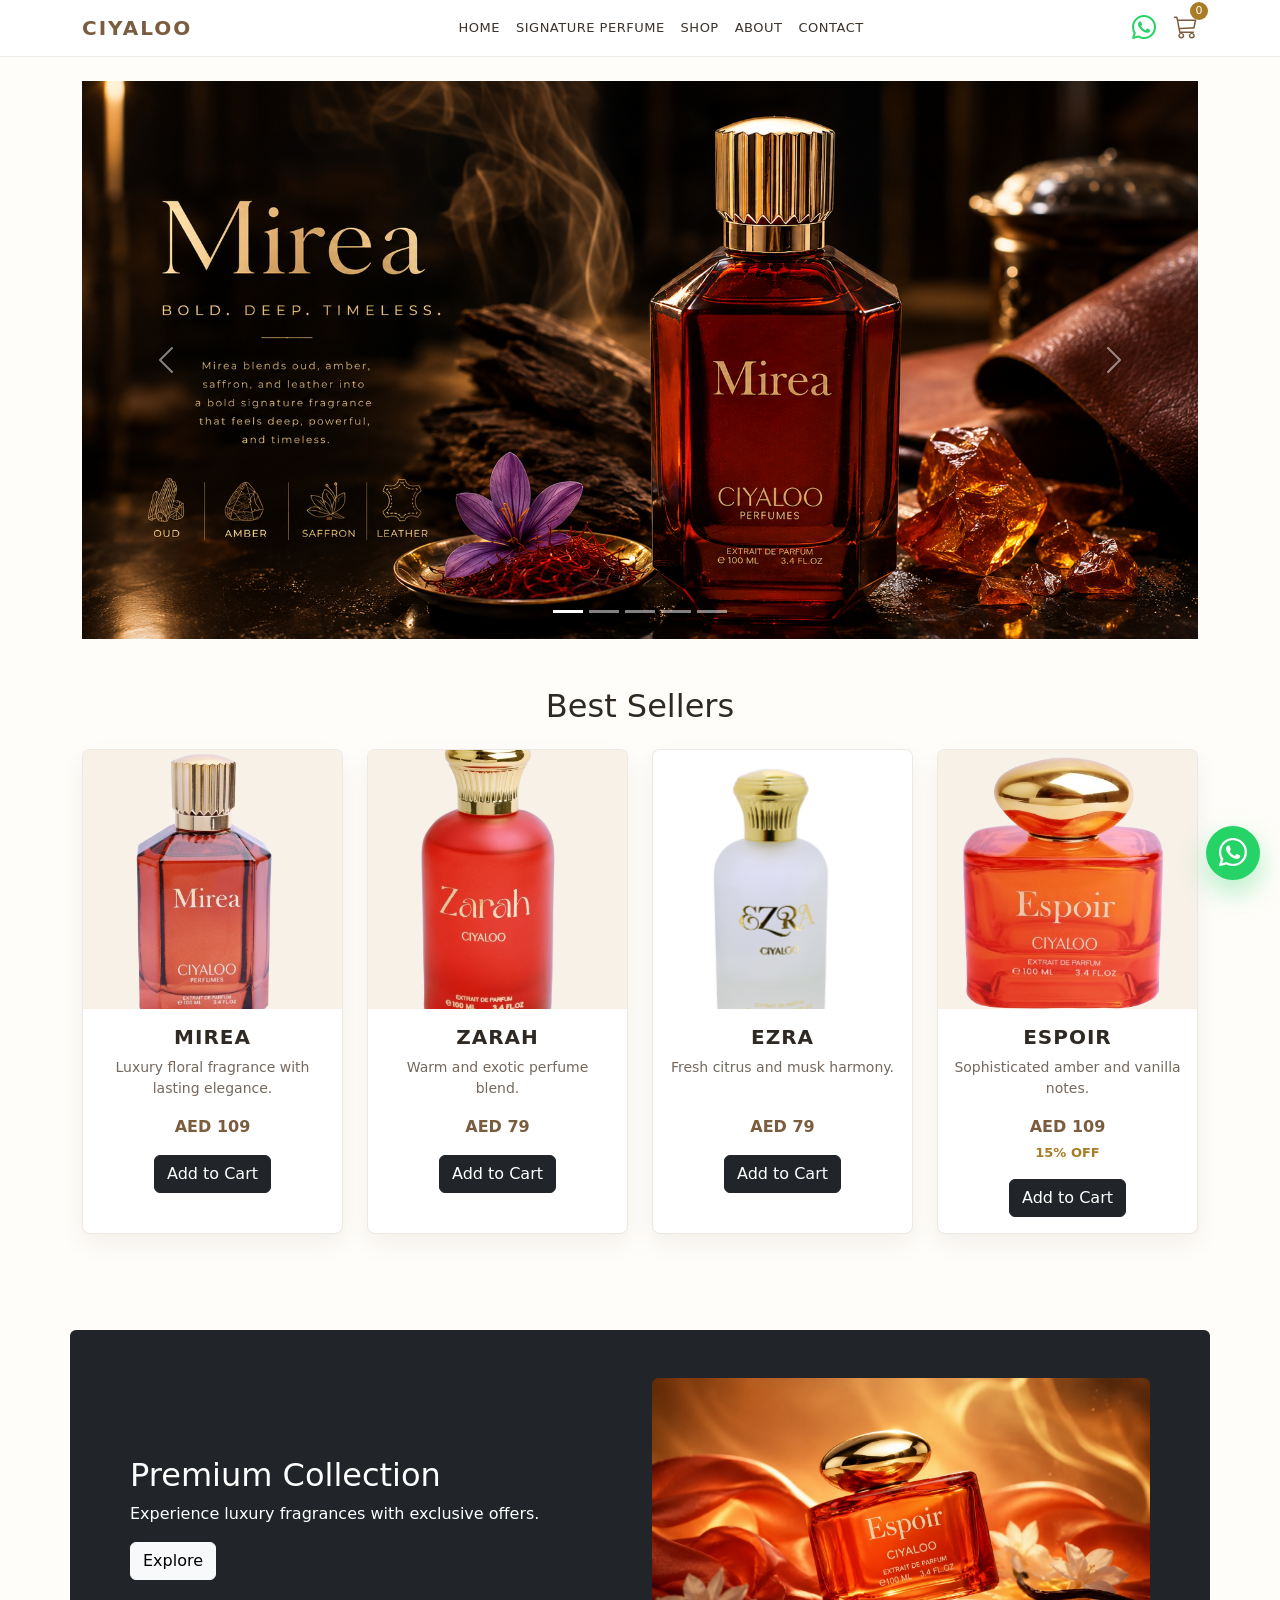
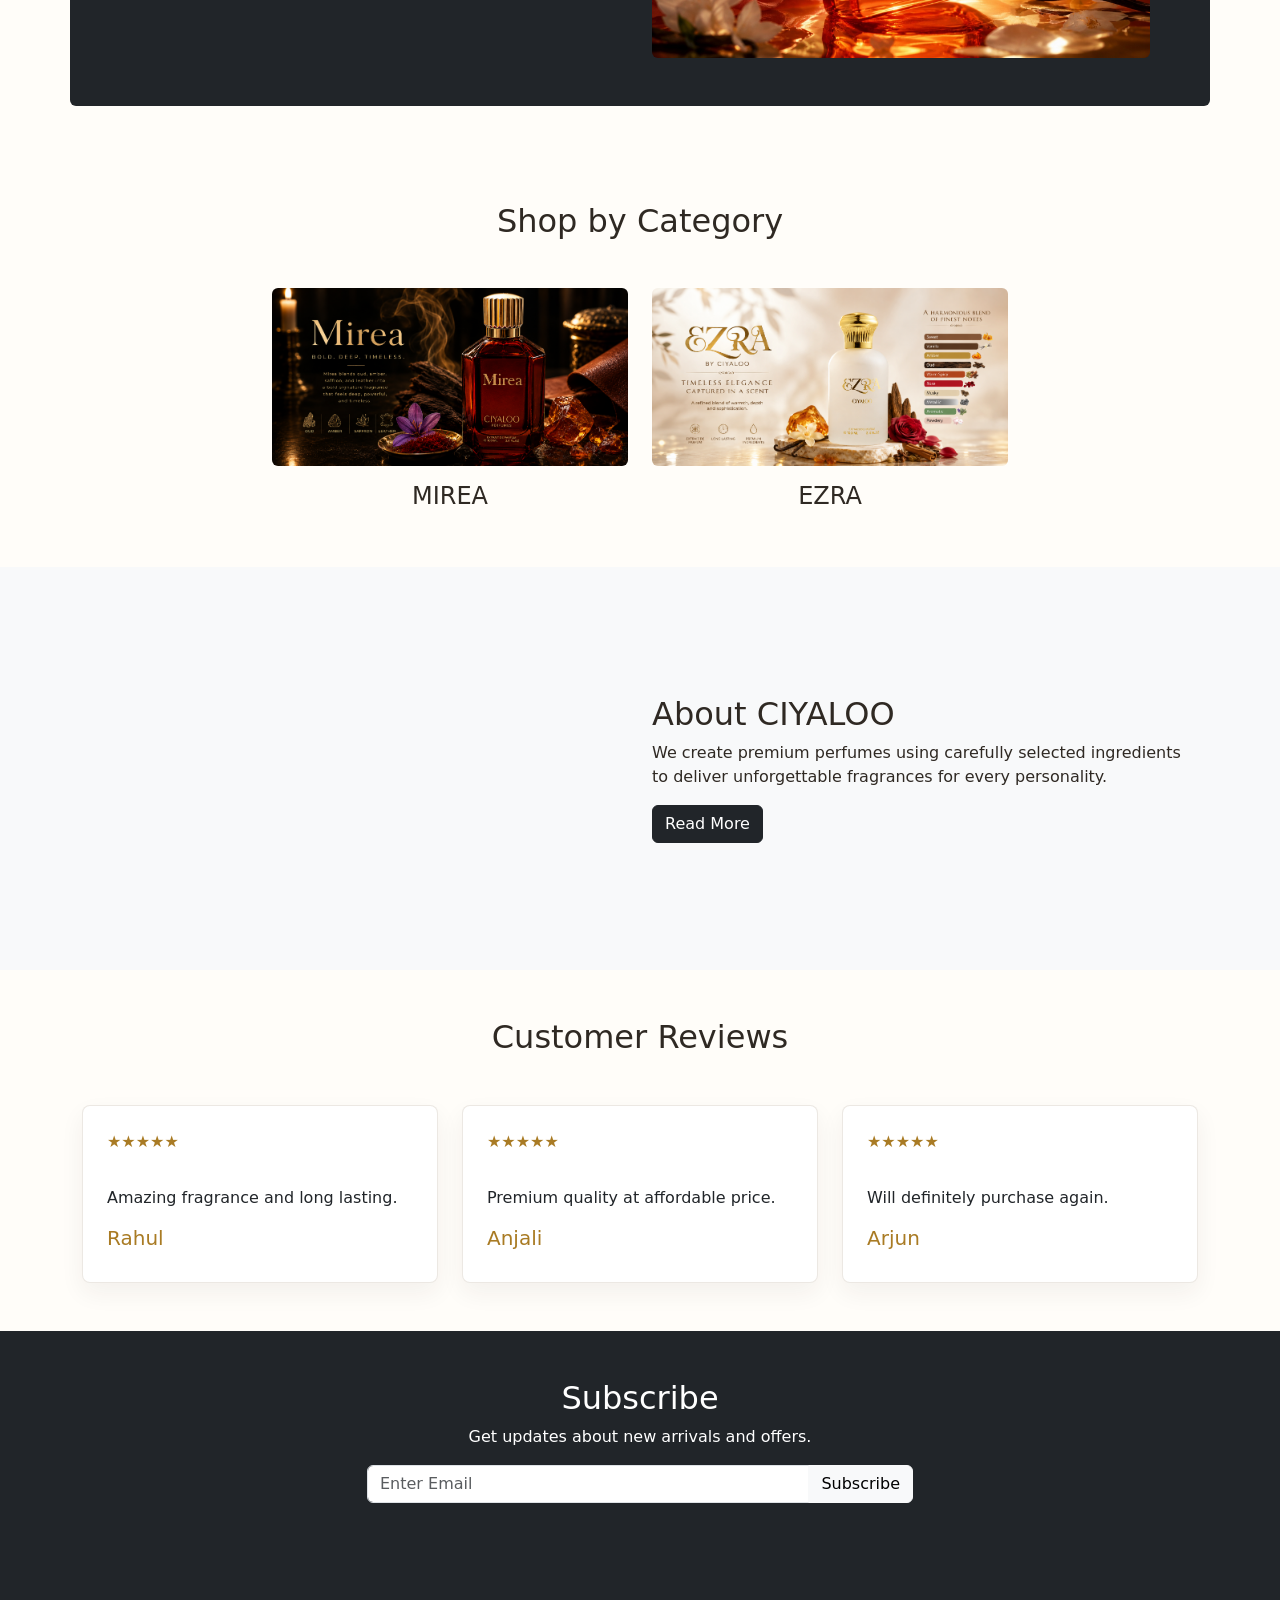
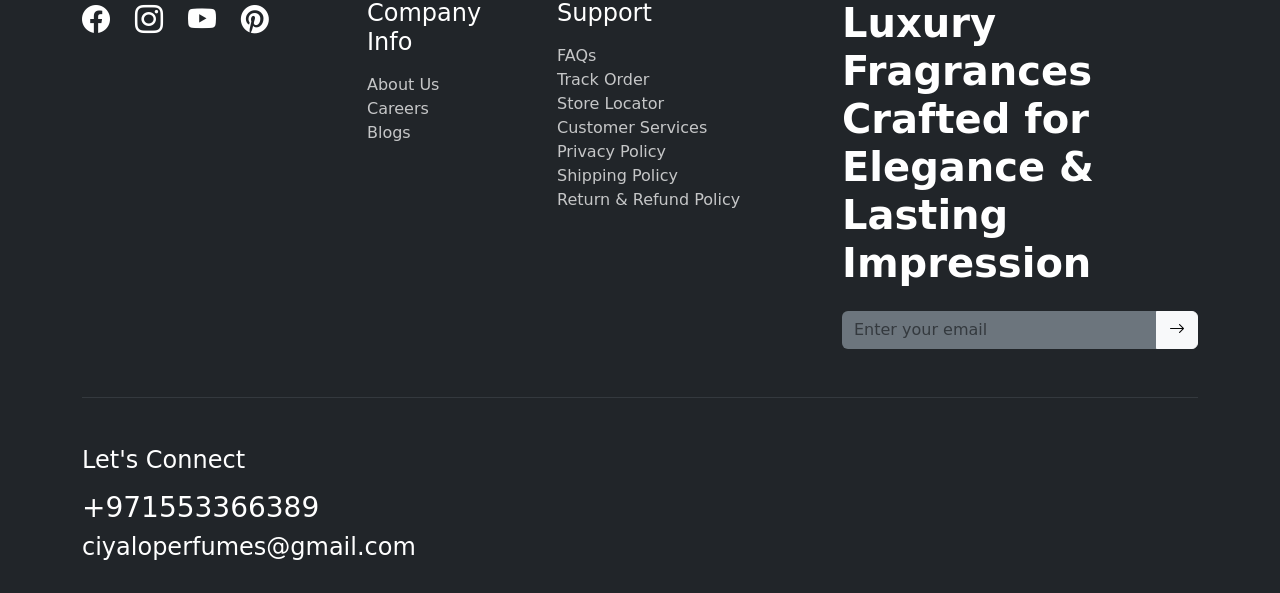
<file: index.html>
<!doctype html>
<html lang="en">
  <head>
    <meta charset="UTF-8" />
    <meta name="viewport" content="width=device-width, initial-scale=1.0" />
    <meta
      name="description"
      content="Discover premium perfumes in Dubai at CIYALOO. Explore luxury fragrances, signature scents, and elegant perfume collections designed for Dubai and UAE customers."
    />
    <meta name="robots" content="index, follow" />
    <title>CIYALOO | Premium Perfumes in Dubai</title>
    <link rel="canonical" href="https://ciyaloo.com/" />
    <meta property="og:title" content="CIYALOO | Premium Perfumes in Dubai" />
    <meta
      property="og:description"
      content="Luxury perfumes and signature fragrances for Dubai and UAE. Explore premium scents from CIYALOO."
    />
    <meta property="og:type" content="website" />
    <meta property="og:url" content="https://ciyaloo.com/" />
    <meta property="og:image" content="https://ciyaloo.com/mirea.png" />
    <meta property="og:site_name" content="CIYALOO" />
    <meta name="twitter:card" content="summary_large_image" />
    <meta name="twitter:title" content="CIYALOO | Premium Perfumes in Dubai" />
    <meta
      name="twitter:description"
      content="Luxury perfume shop Dubai with premium fragrances, signature scents, and elegant collections for UAE customers."
    />
    <meta name="twitter:image" content="https://ciyaloo.com/mirea.png" />
    <link rel="icon" href="favicon.ico" />
    <link
      href="https://cdn.jsdelivr.net/npm/bootstrap@5.3.3/dist/css/bootstrap.min.css"
      rel="stylesheet"
    />
    <link rel="stylesheet" href="style.css" />
    <link
      rel="stylesheet"
      href="https://cdn.jsdelivr.net/npm/bootstrap-icons@1.11.3/font/bootstrap-icons.min.css"
    />
  </head>
  <body>
    <!-- Navbar -->
    <nav class="navbar navbar-expand-lg bg-white">
      <div class="container">
        <a class="navbar-brand" href="index.html">CIYALOO</a>
        <button
          class="navbar-toggler"
          data-bs-toggle="collapse"
          data-bs-target="#menu"
          aria-controls="menu"
          aria-expanded="false"
          aria-label="Toggle navigation"
        >
          <span class="navbar-toggler-icon"></span>
        </button>
        <div class="collapse navbar-collapse" id="menu">
          <ul class="navbar-nav mx-auto">
            <li class="nav-item">
              <a class="nav-link" href="index.html">HOME</a>
            </li>
            <li class="nav-item">
              <a class="nav-link" href="signature.html">SIGNATURE PERFUME</a>
            </li>
            <li class="nav-item">
              <a class="nav-link" href="shop.html">SHOP</a>
            </li>
            <li class="nav-item">
              <a class="nav-link" href="about.html">ABOUT</a>
            </li>
            <li class="nav-item">
              <a class="nav-link" href="contact.html">CONTACT</a>
            </li>
          </ul>
          <div class="nav-icons">
            <a
              href="https://wa.me/971553366389?text=Hello%20I%20would%20like%20to%20know%20more."
              target="_blank"
              rel="noopener noreferrer"
              class="cart-link"
              aria-label="WhatsApp"
              style="margin-left: 18px; color: #25d366; text-decoration: none"
            >
              <i class="bi bi-whatsapp" style="font-size: 24px"></i>
            </a>
            <a href="cart.html" class="cart-link" aria-label="Cart">
              <i class="bi bi-cart3"></i>
              <span class="cart-badge">0</span>
            </a>
          </div>
        </div>
      </div>
    </nav>

    <!-- Hero Carousel -->
    <h1 class="visually-hidden">
      Premium perfumes and luxury fragrances in Dubai
    </h1>
    <section class="container mt-4">
      <div
        id="carouselExampleIndicators"
        class="carousel slide"
        data-bs-ride="carousel"
      >
        <div class="carousel-indicators">
          <button
            type="button"
            data-bs-target="#carouselExampleIndicators"
            data-bs-slide-to="0"
            class="active"
            aria-current="true"
            aria-label="Slide 1"
          ></button>
          <button
            type="button"
            data-bs-target="#carouselExampleIndicators"
            data-bs-slide-to="1"
            aria-label="Slide 2"
          ></button>
          <button
            type="button"
            data-bs-target="#carouselExampleIndicators"
            data-bs-slide-to="2"
            aria-label="Slide 3"
          ></button>
          <button
            type="button"
            data-bs-target="#carouselExampleIndicators"
            data-bs-slide-to="3"
            aria-label="Slide 4"
          ></button>
          <button
            type="button"
            data-bs-target="#carouselExampleIndicators"
            data-bs-slide-to="4"
            aria-label="Slide 5"
          ></button>
        </div>
        <div class="carousel-inner">
          <div class="carousel-item active">
            <img
              src="mireabanner.png"
              class="d-block w-100"
              alt="MIREA perfume banner"
            />
          </div>
          <div class="carousel-item">
            <img
              src="bannerone.jpeg"
              class="d-block w-100"
              alt="CIYALOO perfume banner 1"
            />
          </div>
          <div class="carousel-item">
            <img
              src="bannertwo.png"
              class="d-block w-100"
              alt="CIYALOO perfume banner 2"
            />
          </div>
          <div class="carousel-item">
            <img
              src="bannerthree.jpeg"
              class="d-block w-100"
              alt="CIYALOO perfume banner 3"
            />
          </div>
          <div class="carousel-item">
            <img
              src="banner3.jpeg"
              class="d-block w-100"
              alt="CIYALOO perfume banner 4"
            />
          </div>
        </div>
        <button
          class="carousel-control-prev"
          type="button"
          data-bs-target="#carouselExampleIndicators"
          data-bs-slide="prev"
        >
          <span class="carousel-control-prev-icon" aria-hidden="true"></span>
          <span class="visually-hidden">Previous</span>
        </button>
        <button
          class="carousel-control-next"
          type="button"
          data-bs-target="#carouselExampleIndicators"
          data-bs-slide="next"
        >
          <span class="carousel-control-next-icon" aria-hidden="true"></span>
          <span class="visually-hidden">Next</span>
        </button>
      </div>
    </section>

    <!-- Best Sellers -->
    <section class="container py-5">
      <h2 class="text-center mb-4">Best Sellers</h2>
      <div
        class="row g-4"
        data-product-grid
        data-column-class="col-md-3"
        data-limit="4"
      ></div>
    </section>

    <!-- Promotional Banner -->
    <section class="container py-5">
      <div class="row bg-dark text-white rounded align-items-center p-4 p-md-5">
        <div class="col-lg-6 mb-3 mb-lg-0">
          <h2>Premium Collection</h2>
          <p>Experience luxury fragrances with exclusive offers.</p>
          <a href="shop.html" class="btn btn-light">Explore</a>
        </div>
        <div class="col-lg-6">
          <img
            src="bannerone.jpeg"
            class="img-fluid rounded"
            alt="Premium perfume collection banner for luxury fragrances in Dubai"
            loading="lazy"
            decoding="async"
          />
        </div>
      </div>
    </section>

    <!-- Shop Category -->
    <section class="container py-5">
      <h2 class="text-center mb-5">Shop by Category</h2>
      <div class="row g-4 justify-content-center">
        <div class="col-md-4 col-6">
          <div class="text-center">
            <img
              src="MIREA01.png"
              class="img-fluid rounded"
              alt="MIREA perfume category"
              loading="lazy"
            />
            <h4 class="mt-3">MIREA</h4>
          </div>
        </div>
        <div class="col-md-4 col-6">
          <div class="text-center">
            <img
              src="ezrabanner.png"
              class="img-fluid rounded"
              alt="EZRA perfume category"
              loading="lazy"
            />
            <h4 class="mt-3">EZRA</h4>
          </div>
        </div>
      </div>
    </section>

    <!-- About -->
    <section class="bg-light py-5">
      <div class="container">
        <div class="row align-items-center">
          <div class="col-lg-6 mb-4 mb-lg-0">
            <img
              src="aboutus.png"
              class="img-fluid rounded"
              alt="CIYALOO luxury perfume collection and premium fragrance brand"
              loading="lazy"
              decoding="async"
            />
          </div>
          <div class="col-lg-6">
            <h2>About CIYALOO</h2>
            <p>
              We create premium perfumes using carefully selected ingredients to
              deliver unforgettable fragrances for every personality.
            </p>
            <a href="about.html" class="btn btn-dark">Read More</a>
          </div>
        </div>
      </div>
    </section>

    <!-- Reviews -->
    <section class="container py-5">
      <h2 class="text-center mb-5">Customer Reviews</h2>
      <div class="row g-4">
        <div class="col-md-4">
          <div class="card p-4 h-100">
            <p class="stars" aria-label="5 stars">★★★★★</p>
            <p class="mt-3">Amazing fragrance and long lasting.</p>
            <h5 class="review-author">Rahul</h5>
          </div>
        </div>
        <div class="col-md-4">
          <div class="card p-4 h-100">
            <p class="stars" aria-label="5 stars">★★★★★</p>
            <p class="mt-3">Premium quality at affordable price.</p>
            <h5 class="review-author">Anjali</h5>
          </div>
        </div>
        <div class="col-md-4">
          <div class="card p-4 h-100">
            <p class="stars" aria-label="5 stars">★★★★★</p>
            <p class="mt-3">Will definitely purchase again.</p>
            <h5 class="review-author">Arjun</h5>
          </div>
        </div>
      </div>
    </section>

    <!-- Newsletter -->
    <section class="bg-dark text-white py-5">
      <div class="container text-center">
        <h2>Subscribe</h2>
        <p>Get updates about new arrivals and offers.</p>
        <div class="row justify-content-center">
          <div class="col-md-6">
            <div class="input-group">
              <input
                type="email"
                class="form-control"
                placeholder="Enter Email"
                aria-label="Email for newsletter"
              />
              <button class="btn btn-light" type="button">Subscribe</button>
            </div>
          </div>
        </div>
      </div>
    </section>

    <!-- Footer -->
    <footer class="bg-dark text-white pt-5 pb-4">
      <div class="container">
        <div class="row">
          <div class="col-lg-3 mb-4">
            <div class="fs-3">
              <i class="bi bi-facebook me-3"></i>
              <i class="bi bi-instagram me-3"></i>
              <i class="bi bi-youtube me-3"></i>
              <i class="bi bi-pinterest"></i>
            </div>
          </div>

          <div class="col-lg-2 mb-4">
            <h4 class="mb-3">Company Info</h4>
            <ul class="list-unstyled">
              <li><a href="about.html" class="footer-link">About Us</a></li>
              <li><a href="#" class="footer-link">Careers</a></li>
              <li><a href="#" class="footer-link">Blogs</a></li>
            </ul>
          </div>

          <div class="col-lg-3 mb-4">
            <h4 class="mb-3">Support</h4>
            <ul class="list-unstyled">
              <li><a href="#" class="footer-link">FAQs</a></li>
              <li><a href="#" class="footer-link">Track Order</a></li>
              <li><a href="#" class="footer-link">Store Locator</a></li>
              <li><a href="#" class="footer-link">Customer Services</a></li>
              <li><a href="#" class="footer-link">Privacy Policy</a></li>
              <li><a href="#" class="footer-link">Shipping Policy</a></li>
              <li>
                <a href="#" class="footer-link">Return & Refund Policy</a>
              </li>
            </ul>
          </div>

          <div class="col-lg-4">
            <h1 class="fw-bold mb-4">
              Luxury Fragrances<br />Crafted for Elegance & Lasting Impression
            </h1>
            <div class="input-group">
              <input
                type="email"
                class="form-control bg-secondary border-0 text-white"
                placeholder="Enter your email"
              />
              <button class="btn btn-light">
                <i class="bi bi-arrow-right"></i>
              </button>
            </div>
          </div>
        </div>

        <hr class="border-secondary my-5" />
        <div class="row">
          <div class="col-lg-6">
            <h4>Let's Connect</h4>
            <h3 class="mt-3">+971553366389</h3>
            <h4>ciyaloperfumes@gmail.com</h4>
          </div>
        </div>
      </div>
    </footer>
    <!-- Floating WhatsApp Button -->
    <a
      href="https://wa.me/971553366389?text=Hello%20I%20would%20like%20to%20know%20more."
      target="_blank"
      rel="noopener noreferrer"
      class="whatsapp-float"
      aria-label="Chat on WhatsApp"
    >
      <i class="bi bi-whatsapp"></i>
    </a>

    <script src="https://cdn.jsdelivr.net/npm/bootstrap@5.3.3/dist/js/bootstrap.bundle.min.js"></script>
    <script src="cart.js"></script>
    <script src="product-store.js"></script>
  </body>
</html>
</file>
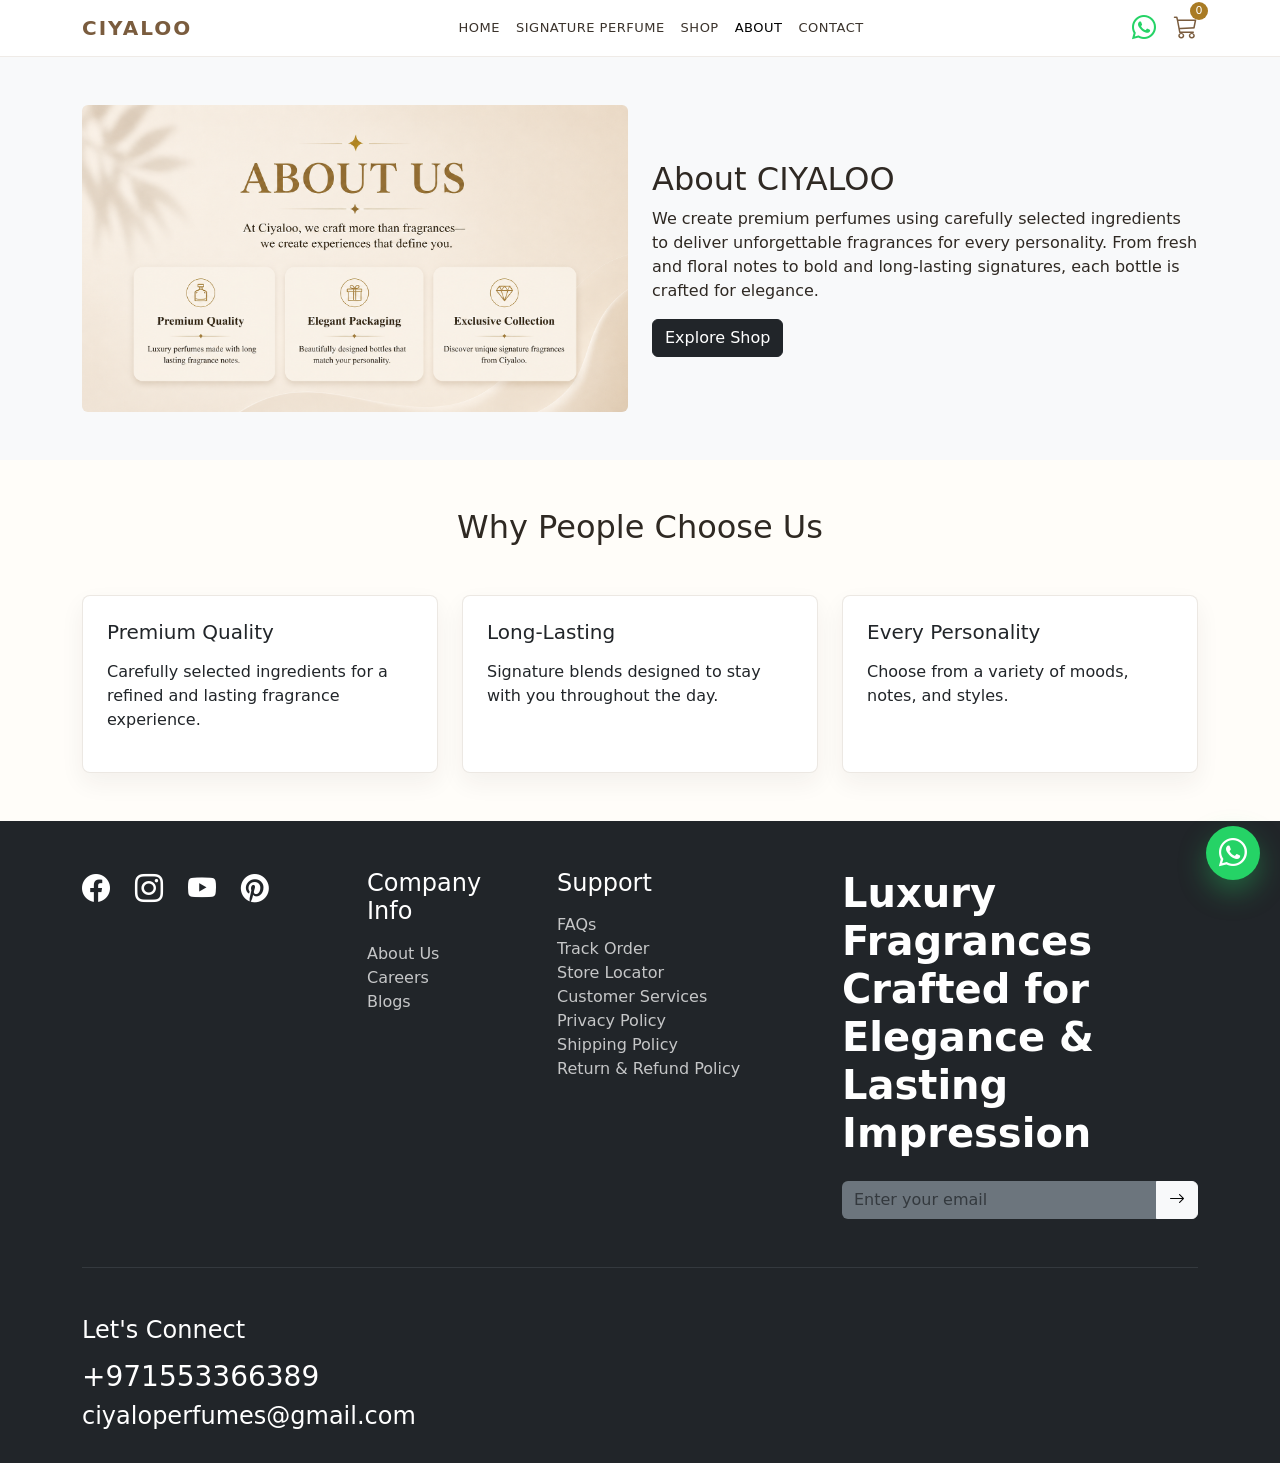
<file: about.html>
<!doctype html>
<html lang="en">
  <head>
    <meta charset="UTF-8" />
    <meta name="viewport" content="width=device-width, initial-scale=1.0" />
    <meta
      name="description"
      content="Learn about CIYALOO and our premium perfume collections created for fragrance lovers in Dubai and the UAE."
    />
    <meta name="robots" content="index, follow" />
    <title>About CIYALOO | Luxury Perfumes in Dubai</title>
    <link rel="canonical" href="https://ciyaloo.com/about.html" />
    <meta
      property="og:title"
      content="About CIYALOO | Luxury Perfumes in Dubai"
    />
    <meta
      property="og:description"
      content="Discover CIYALOO and explore premium fragrances designed for Dubai and UAE customers."
    />
    <meta property="og:type" content="website" />
    <meta property="og:url" content="https://ciyaloo.com/about.html" />
    <meta property="og:image" content="https://ciyaloo.com/aboutus.png" />
    <meta property="og:site_name" content="CIYALOO" />
    <meta name="twitter:card" content="summary_large_image" />
    <meta
      name="twitter:title"
      content="About CIYALOO | Luxury Perfumes in Dubai"
    />
    <meta
      name="twitter:description"
      content="Learn more about CIYALOO and our premium fragrance collections in Dubai."
    />
    <meta name="twitter:image" content="https://ciyaloo.com/aboutus.png" />

    <link
      href="https://cdn.jsdelivr.net/npm/bootstrap@5.3.3/dist/css/bootstrap.min.css"
      rel="stylesheet"
    />
    <link rel="stylesheet" href="css/style.css" />
    <link
      rel="stylesheet"
      href="https://cdn.jsdelivr.net/npm/bootstrap-icons@1.11.3/font/bootstrap-icons.min.css"
    />
  </head>
  <body>
    <nav class="navbar navbar-expand-lg bg-white">
      <div class="container">
        <a class="navbar-brand" href="index.html">CIYALOO</a>

        <button
          class="navbar-toggler"
          data-bs-toggle="collapse"
          data-bs-target="#menu"
          aria-controls="menu"
          aria-expanded="false"
          aria-label="Toggle navigation"
        >
          <span class="navbar-toggler-icon"></span>
        </button>

        <div class="collapse navbar-collapse" id="menu">
          <ul class="navbar-nav mx-auto">
            <li class="nav-item">
              <a class="nav-link" href="index.html">HOME</a>
            </li>
            <li class="nav-item">
              <a class="nav-link" href="signature.html">SIGNATURE PERFUME</a>
            </li>
            <li class="nav-item">
              <a class="nav-link" href="shop.html">SHOP</a>
            </li>
            <li class="nav-item">
              <a class="nav-link active" href="about.html">ABOUT</a>
            </li>
            <li class="nav-item">
              <a class="nav-link" href="contact.html">CONTACT</a>
            </li>
          </ul>

          <div class="nav-icons">
            <a
              href="https://wa.me/971553366389?text=Hello%20I%20would%20like%20to%20know%20more."
              target="_blank"
              rel="noopener noreferrer"
              class="cart-link"
              aria-label="WhatsApp"
              style="margin-left: 18px; color: #25d366; text-decoration: none"
            >
              <i class="bi bi-whatsapp" style="font-size: 24px"></i>
            </a>
            <a href="cart.html" class="cart-link" aria-label="Cart">
              <i class="bi bi-cart3"></i>
              <span class="cart-badge">0</span>
            </a>
          </div>
        </div>
      </div>
    </nav>

    <section class="bg-light py-5">
      <div class="container">
        <div class="row align-items-center">
          <div class="col-lg-6 mb-4 mb-lg-0">
            <h1 class="visually-hidden">About CIYALOO premium perfumes</h1>
            <img
              src="aboutus.png"
              class="img-fluid rounded"
              alt="About CIYALOO premium perfume brand in Dubai"
              loading="lazy"
              decoding="async"
            />
          </div>
          <div class="col-lg-6">
            <h2>About CIYALOO</h2>
            <p>
              We create premium perfumes using carefully selected ingredients to
              deliver unforgettable fragrances for every personality. From fresh
              and floral notes to bold and long-lasting signatures, each bottle
              is crafted for elegance.
            </p>
            <a href="shop.html" class="btn btn-dark">Explore Shop</a>
          </div>
        </div>
      </div>
    </section>

    <section class="container py-5">
      <h2 class="text-center mb-5">Why People Choose Us</h2>
      <div class="row g-4">
        <div class="col-md-4">
          <div class="card p-4 h-100">
            <h5>Premium Quality</h5>
            <p class="mt-2">
              Carefully selected ingredients for a refined and lasting fragrance
              experience.
            </p>
          </div>
        </div>
        <div class="col-md-4">
          <div class="card p-4 h-100">
            <h5>Long-Lasting</h5>
            <p class="mt-2">
              Signature blends designed to stay with you throughout the day.
            </p>
          </div>
        </div>
        <div class="col-md-4">
          <div class="card p-4 h-100">
            <h5>Every Personality</h5>
            <p class="mt-2">
              Choose from a variety of moods, notes, and styles.
            </p>
          </div>
        </div>
      </div>
    </section>

    <footer class="bg-dark text-white pt-5 pb-4">
      <div class="container">
        <div class="row">
          <div class="col-lg-3 mb-4">
            <div class="fs-3">
              <i class="bi bi-facebook me-3"></i>
              <i class="bi bi-instagram me-3"></i>
              <i class="bi bi-youtube me-3"></i>
              <i class="bi bi-pinterest"></i>
            </div>
          </div>

          <div class="col-lg-2 mb-4">
            <h4 class="mb-3">Company Info</h4>
            <ul class="list-unstyled">
              <li><a href="about.html" class="footer-link">About Us</a></li>
              <li><a href="#" class="footer-link">Careers</a></li>
              <li><a href="#" class="footer-link">Blogs</a></li>
            </ul>
          </div>

          <div class="col-lg-3 mb-4">
            <h4 class="mb-3">Support</h4>
            <ul class="list-unstyled">
              <li><a href="#" class="footer-link">FAQs</a></li>
              <li><a href="#" class="footer-link">Track Order</a></li>
              <li><a href="#" class="footer-link">Store Locator</a></li>
              <li><a href="#" class="footer-link">Customer Services</a></li>
              <li><a href="#" class="footer-link">Privacy Policy</a></li>
              <li><a href="#" class="footer-link">Shipping Policy</a></li>
              <li>
                <a href="#" class="footer-link">Return & Refund Policy</a>
              </li>
            </ul>
          </div>

          <div class="col-lg-4">
            <h1 class="fw-bold mb-4">
              Luxury Fragrances<br />Crafted for Elegance & Lasting Impression
            </h1>
            <div class="input-group">
              <input
                type="email"
                class="form-control bg-secondary border-0 text-white"
                placeholder="Enter your email"
              />
              <button class="btn btn-light">
                <i class="bi bi-arrow-right"></i>
              </button>
            </div>
          </div>
        </div>

        <hr class="border-secondary my-5" />
        <div class="row">
          <div class="col-lg-6">
            <h4>Let's Connect</h4>
            <h3 class="mt-3">+971553366389</h3>
            <h4>ciyaloperfumes@gmail.com</h4>
          </div>
        </div>
      </div>
    </footer>

    <script src="https://cdn.jsdelivr.net/npm/bootstrap@5.3.3/dist/js/bootstrap.bundle.min.js"></script>
    <script src="cart.js"></script>
    <!-- Floating WhatsApp Button -->
    <a
      href="https://wa.me/971553366389?text=Hello%20I%20would%20like%20to%20know%20more."
      target="_blank"
      rel="noopener noreferrer"
      class="whatsapp-float"
      aria-label="Chat on WhatsApp"
    >
      <i class="bi bi-whatsapp"></i>
    </a>
  </body>
</html>
</file>
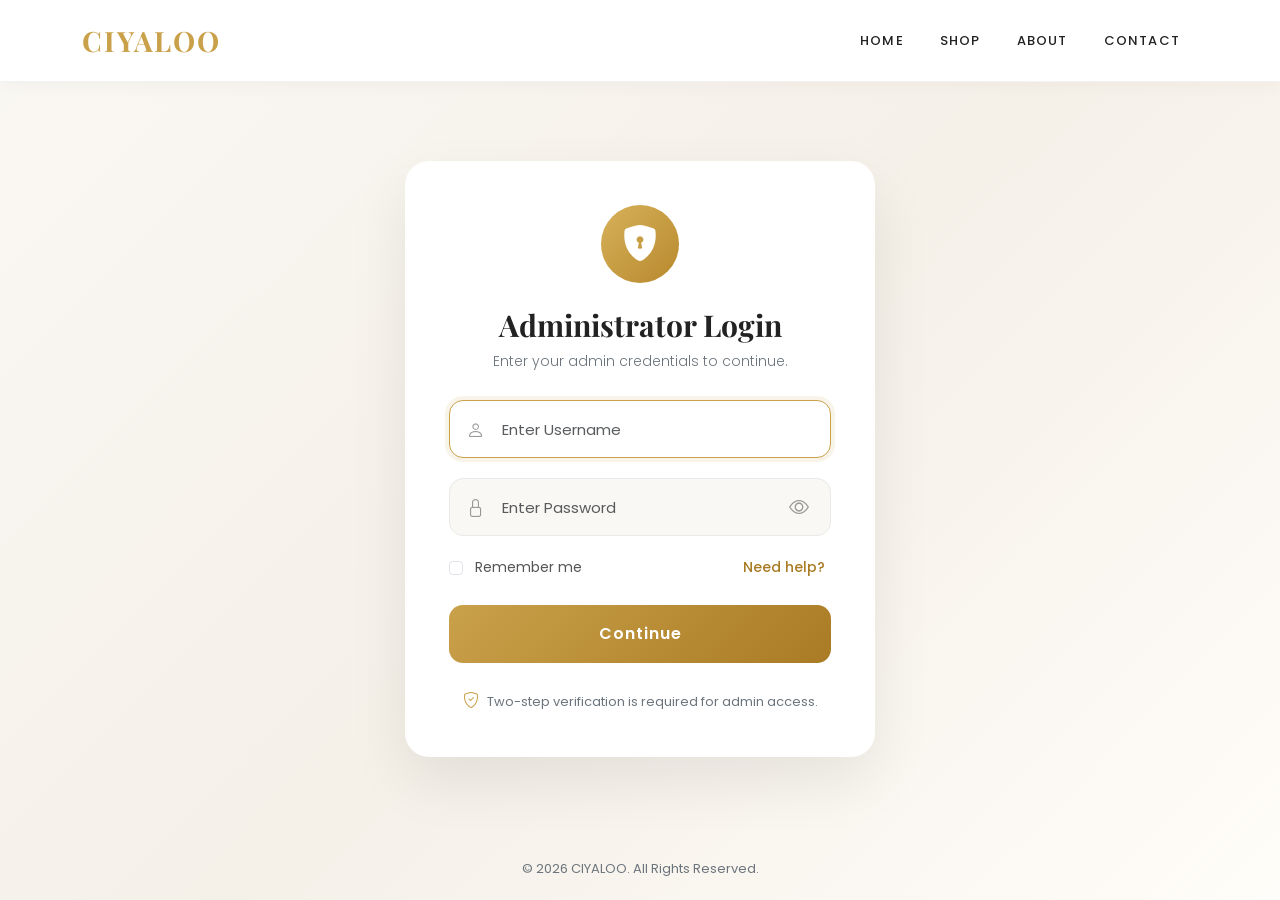
<file: admin-login.html>
<!doctype html>
<html lang="en">
  <head>
    <meta charset="UTF-8" />
    <meta name="viewport" content="width=device-width, initial-scale=1.0" />
    <meta name="robots" content="noindex, nofollow" />
    <title>Admin Login - CIYALOO</title>
    <meta name="description" content="CIYALOO administrator login portal." />
    <link rel="canonical" href="https://ciyaloo.com/admin-login.html" />

    <link
      href="https://cdn.jsdelivr.net/npm/bootstrap@5.3.3/dist/css/bootstrap.min.css"
      rel="stylesheet"
    />
    <link
      rel="stylesheet"
      href="https://cdn.jsdelivr.net/npm/bootstrap-icons@1.11.3/font/bootstrap-icons.min.css"
    />
    <link rel="preconnect" href="https://fonts.googleapis.com" />
    <link rel="preconnect" href="https://fonts.gstatic.com" crossorigin />
    <link
      href="https://fonts.googleapis.com/css2?family=Playfair+Display:wght@500;600;700&family=Poppins:wght@300;400;500;600&display=swap"
      rel="stylesheet"
    />
    <link rel="icon" href="favicon.ico" />

    <style>
      *,
      *::before,
      *::after {
        box-sizing: border-box;
      }
      body {
        margin: 0;
        min-height: 100vh;
        display: flex;
        flex-direction: column;
        background: linear-gradient(
          135deg,
          #faf8f4 0%,
          #f5f0e8 52%,
          #fffdf9 100%
        );
        color: #222;
        font-family: "Poppins", sans-serif;
      }
      .admin-navbar {
        position: sticky;
        top: 0;
        z-index: 10;
        min-height: 82px;
        background: #fff;
        border-bottom: 1px solid rgba(0, 0, 0, 0.05);
        box-shadow: 0 2px 20px rgba(0, 0, 0, 0.04);
      }
      .navbar-brand {
        color: #c9a14a;
        font-family: "Playfair Display", serif;
        font-size: 28px;
        font-weight: 700;
        letter-spacing: 2px;
      }
      .navbar-brand:hover {
        color: #a97b24;
      }
      .admin-navbar .nav-link {
        color: #222 !important;
        font-size: 13px;
        font-weight: 500;
        letter-spacing: 1.2px;
        padding: 8px 18px !important;
        text-transform: uppercase;
      }
      .admin-main {
        flex: 1;
        display: grid;
        place-items: center;
        padding: 48px 20px;
      }
      .login-card {
        width: 100%;
        max-width: 470px;
        padding: 44px;
        border-radius: 24px;
        background: #fff;
        box-shadow: 0 25px 60px rgba(0, 0, 0, 0.08);
      }
      .login-icon-wrap {
        text-align: center;
        margin-bottom: 24px;
      }
      .login-icon-circle {
        display: inline-flex;
        align-items: center;
        justify-content: center;
        width: 78px;
        height: 78px;
        border-radius: 50%;
        background: linear-gradient(135deg, #d6b15a, #b8892d);
        color: #fff;
        font-size: 36px;
      }
      .login-heading {
        margin: 0 0 8px;
        color: #222;
        font-family: "Playfair Display", serif;
        font-size: 30px;
        font-weight: 700;
        line-height: 1.2;
        text-align: center;
      }
      .login-subtext {
        margin: 0 0 28px;
        color: #6c757d;
        font-size: 14px;
        font-weight: 300;
        text-align: center;
      }
      .alert-box {
        display: none;
        margin-bottom: 20px;
        padding: 14px 18px;
        border-radius: 12px;
        font-size: 14px;
        text-align: center;
      }
      .alert-box.show {
        display: block;
      }
      .alert-box.danger {
        background: #fff0f0;
        border: 1px solid #ffd6d6;
        color: #b02a37;
      }
      .alert-box.success {
        background: #eaf6ec;
        border: 1px solid #c6e9cf;
        color: #1e7b3e;
      }
      .form-group {
        margin-bottom: 20px;
      }
      .input-wrapper {
        position: relative;
      }
      .input-icon {
        position: absolute;
        top: 50%;
        left: 18px;
        transform: translateY(-50%);
        color: #999;
        font-size: 18px;
        pointer-events: none;
      }
      .form-control {
        width: 100%;
        height: 58px;
        padding: 0 52px;
        border: 1.5px solid #e9e9e9;
        border-radius: 14px;
        background: #faf8f4;
        box-shadow: none;
        color: #222;
        font-size: 15px;
      }
      .form-control:focus {
        border-color: #c9a14a;
        background: #fff;
        box-shadow: 0 0 0 4px rgba(201, 161, 74, 0.12);
      }
      .password-toggle {
        position: absolute;
        top: 50%;
        right: 14px;
        transform: translateY(-50%);
        padding: 8px;
        border: 0;
        background: transparent;
        color: #999;
        font-size: 20px;
        cursor: pointer;
      }
      .login-options {
        display: flex;
        justify-content: space-between;
        align-items: center;
        gap: 12px;
        margin: 4px 0 26px;
        color: #555;
        font-size: 14px;
      }
      .forgot-link,
      .text-link {
        border: 0;
        background: transparent;
        color: #a97b24;
        font: inherit;
        font-weight: 500;
        text-decoration: none;
        cursor: pointer;
      }
      .login-btn {
        width: 100%;
        height: 58px;
        border: 0;
        border-radius: 14px;
        background: linear-gradient(135deg, #c9a14a, #a97b24);
        color: #fff;
        cursor: pointer;
        display: inline-flex;
        align-items: center;
        justify-content: center;
        gap: 10px;
        font-size: 16px;
        font-weight: 600;
        letter-spacing: 1px;
        transition:
          transform 0.3s ease,
          box-shadow 0.3s ease;
      }
      .login-btn:hover:not(:disabled) {
        transform: translateY(-2px);
        box-shadow: 0 8px 25px rgba(201, 161, 74, 0.35);
      }
      .login-btn:disabled {
        cursor: not-allowed;
        opacity: 0.72;
      }
      .login-btn .spinner-border {
        display: none;
        width: 22px;
        height: 22px;
        border-width: 2.5px;
      }
      .login-btn.loading .spinner-border {
        display: inline-block;
      }
      .login-btn.loading .btn-text {
        display: none;
      }
      .verification-panel {
        display: none;
      }
      .verification-panel.active {
        display: block;
      }
      .credential-panel.hidden {
        display: none;
      }
      .code-hint {
        margin-bottom: 20px;
        padding: 14px 16px;
        border: 1px dashed #c9a14a;
        border-radius: 12px;
        background: #fffaf0;
        color: #5d472f;
        font-size: 14px;
        text-align: center;
      }
      .code-value {
        display: block;
        margin-top: 6px;
        color: #222;
        font-size: 24px;
        font-weight: 700;
        letter-spacing: 4px;
      }
      .step-actions {
        display: flex;
        align-items: center;
        justify-content: space-between;
        gap: 16px;
        margin-top: 16px;
      }
      .security-notice {
        display: flex;
        align-items: center;
        justify-content: center;
        gap: 8px;
        margin-top: 26px;
        color: #6c757d;
        font-size: 13px;
        text-align: center;
      }
      .security-notice i {
        color: #c9a14a;
        font-size: 16px;
      }
      .admin-footer {
        padding: 22px 20px;
        color: #6c757d;
        font-size: 13px;
        text-align: center;
      }
      @media (max-width: 576px) {
        .login-card {
          padding: 32px 24px;
          border-radius: 20px;
        }
        .login-heading {
          font-size: 24px;
        }
        .form-control,
        .login-btn {
          height: 52px;
        }
      }
    </style>
  </head>
  <body>
    <nav
      class="navbar navbar-expand-lg admin-navbar"
      aria-label="Main navigation"
    >
      <div class="container">
        <a class="navbar-brand" href="index.html">CIYALOO</a>
        <button
          class="navbar-toggler d-lg-none"
          type="button"
          data-bs-toggle="collapse"
          data-bs-target="#adminNav"
          aria-controls="adminNav"
          aria-expanded="false"
          aria-label="Toggle navigation"
        >
          <i class="bi bi-list" style="font-size: 28px; color: #222"></i>
        </button>
        <div class="collapse navbar-collapse" id="adminNav">
          <ul class="navbar-nav ms-auto">
            <li class="nav-item">
              <a class="nav-link" href="index.html">Home</a>
            </li>
            <li class="nav-item">
              <a class="nav-link" href="shop.html">Shop</a>
            </li>
            <li class="nav-item">
              <a class="nav-link" href="about.html">About</a>
            </li>
            <li class="nav-item">
              <a class="nav-link" href="contact.html">Contact</a>
            </li>
          </ul>
        </div>
      </div>
    </nav>

    <main class="admin-main">
      <div class="login-card">
        <div class="login-icon-wrap">
          <div class="login-icon-circle">
            <i class="bi bi-shield-lock-fill" aria-hidden="true"></i>
          </div>
        </div>

        <h1 class="login-heading" id="loginHeading">Administrator Login</h1>
        <p class="login-subtext" id="loginSubtext">
          Enter your admin credentials to continue.
        </p>

        <div
          id="alertBox"
          class="alert-box"
          role="alert"
          aria-live="polite"
        ></div>

        <form id="loginForm" class="login-form" novalidate autocomplete="off">
          <div id="credentialPanel" class="credential-panel">
            <div class="form-group">
              <label for="username" class="visually-hidden">Username</label>
              <div class="input-wrapper">
                <i class="bi bi-person input-icon" aria-hidden="true"></i>
                <input
                  type="text"
                  id="username"
                  name="username"
                  class="form-control"
                  placeholder="Enter Username"
                  required
                  autocomplete="username"
                  autofocus
                />
              </div>
            </div>

            <div class="form-group">
              <label for="password" class="visually-hidden">Password</label>
              <div class="input-wrapper">
                <i class="bi bi-lock input-icon" aria-hidden="true"></i>
                <input
                  type="password"
                  id="password"
                  name="password"
                  class="form-control"
                  placeholder="Enter Password"
                  required
                  autocomplete="current-password"
                />
                <button
                  type="button"
                  class="password-toggle"
                  id="togglePassword"
                  aria-label="Toggle password visibility"
                >
                  <i class="bi bi-eye" id="eyeIcon" aria-hidden="true"></i>
                </button>
              </div>
            </div>

            <div class="login-options">
              <label class="form-check-label" for="rememberMe">
                <input
                  class="form-check-input me-2"
                  type="checkbox"
                  id="rememberMe"
                />
                Remember me
              </label>
              <button type="button" class="forgot-link" id="forgotBtn">
                Need help?
              </button>
            </div>
          </div>

          <div id="verificationPanel" class="verification-panel">
            <div class="code-hint">
              Demo verification code
              <span class="code-value" id="codeHint">------</span>
            </div>
            <div class="form-group">
              <label for="verificationCode" class="visually-hidden"
                >Verification code</label
              >
              <div class="input-wrapper">
                <i class="bi bi-key input-icon" aria-hidden="true"></i>
                <input
                  type="text"
                  id="verificationCode"
                  name="verificationCode"
                  class="form-control"
                  placeholder="Enter 6-digit code"
                  inputmode="numeric"
                  maxlength="6"
                  autocomplete="one-time-code"
                />
              </div>
            </div>
            <div class="step-actions">
              <button type="button" class="text-link" id="backBtn">Back</button>
              <button type="button" class="text-link" id="resendCodeBtn">
                New code
              </button>
            </div>
          </div>

          <button type="submit" class="login-btn" id="loginBtn">
            <span
              class="spinner-border spinner-border-sm"
              role="status"
              aria-hidden="true"
            ></span>
            <span class="btn-text" id="buttonText">Continue</span>
          </button>
        </form>

        <div class="security-notice">
          <i class="bi bi-shield-check" aria-hidden="true"></i>
          <span>Two-step verification is required for admin access.</span>
        </div>
      </div>
    </main>

    <footer class="admin-footer">
      &copy; 2026 CIYALOO. All Rights Reserved.
    </footer>

    <script src="https://cdn.jsdelivr.net/npm/bootstrap@5.3.3/dist/js/bootstrap.bundle.min.js"></script>
    <script>
      (function () {
        var ADMIN_USERNAME = "admin";
        var ADMIN_PASSWORD = "Admin@123";
        var CODE_TTL_MS = 5 * 60 * 1000;

        var form = document.getElementById("loginForm");
        var btn = document.getElementById("loginBtn");
        var buttonText = document.getElementById("buttonText");
        var alertBox = document.getElementById("alertBox");
        var user = document.getElementById("username");
        var pass = document.getElementById("password");
        var codeInput = document.getElementById("verificationCode");
        var codeHint = document.getElementById("codeHint");
        var credentialPanel = document.getElementById("credentialPanel");
        var verificationPanel = document.getElementById("verificationPanel");
        var heading = document.getElementById("loginHeading");
        var subtext = document.getElementById("loginSubtext");
        var toggle = document.getElementById("togglePassword");
        var eye = document.getElementById("eyeIcon");
        var backBtn = document.getElementById("backBtn");
        var resendCodeBtn = document.getElementById("resendCodeBtn");
        var forgotBtn = document.getElementById("forgotBtn");
        var submitting = false;
        var step = "credentials";
        var currentCode = "";
        var codeExpiresAt = 0;

        function showAlert(message, type) {
          alertBox.textContent = message;
          alertBox.className = "alert-box " + type + " show";
        }

        function hideAlert() {
          alertBox.textContent = "";
          alertBox.className = "alert-box";
        }

        function setLoading(isLoading) {
          submitting = isLoading;
          btn.disabled = isLoading;
          btn.classList.toggle("loading", isLoading);
        }

        function createCode() {
          currentCode = String(Math.floor(100000 + Math.random() * 900000));
          codeExpiresAt = Date.now() + CODE_TTL_MS;
          codeHint.textContent = currentCode;
          codeInput.value = "";
        }

        function showVerificationStep() {
          step = "verification";
          createCode();
          credentialPanel.classList.add("hidden");
          verificationPanel.classList.add("active");
          heading.textContent = "Two-Step Verification";
          subtext.textContent =
            "Enter the 6-digit verification code to open the admin dashboard.";
          buttonText.textContent = "Verify & Sign In";
          showAlert(
            "Credentials accepted. Complete the second step.",
            "success",
          );
          setTimeout(function () {
            codeInput.focus();
          }, 50);
        }

        function showCredentialStep() {
          step = "credentials";
          verificationPanel.classList.remove("active");
          credentialPanel.classList.remove("hidden");
          heading.textContent = "Administrator Login";
          subtext.textContent = "Enter your admin credentials to continue.";
          buttonText.textContent = "Continue";
          codeInput.value = "";
          hideAlert();
          user.focus();
        }

        function completeLogin() {
          sessionStorage.setItem("adminLoggedIn", "true");
          sessionStorage.setItem("adminVerifiedAt", new Date().toISOString());
          window.location.href = "admin.html";
        }

        toggle.addEventListener("click", function () {
          var type =
            pass.getAttribute("type") === "password" ? "text" : "password";
          pass.setAttribute("type", type);
          eye.className = type === "password" ? "bi bi-eye" : "bi bi-eye-slash";
        });

        forgotBtn.addEventListener("click", function () {
          showAlert(
            "Demo admin login: username admin, password Admin@123.",
            "success",
          );
        });

        backBtn.addEventListener("click", showCredentialStep);

        resendCodeBtn.addEventListener("click", function () {
          createCode();
          showAlert("A new verification code has been generated.", "success");
          codeInput.focus();
        });

        codeInput.addEventListener("input", function () {
          codeInput.value = codeInput.value.replace(/\D/g, "").slice(0, 6);
        });

        form.addEventListener("submit", function (event) {
          event.preventDefault();
          if (submitting) return;
          hideAlert();

          if (step === "credentials") {
            var username = user.value.trim();
            var password = pass.value;

            if (!username) {
              showAlert("Please enter your username.", "danger");
              user.focus();
              return;
            }

            if (!password) {
              showAlert("Please enter your password.", "danger");
              pass.focus();
              return;
            }

            setLoading(true);
            setTimeout(function () {
              setLoading(false);
              if (username === ADMIN_USERNAME && password === ADMIN_PASSWORD) {
                showVerificationStep();
              } else {
                showAlert(
                  "Invalid username or password. Please try again.",
                  "danger",
                );
                pass.focus();
              }
            }, 500);
            return;
          }

          if (Date.now() > codeExpiresAt) {
            showAlert(
              "Verification code expired. Generate a new code.",
              "danger",
            );
            codeInput.focus();
            return;
          }

          if (codeInput.value.trim() !== currentCode) {
            showAlert("Invalid verification code. Please try again.", "danger");
            codeInput.focus();
            return;
          }

          setLoading(true);
          setTimeout(completeLogin, 300);
        });

        window.addEventListener("load", function () {
          user.focus();
        });
      })();
    </script>
  </body>
</html>
</file>
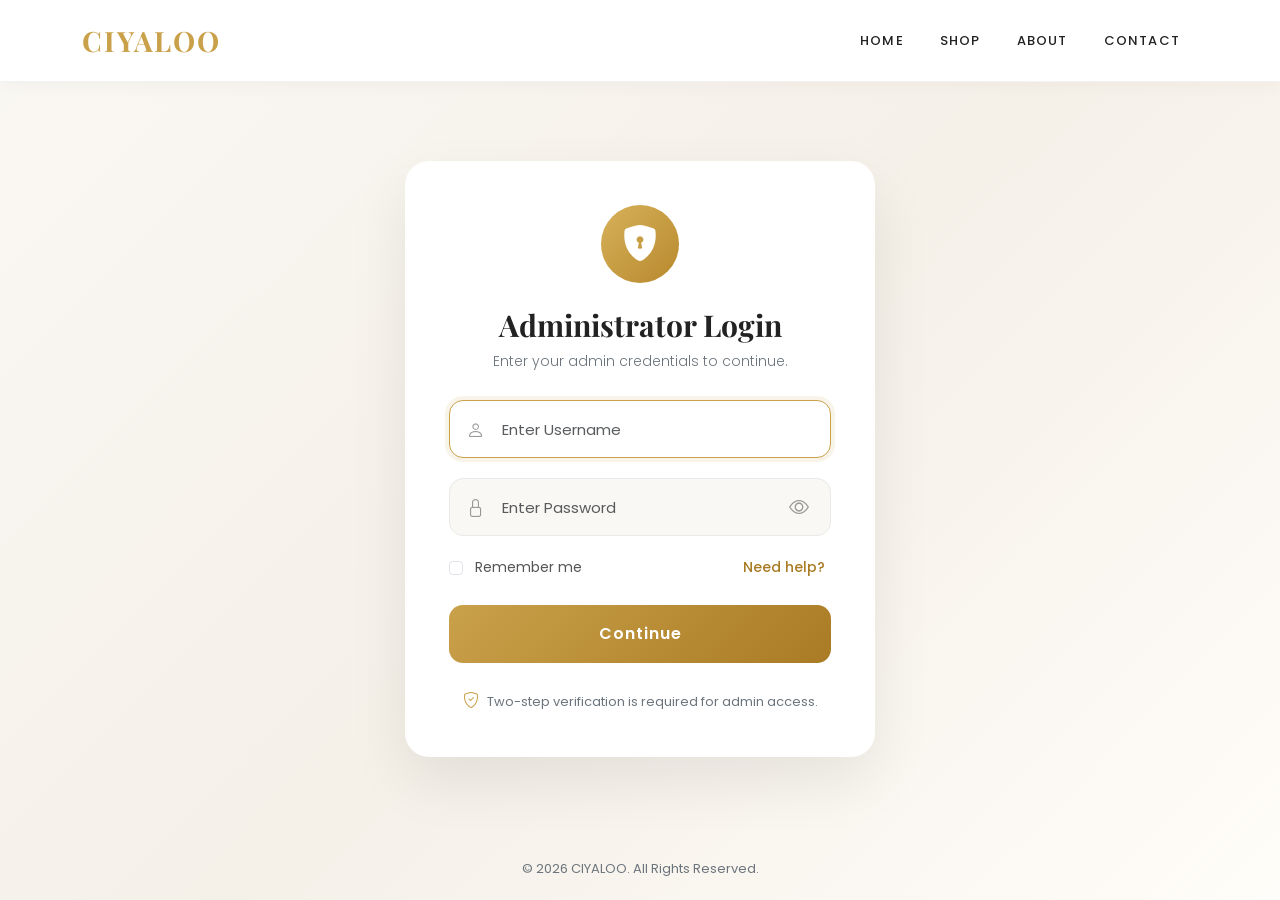
<file: admin.html>
<!doctype html>
<html lang="en">
  <head>
    <meta charset="UTF-8" />
    <meta name="viewport" content="width=device-width, initial-scale=1.0" />
    <meta name="robots" content="noindex, nofollow" />
    <title>Admin Dashboard - CIYALOO</title>
    <meta name="description" content="CIYALOO administrator dashboard." />
    <link rel="canonical" href="https://ciyaloo.com/admin.html" />

    <link
      href="https://cdn.jsdelivr.net/npm/bootstrap@5.3.3/dist/css/bootstrap.min.css"
      rel="stylesheet"
    />
    <link
      rel="stylesheet"
      href="https://cdn.jsdelivr.net/npm/bootstrap-icons@1.11.3/font/bootstrap-icons.min.css"
    />
    <link rel="preconnect" href="https://fonts.googleapis.com" />
    <link rel="preconnect" href="https://fonts.gstatic.com" crossorigin />
    <link
      href="https://fonts.googleapis.com/css2?family=Playfair+Display:wght@500;600;700&family=Poppins:wght@300;400;500;600&display=swap"
      rel="stylesheet"
    />
    <link rel="icon" href="favicon.ico" />

    <style>
      * {
        margin: 0;
        padding: 0;
        box-sizing: border-box;
      }

      body {
        font-family: "Poppins", sans-serif;
        background: #faf8f4;
        min-height: 100vh;
        color: #222;
      }

      .admin-navbar {
        background: #fff;
        border-bottom: 1px solid rgba(0, 0, 0, 0.05);
        box-shadow: 0 2px 20px rgba(0, 0, 0, 0.04);
        padding: 16px 0;
      }
      .admin-navbar .navbar-brand {
        font-family: "Playfair Display", serif;
        font-size: 26px;
        font-weight: 700;
        color: #c9a14a;
        letter-spacing: 2px;
        text-decoration: none;
      }
      .admin-navbar .navbar-brand:hover {
        color: #a97b24;
      }
      .admin-navbar .nav-link {
        font-size: 13px;
        font-weight: 500;
        color: #222 !important;
        letter-spacing: 1px;
        text-transform: uppercase;
        padding: 8px 16px !important;
        transition: color 0.3s ease;
      }
      .admin-navbar .nav-link:hover {
        color: #c9a14a !important;
      }

      .dashboard-main {
        padding: 40px 0;
      }

      .page-title {
        font-family: "Playfair Display", serif;
        font-size: 32px;
        font-weight: 700;
        color: #222;
        margin-bottom: 8px;
      }
      .page-subtitle {
        color: #6c757d;
        font-size: 15px;
        margin-bottom: 32px;
      }

      .stats-row {
        margin-bottom: 40px;
      }
      .stat-card {
        background: #fff;
        border-radius: 18px;
        padding: 24px;
        box-shadow: 0 8px 30px rgba(0, 0, 0, 0.06);
        text-align: center;
        transition: transform 0.3s ease;
      }
      .stat-card:hover {
        transform: translateY(-4px);
      }
      .stat-card .stat-icon {
        font-size: 32px;
        color: #c9a14a;
        margin-bottom: 12px;
      }
      .stat-card .stat-number {
        font-size: 28px;
        font-weight: 700;
        color: #222;
      }
      .stat-card .stat-label {
        font-size: 13px;
        color: #6c757d;
        margin-top: 4px;
      }

      .admin-card {
        background: #fff;
        border-radius: 20px;
        padding: 32px;
        box-shadow: 0 8px 30px rgba(0, 0, 0, 0.06);
        margin-bottom: 32px;
      }
      .admin-card h4 {
        font-family: "Playfair Display", serif;
        font-size: 22px;
        font-weight: 600;
        color: #222;
        margin-bottom: 24px;
      }

      .form-control,
      .form-select {
        height: 52px;
        border-radius: 12px;
        border: 1.5px solid #e9e9e9;
        background: #faf8f4;
        font-size: 14px;
        padding: 0 18px;
        transition: all 0.3s ease;
      }
      .form-control:focus,
      .form-select:focus {
        border-color: #c9a14a;
        box-shadow: 0 0 0 4px rgba(201, 161, 74, 0.12);
        background: #fff;
      }
      textarea.form-control {
        height: auto;
        padding: 14px 18px;
      }

      .gold-btn {
        background: linear-gradient(135deg, #c9a14a, #a97b24);
        border: none;
        color: #fff;
        font-weight: 500;
        font-size: 14px;
        padding: 12px 28px;
        border-radius: 12px;
        transition: all 0.3s ease;
        cursor: pointer;
      }
      .gold-btn:hover {
        transform: translateY(-2px);
        box-shadow: 0 6px 20px rgba(201, 161, 74, 0.3);
      }
      .gold-btn-outline {
        background: transparent;
        border: 2px solid #c9a14a;
        color: #c9a14a;
        font-weight: 500;
        font-size: 14px;
        padding: 10px 26px;
        border-radius: 12px;
        transition: all 0.3s ease;
        cursor: pointer;
      }
      .gold-btn-outline:hover {
        background: #c9a14a;
        color: #fff;
      }
      .danger-btn {
        background: #dc3545;
        border: none;
        color: #fff;
        font-weight: 500;
        font-size: 14px;
        padding: 10px 24px;
        border-radius: 12px;
        transition: all 0.3s ease;
        cursor: pointer;
      }
      .danger-btn:hover {
        transform: translateY(-2px);
        box-shadow: 0 6px 20px rgba(220, 53, 69, 0.3);
      }

      .product-table {
        width: 100%;
        border-collapse: collapse;
      }
      .product-table th {
        font-size: 12px;
        font-weight: 600;
        color: #6c757d;
        text-transform: uppercase;
        letter-spacing: 1px;
        padding: 14px 12px;
        border-bottom: 2px solid #e9e9e9;
        text-align: left;
      }
      .product-table td {
        padding: 14px 12px;
        border-bottom: 1px solid #f0f0f0;
        font-size: 14px;
        vertical-align: middle;
      }
      .product-table .prod-img {
        width: 50px;
        height: 50px;
        border-radius: 10px;
        object-fit: cover;
      }
      .product-table .action-btn {
        background: none;
        border: none;
        font-size: 18px;
        cursor: pointer;
        padding: 4px 8px;
        transition: color 0.3s ease;
      }
      .product-table .action-btn.edit {
        color: #c9a14a;
      }
      .product-table .action-btn.edit:hover {
        color: #a97b24;
      }
      .product-table .action-btn.delete {
        color: #dc3545;
      }
      .product-table .action-btn.delete:hover {
        color: #b02a37;
      }

      .admin-footer {
        text-align: center;
        padding: 24px 20px;
        font-size: 13px;
        color: #6c757d;
      }

      .alert-msg {
        display: none;
        padding: 14px 18px;
        border-radius: 12px;
        font-size: 14px;
        margin-bottom: 20px;
      }
      .alert-msg.success {
        display: block;
        background: #eaf6ec;
        color: #1e7b3e;
        border: 1px solid #c6e9cf;
      }
      .alert-msg.danger {
        display: block;
        background: #fff0f0;
        color: #b02a37;
        border: 1px solid #ffd6d6;
      }

      .logout-btn {
        background: none;
        border: 1px solid #ddd;
        color: #6c757d;
        font-size: 13px;
        padding: 8px 20px;
        border-radius: 10px;
        transition: all 0.3s ease;
        cursor: pointer;
      }
      .logout-btn:hover {
        border-color: #dc3545;
        color: #dc3545;
      }

      .empty-state {
        text-align: center;
        padding: 40px 20px;
        color: #6c757d;
      }
      .empty-state i {
        font-size: 48px;
        color: #ddd;
        margin-bottom: 16px;
      }

      @media (max-width: 768px) {
        .page-title {
          font-size: 26px;
        }
        .admin-card {
          padding: 24px;
        }
        .product-table {
          font-size: 13px;
        }
      }
      @media (max-width: 576px) {
        .page-title {
          font-size: 22px;
        }
        .admin-card {
          padding: 18px;
        }
        .product-table th,
        .product-table td {
          padding: 10px 8px;
          font-size: 12px;
        }
      }
    </style>
  </head>
  <body>
    <nav class="navbar navbar-expand-lg admin-navbar">
      <div class="container">
        <a class="navbar-brand" href="admin.html">CIYALOO Admin</a>
        <button
          class="navbar-toggler"
          type="button"
          data-bs-toggle="collapse"
          data-bs-target="#adminDashNav"
        >
          <span class="navbar-toggler-icon"></span>
        </button>
        <div class="collapse navbar-collapse" id="adminDashNav">
          <ul class="navbar-nav ms-auto align-items-lg-center">
            <li class="nav-item">
              <a class="nav-link" href="index.html">Home</a>
            </li>
            <li class="nav-item">
              <a class="nav-link" href="shop.html">Shop</a>
            </li>
            <li class="nav-item ms-lg-3">
              <button class="logout-btn" id="logoutBtn">
                <i class="bi bi-box-arrow-right me-1"></i> Logout
              </button>
            </li>
          </ul>
        </div>
      </div>
    </nav>

    <main class="dashboard-main">
      <div class="container">
        <div
          class="d-flex flex-wrap justify-content-between align-items-start mb-4"
        >
          <div>
            <h1 class="page-title">Dashboard</h1>
            <p class="page-subtitle">Manage your CIYALOO product inventory.</p>
          </div>
        </div>

        <div id="alertMsg" class="alert-msg" role="alert"></div>

        <!-- Stats -->
        <div class="row stats-row g-3">
          <div class="col-6 col-md-3">
            <div class="stat-card">
              <div class="stat-icon"><i class="bi bi-box-seam"></i></div>
              <div class="stat-number" id="totalProducts">0</div>
              <div class="stat-label">Total Products</div>
            </div>
          </div>
          <div class="col-6 col-md-3">
            <div class="stat-card">
              <div class="stat-icon"><i class="bi bi-cart-check"></i></div>
              <div class="stat-number" id="totalOrders">12</div>
              <div class="stat-label">Orders Today</div>
            </div>
          </div>
          <div class="col-6 col-md-3">
            <div class="stat-card">
              <div class="stat-icon"><i class="bi bi-tags"></i></div>
              <div class="stat-number" id="activeDiscounts">3</div>
              <div class="stat-label">Active Discounts</div>
            </div>
          </div>
          <div class="col-6 col-md-3">
            <div class="stat-card">
              <div class="stat-icon"><i class="bi bi-person-circle"></i></div>
              <div class="stat-number">Admin</div>
              <div class="stat-label">Signed In</div>
            </div>
          </div>
        </div>

        <!-- Add / Edit Product -->
        <div class="admin-card" id="productFormCard">
          <h4>
            <i class="bi bi-plus-circle me-2" style="color: #c9a14a"></i>
            <span id="formTitle">Add New Product</span>
          </h4>
          <form id="productForm" enctype="multipart/form-data">
            <input type="hidden" id="editIndex" value="-1" />
            <div class="row g-3">
              <div class="col-md-4">
                <label class="form-label">Product Name</label>
                <input
                  type="text"
                  class="form-control"
                  id="prodName"
                  placeholder="e.g. MIREA"
                  required
                />
              </div>
              <div class="col-md-2">
                <label class="form-label">Price (AED)</label>
                <input
                  type="number"
                  class="form-control"
                  id="prodPrice"
                  placeholder="109"
                  min="0"
                  step="0.01"
                  required
                />
              </div>
              <div class="col-md-2">
                <label class="form-label">Discount (%)</label>
                <input
                  type="number"
                  class="form-control"
                  id="prodDiscount"
                  placeholder="0"
                  min="0"
                  max="100"
                />
              </div>
              <div class="col-md-4">
                <label class="form-label">Product Image</label>
                <input
                  type="file"
                  class="form-control"
                  id="prodImage"
                  accept="image/*"
                />
                <small class="text-muted"
                  >Leave empty to keep existing image</small
                >
              </div>
              <div class="col-12">
                <label class="form-label">Description</label>
                <textarea
                  class="form-control"
                  id="prodDesc"
                  rows="2"
                  placeholder="Short product description..."
                ></textarea>
              </div>
              <div class="col-12 d-flex gap-2 flex-wrap">
                <button type="submit" class="gold-btn" id="saveBtn">
                  <i class="bi bi-save me-1"></i> Save Product
                </button>
                <button
                  type="button"
                  class="gold-btn-outline"
                  id="cancelEdit"
                  style="display: none"
                >
                  Cancel
                </button>
              </div>
            </div>
          </form>
        </div>

        <!-- Product List -->
        <div class="admin-card">
          <div
            class="d-flex flex-wrap justify-content-between align-items-center mb-3"
          >
            <h4 style="margin-bottom: 0">
              <i class="bi bi-list-ul me-2" style="color: #c9a14a"></i> Product
              List
            </h4>
            <button class="danger-btn" id="resetBtn">
              <i class="bi bi-arrow-counterclockwise me-1"></i> Reset Products
            </button>
          </div>

          <div class="table-responsive">
            <table class="product-table">
              <thead>
                <tr>
                  <th>Image</th>
                  <th>Name</th>
                  <th>Price</th>
                  <th>Discount</th>
                  <th>Description</th>
                  <th>Actions</th>
                </tr>
              </thead>
              <tbody id="productTableBody"></tbody>
            </table>
          </div>
          <div id="emptyState" class="empty-state">
            <i class="bi bi-inbox"></i>
            <p>No products yet. Add your first product above.</p>
          </div>
        </div>
      </div>
    </main>

    <footer class="admin-footer">
      &copy; 2026 CIYALOO. All Rights Reserved.
    </footer>

    <script src="https://cdn.jsdelivr.net/npm/bootstrap@5.3.3/dist/js/bootstrap.bundle.min.js"></script>
    <script>
      (function () {
        // === SESSION CHECK ===
        if (!sessionStorage.getItem("adminLoggedIn")) {
          window.location.href = "admin-login.html";
          return;
        }

        // === STATE ===
        var products = JSON.parse(
          localStorage.getItem("ciyalooAdminProducts") || "[]",
        );
        var editIndex = -1;

        var form = document.getElementById("productForm");
        var nameInput = document.getElementById("prodName");
        var priceInput = document.getElementById("prodPrice");
        var discountInput = document.getElementById("prodDiscount");
        var imageInput = document.getElementById("prodImage");
        var descInput = document.getElementById("prodDesc");
        var editIndexInput = document.getElementById("editIndex");
        var saveBtn = document.getElementById("saveBtn");
        var formTitle = document.getElementById("formTitle");
        var cancelBtn = document.getElementById("cancelEdit");
        var tbody = document.getElementById("productTableBody");
        var emptyState = document.getElementById("emptyState");
        var totalProdEl = document.getElementById("totalProducts");
        var alertMsg = document.getElementById("alertMsg");
        var resetBtn = document.getElementById("resetBtn");
        var logoutBtn = document.getElementById("logoutBtn");

        // === HELPERS ===
        function showAlert(msg, type) {
          alertMsg.textContent = msg;
          alertMsg.className = "alert-msg " + type;
          clearTimeout(window._alertTimer);
          window._alertTimer = setTimeout(function () {
            alertMsg.className = "alert-msg";
            alertMsg.textContent = "";
          }, 4000);
        }

        function saveProducts() {
          localStorage.setItem(
            "ciyalooAdminProducts",
            JSON.stringify(products),
          );
          renderProducts();
        }

        function normalizeProductImages() {
          var changed = false;
          products = products.map(function (product) {
            if (product.image && product.image.indexOf("css/img/") === 0) {
              changed = true;
              product.image = product.image.replace("css/img/", "");
            }
            return product;
          });
          if (changed) {
            localStorage.setItem(
              "ciyalooAdminProducts",
              JSON.stringify(products),
            );
          }
        }

        // Default seed products
        function seedProducts() {
          if (products.length === 0) {
            products = [
              {
                name: "MIREA",
                price: 109,
                discount: 0,
                image: "mirea.png",
                desc: "Luxury floral fragrance with lasting elegance.",
              },
              {
                name: "ZARAH",
                price: 79,
                discount: 0,
                image: "zarah.png",
                desc: "Warm and exotic perfume blend.",
              },
              {
                name: "EZRA",
                price: 79,
                discount: 0,
                image: "ezraa.jpeg",
                desc: "Fresh citrus and musk harmony.",
              },
              {
                name: "ESPOIR",
                price: 109,
                discount: 15,
                image: "espoir.png",
                desc: "Sophisticated amber and vanilla notes.",
              },
            ];
            saveProducts();
          }
        }
        normalizeProductImages();
        seedProducts();

        function renderProducts() {
          totalProdEl.textContent = products.length;

          if (products.length === 0) {
            tbody.innerHTML = "";
            emptyState.style.display = "block";
            return;
          }
          emptyState.style.display = "none";

          tbody.innerHTML = products
            .map(function (p, i) {
              var imgSrc =
                p.image || "https://via.placeholder.com/50?text=No+Img";
              var discount = p.discount ? p.discount + "%" : "—";
              var desc = p.desc
                ? p.desc.length > 40
                  ? p.desc.substring(0, 40) + "..."
                  : p.desc
                : "—";
              return (
                "<tr>" +
                '<td><img src="' +
                imgSrc +
                '" alt="' +
                p.name +
                '" class="prod-img" onerror="this.src=\'https://via.placeholder.com/50?text=No+Img\'" /></td>' +
                "<td><strong>" +
                p.name +
                "</strong></td>" +
                "<td>AED " +
                p.price +
                "</td>" +
                "<td>" +
                discount +
                "</td>" +
                "<td>" +
                desc +
                "</td>" +
                "<td>" +
                '<button class="action-btn edit" data-index="' +
                i +
                '" title="Edit"><i class="bi bi-pencil"></i></button>' +
                '<button class="action-btn delete" data-index="' +
                i +
                '" title="Delete"><i class="bi bi-trash3"></i></button>' +
                "</td>" +
                "</tr>"
              );
            })
            .join("");

          // Attach events
          tbody.querySelectorAll(".edit").forEach(function (btn) {
            btn.addEventListener("click", function () {
              var idx = parseInt(this.dataset.index);
              editProduct(idx);
            });
          });
          tbody.querySelectorAll(".delete").forEach(function (btn) {
            btn.addEventListener("click", function () {
              var idx = parseInt(this.dataset.index);
              deleteProduct(idx);
            });
          });
        }

        function resetForm() {
          form.reset();
          editIndex = -1;
          editIndexInput.value = "-1";
          formTitle.textContent = "Add New Product";
          saveBtn.innerHTML = '<i class="bi bi-save me-1"></i> Save Product';
          cancelBtn.style.display = "none";
          imageInput.removeAttribute("required");
        }

        function editProduct(idx) {
          var p = products[idx];
          if (!p) return;
          editIndex = idx;
          editIndexInput.value = idx;
          nameInput.value = p.name;
          priceInput.value = p.price;
          discountInput.value = p.discount || 0;
          descInput.value = p.desc || "";
          imageInput.value = "";
          imageInput.removeAttribute("required");
          formTitle.textContent = "Edit Product";
          saveBtn.innerHTML =
            '<i class="bi bi-pencil me-1"></i> Update Product';
          cancelBtn.style.display = "inline-block";
          nameInput.focus();
          window.scrollTo({
            top: document.getElementById("productFormCard").offsetTop - 100,
            behavior: "smooth",
          });
        }

        function deleteProduct(idx) {
          if (!confirm('Delete "' + products[idx].name + '"?')) return;
          products.splice(idx, 1);
          if (editIndex === idx) resetForm();
          else if (editIndex > idx) editIndex--;
          saveProducts();
          showAlert("Product deleted successfully.", "success");
        }

        // === FORM SUBMIT ===
        form.addEventListener("submit", function (e) {
          e.preventDefault();
          var name = nameInput.value.trim();
          var price = parseFloat(priceInput.value);
          var discount = parseInt(discountInput.value) || 0;
          var desc = descInput.value.trim();

          if (!name) {
            showAlert("Product name is required.", "danger");
            nameInput.focus();
            return;
          }
          if (!price || price <= 0) {
            showAlert("Please enter a valid price.", "danger");
            priceInput.focus();
            return;
          }

          var idx = parseInt(editIndexInput.value);

          // Handle image
          var imageFile = imageInput.files && imageInput.files[0];
          if (imageFile) {
            var reader = new FileReader();
            reader.onload = function (event) {
              var imgData = event.target.result;
              saveProductData(name, price, discount, desc, imgData, idx);
            };
            reader.readAsDataURL(imageFile);
          } else {
            // Keep existing image or use default
            var existingImg =
              idx >= 0 && products[idx] ? products[idx].image : "";
            saveProductData(name, price, discount, desc, existingImg, idx);
          }
        });

        function saveProductData(name, price, discount, desc, img, idx) {
          var product = {
            name: name,
            price: price,
            discount: discount,
            desc: desc,
            image: img,
          };

          if (idx >= 0 && idx < products.length) {
            // Preserve existing image if none provided
            if (!img && products[idx].image)
              product.image = products[idx].image;
            products[idx] = product;
            showAlert('"' + name + '" updated successfully!', "success");
          } else {
            if (!img)
              product.image =
                "https://via.placeholder.com/80?text=" +
                encodeURIComponent(name);
            products.push(product);
            showAlert('"' + name + '" added successfully!', "success");
          }

          saveProducts();
          resetForm();
        }

        // === CANCEL EDIT ===
        cancelBtn.addEventListener("click", function () {
          resetForm();
        });

        // === RESET ===
        resetBtn.addEventListener("click", function () {
          if (
            !confirm("Reset all products to defaults? This cannot be undone.")
          )
            return;
          products = [];
          seedProducts();
          resetForm();
          showAlert("Products have been reset to defaults.", "success");
        });

        // === LOGOUT ===
        logoutBtn.addEventListener("click", function () {
          sessionStorage.removeItem("adminLoggedIn");
          window.location.href = "index.html";
        });

        // === INIT ===
        renderProducts();
      })();
    </script>
  </body>
</html>
</file>
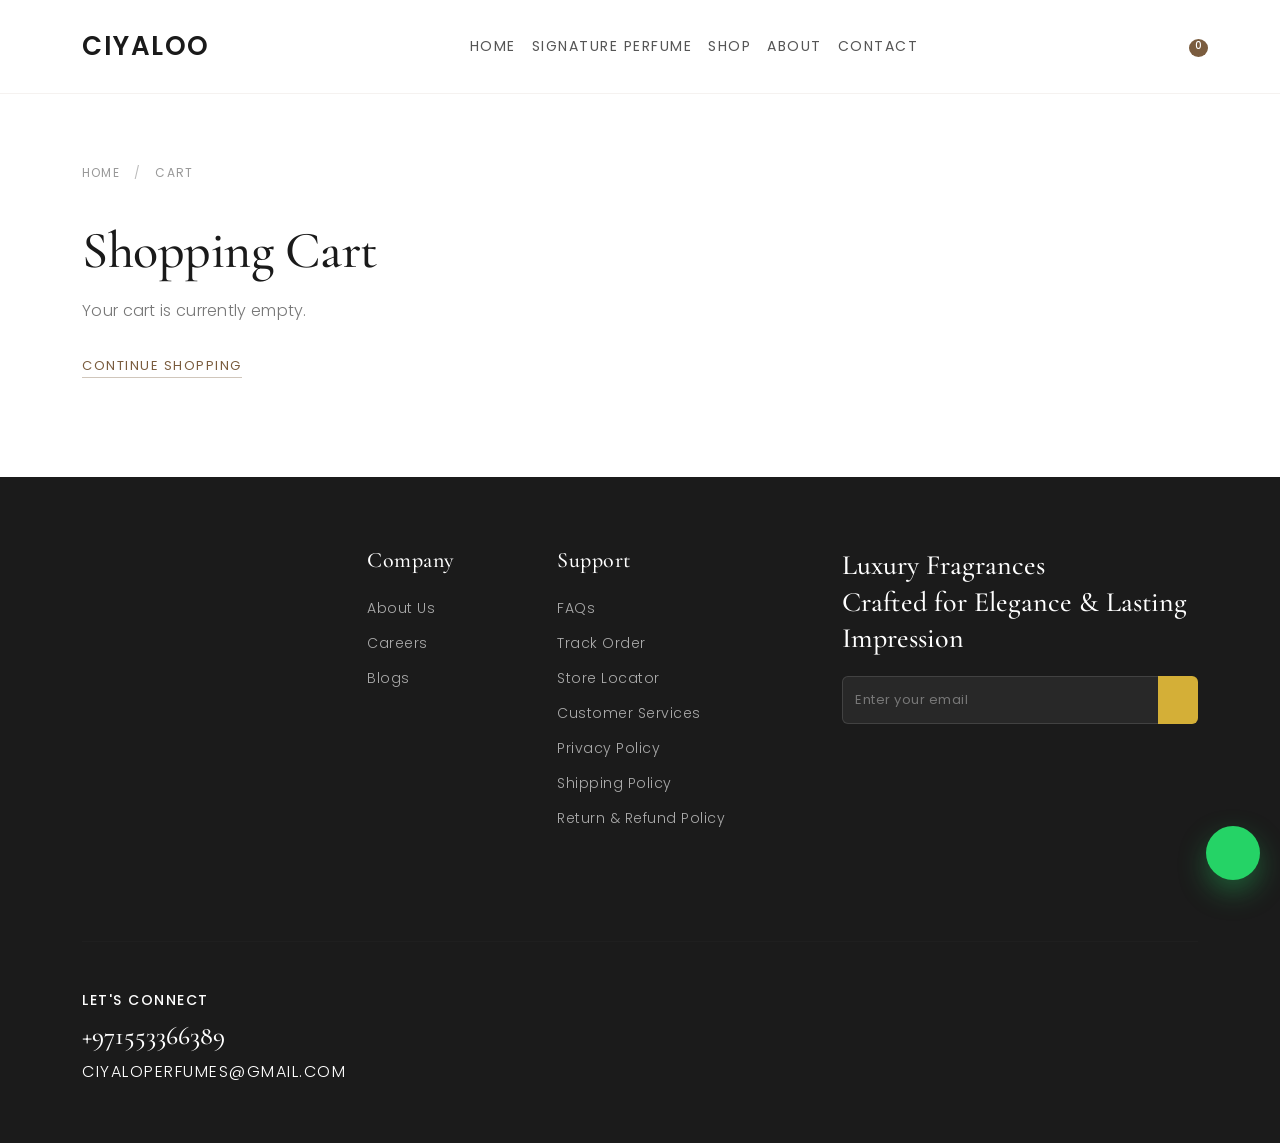
<file: cart.html>
<!doctype html>
<html lang="en">
  <head>
    <meta charset="UTF-8" />
    <meta name="viewport" content="width=device-width, initial-scale=1.0" />
    <meta name="robots" content="noindex, nofollow" />
    <title>Cart - CIYALOO</title>
    <link rel="canonical" href="https://ciyaloo.com/cart.html" />

    <link
      href="https://cdn.jsdelivr.net/npm/bootstrap@5.3.3/dist/css/bootstrap.min.css"
      rel="stylesheet"
    />
    <link rel="stylesheet" href="css/style.css" />
    <link rel="preconnect" href="https://fonts.googleapis.com" />
    <link rel="preconnect" href="https://fonts.gstatic.com" crossorigin />
    <link
      href="https://fonts.googleapis.com/css2?family=Cormorant+Garamond:ital,wght@0,400;0,500;0,600;1,400&family=Poppins:wght@300;400;500&display=swap"
      rel="stylesheet"
    />

    <style>
      .cart-page {
        background-color: #ffffff;
        color: #7a5c3e;
        font-family: "Poppins", sans-serif;
        min-height: 100vh;
      }

      .cart-navbar {
        background: #fff;
        padding: 22px 0;
        border-bottom: 1px solid rgba(122, 92, 62, 0.08);
      }

      .cart-navbar .navbar-brand {
        font-family: "Poppins", sans-serif;
        font-size: 26px;
        font-weight: 600;
        color: #1a1a1a;
        letter-spacing: 1.5px;
      }

      .cart-navbar .nav-link {
        color: #555 !important;
        font-size: 14px;
        font-weight: 400;
        letter-spacing: 1.5px;
        text-transform: uppercase;
        padding: 8px 16px;
        transition: color 0.4s ease;
      }

      .cart-navbar .nav-link:hover,
      .cart-navbar .nav-link.active {
        color: #7a5c3e !important;
      }

      .cart-navbar .nav-icons i {
        font-size: 20px;
        color: #555;
        cursor: pointer;
        transition: color 0.3s ease;
        margin-left: 18px;
      }

      .cart-navbar .nav-icons i:hover {
        color: #7a5c3e;
      }

      .cart-navbar .cart-link {
        position: relative;
        display: inline-flex;
        align-items: center;
        margin-left: 18px;
        color: #555;
        text-decoration: none;
      }

      .cart-navbar .cart-badge {
        position: absolute;
        top: -8px;
        right: -10px;
        background: #7a5c3e;
        color: #fff;
        border-radius: 50%;
        font-size: 10px;
        padding: 2px 6px;
        line-height: 1;
        font-weight: 500;
        min-width: 18px;
        text-align: center;
      }

      .cart-main {
        padding-top: 70px;
        padding-bottom: 100px;
      }

      .breadcrumb-cart {
        font-size: 12px;
        letter-spacing: 1.2px;
        text-transform: uppercase;
        color: #999;
        margin-bottom: 40px;
        padding-left: 0;
        background: none;
      }

      .breadcrumb-cart a {
        color: #999;
        text-decoration: none;
        transition: color 0.3s ease;
      }

      .breadcrumb-cart a:hover {
        color: #7a5c3e;
      }

      .breadcrumb-cart .separator {
        margin: 0 10px;
        color: #bbb;
      }

      .cart-heading {
        font-family: "Cormorant Garamond", serif;
        font-size: 52px;
        font-weight: 500;
        color: #1a1a1a;
        letter-spacing: -0.5px;
        margin-bottom: 20px;
        line-height: 1.1;
      }

      .cart-message {
        font-family: "Poppins", sans-serif;
        font-size: 16px;
        font-weight: 300;
        color: #777;
        margin-bottom: 30px;
        letter-spacing: 0.3px;
      }

      .cart-continue {
        font-family: "Poppins", sans-serif;
        font-size: 13px;
        font-weight: 400;
        letter-spacing: 1.5px;
        text-transform: uppercase;
        color: #7a5c3e;
        text-decoration: none;
        position: relative;
        padding-bottom: 3px;
        transition: color 0.4s ease;
      }

      .cart-continue::after {
        content: "";
        position: absolute;
        left: 0;
        bottom: 0;
        width: 100%;
        height: 1px;
        background: currentColor;
        opacity: 0.35;
        transition:
          opacity 0.4s ease,
          transform 0.4s ease;
        transform-origin: left;
      }

      .cart-continue:hover {
        color: #5a432d;
      }

      .cart-continue:hover::after {
        opacity: 0.7;
      }

      .cart-table thead th {
        font-family: "Poppins", sans-serif;
        font-size: 11px;
        font-weight: 500;
        letter-spacing: 1.5px;
        text-transform: uppercase;
        color: #999;
        border-bottom: 1px solid #eee;
        padding-bottom: 12px;
      }

      .cart-table tbody td {
        vertical-align: middle;
        padding: 24px 12px;
        border-bottom: 1px solid #f5f5f5;
      }

      .cart-table .product-name {
        font-family: "Cormorant Garamond", serif;
        font-size: 18px;
        font-weight: 500;
        color: #1a1a1a;
      }

      .cart-table .product-price {
        font-family: "Poppins", sans-serif;
        font-size: 14px;
        color: #7a5c3e;
      }

      .cart-table .qty-btn {
        border: 1px solid #e0d5c5;
        color: #7a5c3e;
        background: #fff;
        width: 32px;
        height: 32px;
        display: inline-flex;
        align-items: center;
        justify-content: center;
        transition: all 0.3s ease;
      }

      .cart-table .qty-btn:hover {
        background: #7a5c3e;
        color: #fff;
        border-color: #7a5c3e;
      }

      .cart-table .qty-input {
        border: 1px solid #e0d5c5;
        color: #7a5c3e;
        font-size: 13px;
        height: 32px;
      }

      .cart-table .item-subtotal {
        font-family: "Poppins", sans-serif;
        font-size: 14px;
        color: #7a5c3e;
        font-weight: 500;
      }

      .cart-table .remove-btn {
        color: #999;
        background: none;
        border: none;
        padding: 4px 8px;
        transition: color 0.3s ease;
      }

      .cart-table .remove-btn:hover {
        color: #c0392b;
      }

      .cart-summary-card {
        background: #fff;
        border: 1px solid #f0ebe3;
        padding: 36px 32px;
      }

      .cart-summary-card h5 {
        font-family: "Cormorant Garamond", serif;
        font-size: 24px;
        font-weight: 500;
        color: #1a1a1a;
        margin-bottom: 24px;
      }

      .cart-summary-card .summary-row {
        display: flex;
        justify-content: space-between;
        margin-bottom: 14px;
        font-size: 14px;
        color: #777;
      }

      .cart-summary-card .summary-total {
        display: flex;
        justify-content: space-between;
        margin-top: 20px;
        padding-top: 20px;
        border-top: 1px solid #eee;
        font-family: "Cormorant Garamond", serif;
        font-size: 22px;
        font-weight: 500;
        color: #1a1a1a;
      }

      .cart-checkout-btn {
        display: block;
        width: 100%;
        padding: 14px;
        margin-top: 24px;
        background: #1a1a1a;
        color: #fff;
        border: none;
        font-family: "Poppins", sans-serif;
        font-size: 13px;
        font-weight: 500;
        letter-spacing: 1.5px;
        text-transform: uppercase;
        text-align: center;
        text-decoration: none;
        transition: background 0.4s ease;
      }

      .cart-checkout-btn:hover {
        background: #7a5c3e;
        color: #fff;
      }

      .cart-footer {
        background: #1b1b1b;
        color: #fff;
        padding: 70px 0 50px;
        margin-top: auto;
      }

      .cart-footer h4 {
        font-family: "Cormorant Garamond", serif;
        font-size: 22px;
        font-weight: 500;
        margin-bottom: 24px;
        letter-spacing: 0.5px;
      }

      .cart-footer .footer-link {
        color: #aaa;
        text-decoration: none;
        display: block;
        margin-bottom: 14px;
        font-size: 14px;
        font-weight: 300;
        letter-spacing: 0.5px;
        transition: color 0.3s ease;
      }

      .cart-footer .footer-link:hover {
        color: #d4af37;
      }

      .cart-footer .newsletter-heading {
        font-family: "Cormorant Garamond", serif;
        font-size: 28px;
        line-height: 1.3;
        margin-bottom: 20px;
        font-weight: 500;
      }

      .cart-footer .input-group input {
        height: 48px;
        background: rgba(255, 255, 255, 0.06);
        border: 1px solid rgba(255, 255, 255, 0.12);
        color: #fff;
        font-size: 13px;
        letter-spacing: 0.5px;
      }

      .cart-footer .input-group input::placeholder {
        color: #777;
      }

      .cart-footer .input-group .btn {
        background: #d4af37;
        border: none;
        color: #1b1b1b;
        padding: 0 20px;
        font-size: 18px;
        transition: background 0.3s ease;
      }

      .cart-footer .input-group .btn:hover {
        background: #bfa030;
      }

      .cart-footer .social-icons {
        margin-bottom: 40px;
      }

      .cart-footer .social-icons i {
        font-size: 20px;
        color: #aaa;
        margin-right: 20px;
        cursor: pointer;
        transition: color 0.3s ease;
      }

      .cart-footer .social-icons i:hover {
        color: #d4af37;
      }

      .cart-footer hr {
        border-color: rgba(255, 255, 255, 0.08);
        margin: 50px 0;
      }

      .cart-footer .connect h4 {
        font-family: "Poppins", sans-serif;
        font-size: 14px;
        font-weight: 500;
        letter-spacing: 1.5px;
        text-transform: uppercase;
        margin-bottom: 12px;
      }

      .cart-footer .connect h3 {
        font-family: "Cormorant Garamond", serif;
        font-size: 26px;
        font-weight: 500;
        margin-bottom: 6px;
      }

      .cart-footer .connect h3 a {
        color: #fff;
        text-decoration: none;
        transition: color 0.3s ease;
      }

      .cart-footer .connect h3 a:hover {
        color: #d4af37;
      }

      .cart-footer .connect h4:last-of-type {
        font-family: "Poppins", sans-serif;
        font-size: 16px;
        font-weight: 300;
        margin-top: 10px;
      }

      @media (max-width: 768px) {
        .cart-main {
          padding-top: 50px;
          padding-bottom: 70px;
        }

        .cart-heading {
          font-size: 38px;
        }

        .cart-navbar {
          padding: 16px 0;
        }

        .cart-summary-card {
          margin-top: 30px;
        }
      }

      @media (max-width: 576px) {
        .cart-heading {
          font-size: 32px;
        }

        .breadcrumb-cart {
          font-size: 11px;
        }

        .cart-table thead {
          display: none;
        }

        .cart-table tbody td {
          display: block;
          padding: 12px 0;
          border: none;
        }

        .cart-table tbody tr {
          border-bottom: 1px solid #f5f5f5;
        }
      }
    </style>
  </head>
  <body class="cart-page d-flex flex-column">
    <nav class="navbar navbar-expand-lg cart-navbar">
      <div class="container">
        <a class="navbar-brand" href="index.html">CIYALOO</a>

        <button
          class="navbar-toggler"
          type="button"
          data-bs-toggle="collapse"
          data-bs-target="#cartMenu"
          aria-controls="cartMenu"
          aria-expanded="false"
          aria-label="Toggle navigation"
        >
          <span class="navbar-toggler-icon"></span>
        </button>

        <div class="collapse navbar-collapse" id="cartMenu">
          <ul class="navbar-nav mx-auto">
            <li class="nav-item">
              <a class="nav-link" href="index.html">Home</a>
            </li>
            <li class="nav-item">
              <a class="nav-link" href="signature.html">Signature Perfume</a>
            </li>
            <li class="nav-item">
              <a class="nav-link" href="shop.html">Shop</a>
            </li>
            <li class="nav-item">
              <a class="nav-link" href="about.html">About</a>
            </li>
            <li class="nav-item">
              <a class="nav-link" href="contact.html">Contact</a>
            </li>
          </ul>

          <div class="nav-icons d-flex align-items-center">
            <a href="cart.html" class="cart-link" aria-label="Cart">
              <i class="bi bi-cart3"></i>
              <span class="cart-badge">0</span>
            </a>
          </div>
        </div>
      </div>
    </nav>

    <main class="cart-main flex-grow-1">
      <div class="container">
        <nav aria-label="breadcrumb" class="breadcrumb-cart">
          <a href="index.html">Home</a>
          <span class="separator">/</span>
          <span>Cart</span>
        </nav>

        <h1 class="cart-heading">Shopping Cart</h1>

        <div id="cart-empty-state">
          <p class="cart-message">Your cart is currently empty.</p>
          <a href="shop.html" class="cart-continue">Continue shopping</a>
        </div>

        <div id="cart-items" style="display: none">
          <div class="table-responsive">
            <table class="table cart-table">
              <thead>
                <tr>
                  <th>Product</th>
                  <th>Price</th>
                  <th>Quantity</th>
                  <th>Subtotal</th>
                  <th></th>
                </tr>
              </thead>
              <tbody id="cart-table-body"></tbody>
            </table>
          </div>

          <div class="mt-4">
            <a href="shop.html" class="cart-continue">Continue shopping</a>
          </div>
        </div>

        <div class="row mt-5" id="cart-summary" style="display: none">
          <div class="col-lg-4 offset-lg-8">
            <div class="cart-summary-card">
              <h5>Cart Summary</h5>
              <div class="summary-row">
                <span>Subtotal</span>
                <span id="cart-subtotal">AED 0</span>
              </div>
              <div class="summary-row">
                <span>Shipping</span>
                <span>Free</span>
              </div>
              <div class="summary-total">
                <span>Total</span>
                <span id="cart-total">AED 0</span>
              </div>
              <a
                href="https://wa.me/971553366389?text=Hello%20I%20would%20like%20to%20place%20an%20order."
                target="_blank"
                rel="noopener noreferrer"
                class="cart-checkout-btn"
                >Proceed to Checkout</a
              >
            </div>
          </div>
        </div>
      </div>
    </main>

    <footer class="cart-footer">
      <div class="container">
        <div class="row">
          <div class="col-lg-3 mb-5">
            <div class="social-icons">
              <i class="bi bi-facebook"></i>
              <i class="bi bi-instagram"></i>
              <i class="bi bi-youtube"></i>
              <i class="bi bi-pinterest"></i>
            </div>
          </div>

          <div class="col-lg-2 mb-5">
            <h4>Company</h4>
            <a href="about.html" class="footer-link">About Us</a>
            <a href="#" class="footer-link">Careers</a>
            <a href="#" class="footer-link">Blogs</a>
          </div>

          <div class="col-lg-3 mb-5">
            <h4>Support</h4>
            <a href="#" class="footer-link">FAQs</a>
            <a href="#" class="footer-link">Track Order</a>
            <a href="#" class="footer-link">Store Locator</a>
            <a href="#" class="footer-link">Customer Services</a>
            <a href="#" class="footer-link">Privacy Policy</a>
            <a href="#" class="footer-link">Shipping Policy</a>
            <a href="#" class="footer-link">Return & Refund Policy</a>
          </div>

          <div class="col-lg-4">
            <h1 class="newsletter-heading">
              Luxury Fragrances<br />Crafted for Elegance & Lasting Impression
            </h1>
            <div class="input-group">
              <input
                type="email"
                class="form-control"
                placeholder="Enter your email"
              />
              <button class="btn"><i class="bi bi-arrow-right"></i></button>
            </div>
          </div>
        </div>

        <hr />

        <div class="row">
          <div class="col-lg-6">
            <div class="connect">
              <h4>Let's Connect</h4>
              <h3><a href="tel:+971553366389">+971553366389</a></h3>
              <h4>ciyaloperfumes@gmail.com</h4>
            </div>
          </div>
        </div>
      </div>
    </footer>

    <script src="https://cdn.jsdelivr.net/npm/bootstrap@5.3.3/dist/js/bootstrap.bundle.min.js"></script>
    <script src="cart.js"></script>
    <!-- Floating WhatsApp Button -->
    <a
      href="https://wa.me/971553366389?text=Hello%20I%20would%20like%20to%20know%20more."
      target="_blank"
      rel="noopener noreferrer"
      class="whatsapp-float"
      aria-label="Chat on WhatsApp"
    >
      <i class="bi bi-whatsapp"></i>
    </a>
  </body>
</html>
</file>
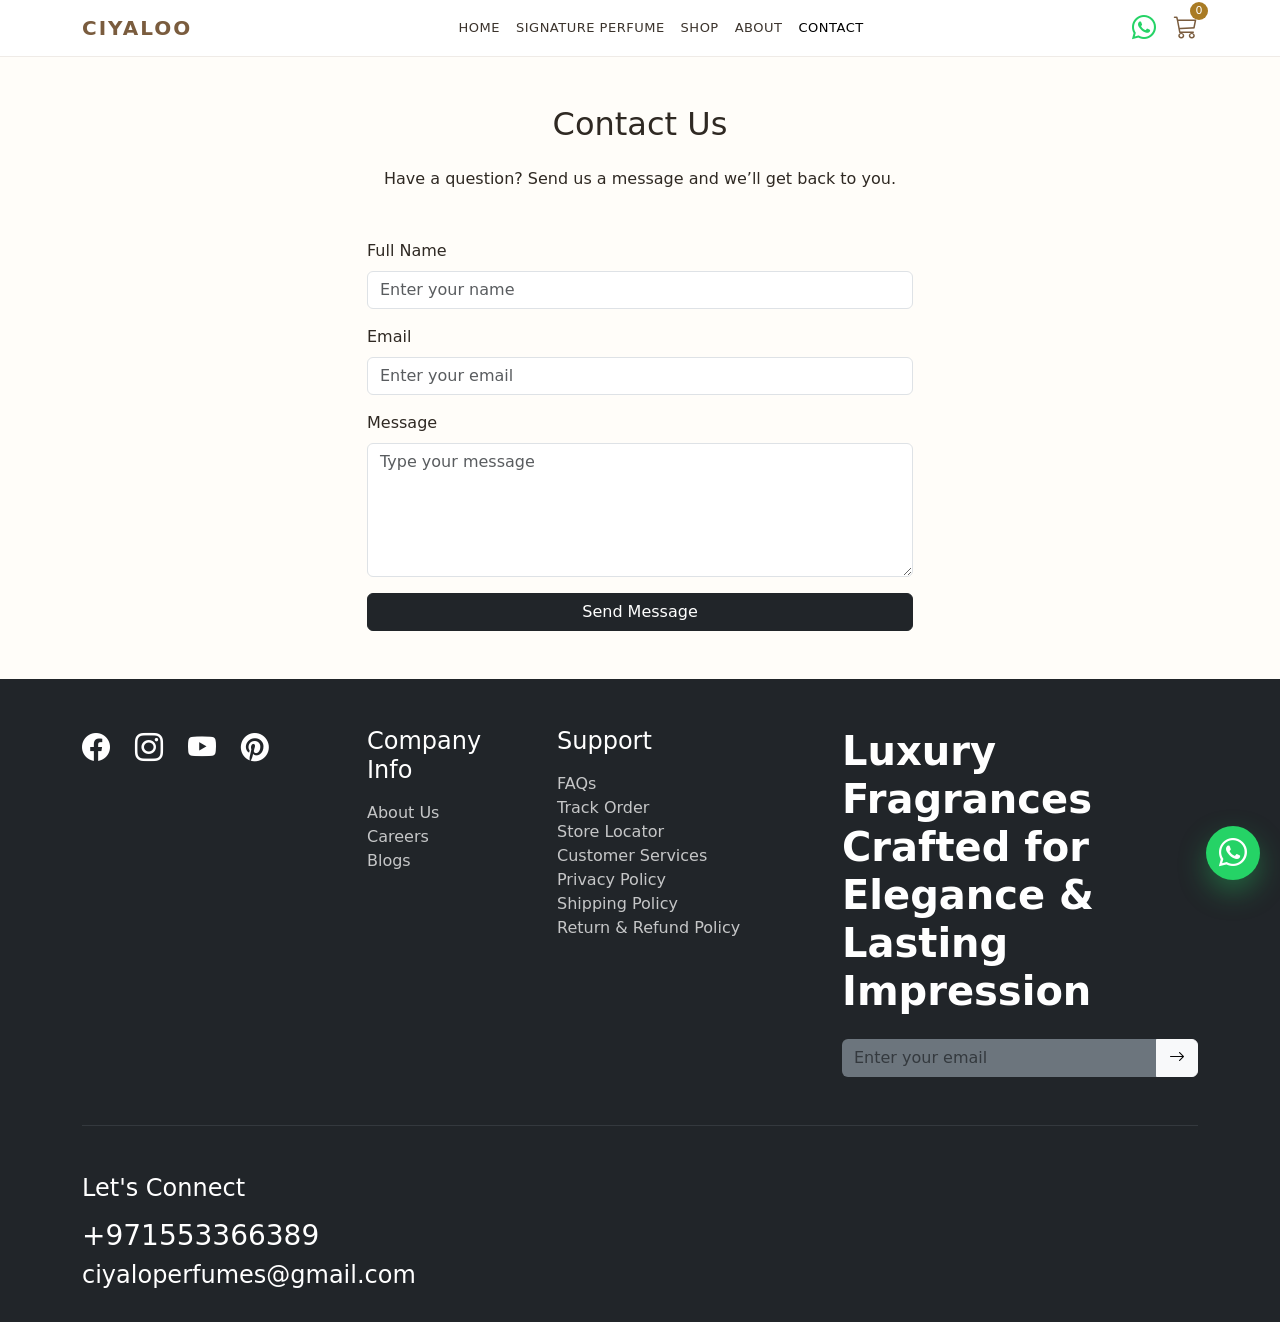
<file: contact.html>
<!doctype html>
<html lang="en">
  <head>
    <meta charset="UTF-8" />
    <meta name="viewport" content="width=device-width, initial-scale=1.0" />
    <meta
      name="description"
      content="Contact CIYALOO for premium perfumes, fragrance questions, and luxury scent guidance in Dubai and the UAE."
    />
    <meta name="robots" content="index, follow" />
    <title>Contact CIYALOO | Perfume Shop in Dubai</title>
    <link rel="canonical" href="https://ciyaloo.com/contact.html" />
    <meta
      property="og:title"
      content="Contact CIYALOO | Perfume Shop in Dubai"
    />
    <meta
      property="og:description"
      content="Get in touch with CIYALOO for premium fragrances and perfume guidance in Dubai, UAE."
    />
    <meta property="og:type" content="website" />
    <meta property="og:url" content="https://ciyaloo.com/contact.html" />
    <meta property="og:image" content="https://ciyaloo.com/mirea.png" />
    <meta property="og:site_name" content="CIYALOO" />
    <meta name="twitter:card" content="summary_large_image" />
    <meta
      name="twitter:title"
      content="Contact CIYALOO | Perfume Shop in Dubai"
    />
    <meta
      name="twitter:description"
      content="Reach out to CIYALOO for premium perfumes and fragrance support in Dubai."
    />
    <meta name="twitter:image" content="https://ciyaloo.com/mirea.png" />

    <link
      href="https://cdn.jsdelivr.net/npm/bootstrap@5.3.3/dist/css/bootstrap.min.css"
      rel="stylesheet"
    />
    <link rel="stylesheet" href="css/style.css" />
    <link
      rel="stylesheet"
      href="https://cdn.jsdelivr.net/npm/bootstrap-icons@1.11.3/font/bootstrap-icons.min.css"
    />
  </head>
  <body>
    <nav class="navbar navbar-expand-lg bg-white">
      <div class="container">
        <a class="navbar-brand" href="index.html">CIYALOO</a>

        <button
          class="navbar-toggler"
          data-bs-toggle="collapse"
          data-bs-target="#menu"
          aria-controls="menu"
          aria-expanded="false"
          aria-label="Toggle navigation"
        >
          <span class="navbar-toggler-icon"></span>
        </button>

        <div class="collapse navbar-collapse" id="menu">
          <ul class="navbar-nav mx-auto">
            <li class="nav-item">
              <a class="nav-link" href="index.html">HOME</a>
            </li>
            <li class="nav-item">
              <a class="nav-link" href="signature.html">SIGNATURE PERFUME</a>
            </li>
            <li class="nav-item">
              <a class="nav-link" href="shop.html">SHOP</a>
            </li>
            <li class="nav-item">
              <a class="nav-link" href="about.html">ABOUT</a>
            </li>
            <li class="nav-item">
              <a class="nav-link active" href="#">CONTACT</a>
            </li>
          </ul>

          <div class="nav-icons">
            <a
              href="https://wa.me/971553366389?text=Hello%20I%20would%20like%20to%20know%20more."
              target="_blank"
              rel="noopener noreferrer"
              class="cart-link"
              aria-label="WhatsApp"
              style="margin-left: 18px; color: #25d366; text-decoration: none"
            >
              <i class="bi bi-whatsapp" style="font-size: 24px"></i>
            </a>
            <a href="cart.html" class="cart-link" aria-label="Cart">
              <i class="bi bi-cart3"></i>
              <span class="cart-badge">0</span>
            </a>
          </div>
        </div>
      </div>
    </nav>

    <section class="container py-5">
      <h2 class="text-center mb-4">Contact Us</h2>
      <p class="text-center mb-5">
        Have a question? Send us a message and we’ll get back to you.
      </p>

      <div class="row justify-content-center">
        <div class="col-lg-6">
          <form
            action="https://formsubmit.co/ciyaloperfumes@gmail.com"
            method="POST"
          >
            <input type="hidden" name="_captcha" value="false" />
            <input
              type="hidden"
              name="_subject"
              value="New Contact Form - Ciyalo Perfumes"
            />
            <input type="hidden" name="_next" value="thank-you.html" />

            <div class="mb-3">
              <label class="form-label">Full Name</label>
              <input
                type="text"
                name="name"
                class="form-control"
                placeholder="Enter your name"
                required
              />
            </div>

            <div class="mb-3">
              <label class="form-label">Email</label>
              <input
                type="email"
                name="email"
                class="form-control"
                placeholder="Enter your email"
                required
              />
            </div>

            <div class="mb-3">
              <label class="form-label">Message</label>
              <textarea
                name="message"
                class="form-control"
                rows="5"
                placeholder="Type your message"
                required
              ></textarea>
            </div>

            <button type="submit" class="btn btn-dark w-100">
              Send Message
            </button>
          </form>
        </div>
      </div>
    </section>

    <footer class="bg-dark text-white pt-5 pb-4">
      <div class="container">
        <div class="row">
          <div class="col-lg-3 mb-4">
            <div class="fs-3">
              <i class="bi bi-facebook me-3"></i>
              <i class="bi bi-instagram me-3"></i>
              <i class="bi bi-youtube me-3"></i>
              <i class="bi bi-pinterest"></i>
            </div>
          </div>

          <div class="col-lg-2 mb-4">
            <h4 class="mb-3">Company Info</h4>
            <ul class="list-unstyled">
              <li><a href="about.html" class="footer-link">About Us</a></li>
              <li><a href="#" class="footer-link">Careers</a></li>
              <li><a href="#" class="footer-link">Blogs</a></li>
            </ul>
          </div>

          <div class="col-lg-3 mb-4">
            <h4 class="mb-3">Support</h4>
            <ul class="list-unstyled">
              <li><a href="#" class="footer-link">FAQs</a></li>
              <li><a href="#" class="footer-link">Track Order</a></li>
              <li><a href="#" class="footer-link">Store Locator</a></li>
              <li><a href="#" class="footer-link">Customer Services</a></li>
              <li><a href="#" class="footer-link">Privacy Policy</a></li>
              <li><a href="#" class="footer-link">Shipping Policy</a></li>
              <li>
                <a href="#" class="footer-link">Return & Refund Policy</a>
              </li>
            </ul>
          </div>

          <div class="col-lg-4">
            <h1 class="fw-bold mb-4">
              Luxury Fragrances<br />Crafted for Elegance & Lasting Impression
            </h1>
            <div class="input-group">
              <input
                type="email"
                class="form-control bg-secondary border-0 text-white"
                placeholder="Enter your email"
              />
              <button class="btn btn-light">
                <i class="bi bi-arrow-right"></i>
              </button>
            </div>
          </div>
        </div>

        <hr class="border-secondary my-5" />
        <div class="row">
          <div class="col-lg-6">
            <h4>Let's Connect</h4>
            <h3 class="mt-3">+971553366389</h3>
            <h4>ciyaloperfumes@gmail.com</h4>
          </div>
        </div>
      </div>
    </footer>

    <script src="https://cdn.jsdelivr.net/npm/bootstrap@5.3.3/dist/js/bootstrap.bundle.min.js"></script>
    <script src="cart.js"></script>
    <!-- Floating WhatsApp Button -->
    <a
      href="https://wa.me/971553366389?text=Hello%20I%20would%20like%20to%20know%20more."
      target="_blank"
      rel="noopener noreferrer"
      class="whatsapp-float"
      aria-label="Chat on WhatsApp"
    >
      <i class="bi bi-whatsapp"></i>
    </a>
  </body>
</html>
</file>
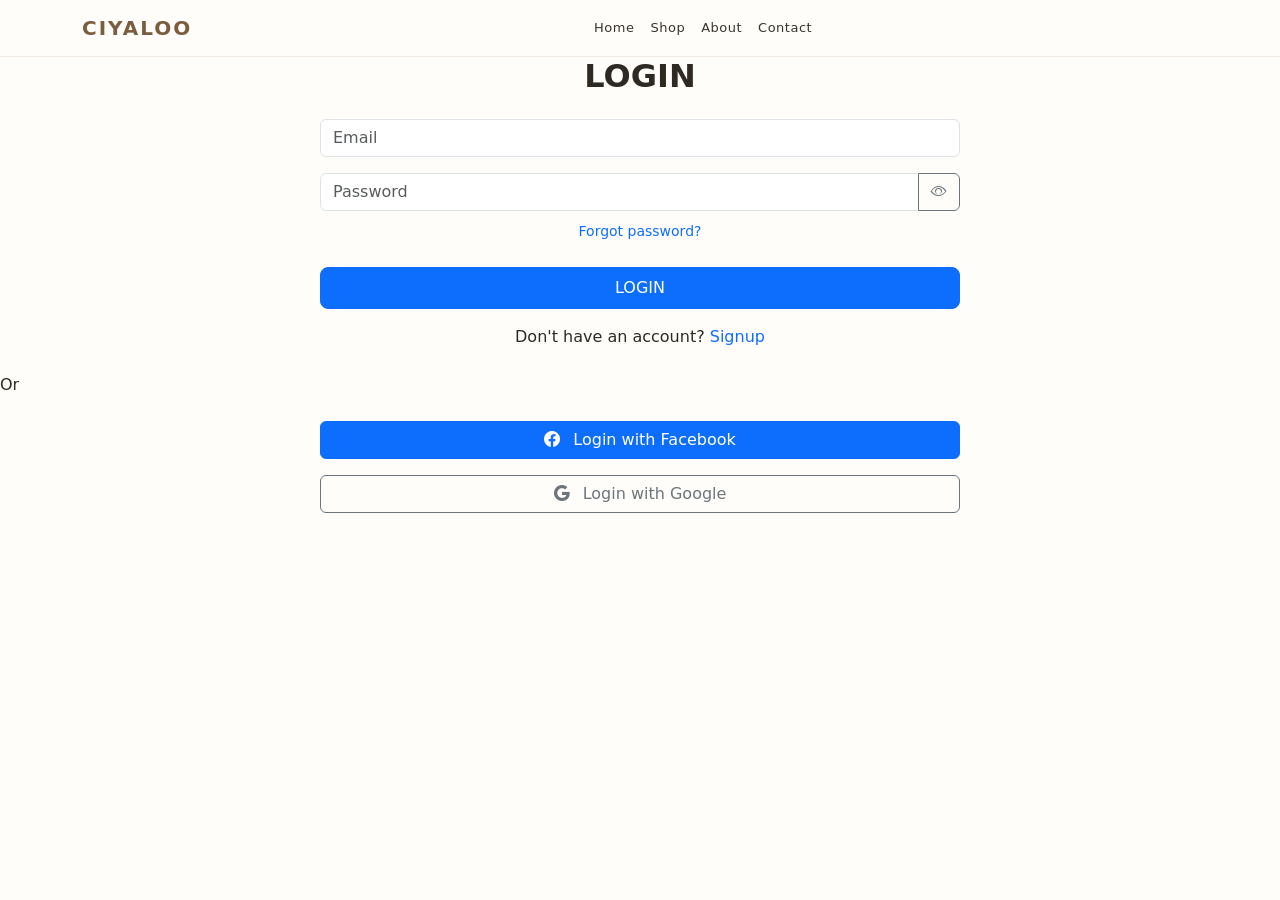
<file: login.html>
<!doctype html>
<html lang="en">
  <head>
    <meta charset="UTF-8" />
    <meta name="viewport" content="width=device-width, initial-scale=1.0" />
    <meta name="robots" content="noindex, nofollow" />
    <title>Login | CIYALOO</title>
    <link rel="canonical" href="https://ciyaloo.com/login.html" />

    <!-- Bootstrap -->
    <link
      href="https://cdn.jsdelivr.net/npm/bootstrap@5.3.3/dist/css/bootstrap.min.css"
      rel="stylesheet"
    />

    <!-- Bootstrap Icons -->
    <link
      rel="stylesheet"
      href="https://cdn.jsdelivr.net/npm/bootstrap-icons@1.11.3/font/bootstrap-icons.min.css"
    />

    <!-- Custom CSS -->
    <link rel="stylesheet" href="css/style.css" />
  </head>

  <body class="register-page">
    <!-- Navigation -->
    <nav class="navbar navbar-expand-lg">
      <div class="container">
        <a class="navbar-brand" href="index.html"> CIYALOO </a>

        <button
          class="navbar-toggler"
          type="button"
          data-bs-toggle="collapse"
          data-bs-target="#authMenu"
        >
          <span class="navbar-toggler-icon"></span>
        </button>

        <div class="collapse navbar-collapse" id="authMenu">
          <ul class="navbar-nav mx-auto">
            <li class="nav-item">
              <a class="nav-link" href="index.html">Home</a>
            </li>

            <li class="nav-item">
              <a class="nav-link" href="shop.html">Shop</a>
            </li>

            <li class="nav-item">
              <a class="nav-link" href="about.html">About</a>
            </li>

            <li class="nav-item">
              <a class="nav-link" href="contact.html">Contact</a>
            </li>
          </ul>
        </div>
      </div>
    </nav>

    <!-- Login Section -->
    <main class="register-main">
      <div class="register-card">
        <h2 class="text-center fw-bold mb-4">LOGIN</h2>

        <form class="register-form">
          <div class="d-grid gap-2 col-6 mx-auto mb-3">
            <input
              type="email"
              class="form-control"
              placeholder="Email"
              required
            />
          </div>

          <div class="d-grid gap-2 col-6 mx-auto mb-2">
            <div class="input-group">
              <input
                type="password"
                id="password"
                class="form-control"
                placeholder="Password"
                required
              />

              <button
                class="btn btn-outline-secondary"
                type="button"
                onclick="togglePassword()"
              >
                <i class="bi bi-eye" id="eye"></i>
              </button>
            </div>
          </div>

          <div class="text-center mb-4">
            <a href="#" class="small text-decoration-none">
              Forgot password?
            </a>
          </div>

          <div class="d-grid gap-2 col-6 mx-auto">
            <button type="submit" class="btn btn-primary py-2 rounded-3">
              LOGIN
            </button>
          </div>

          <div class="text-center mt-3">
            Don't have an account?
            <a href="register.html" class="text-decoration-none"> Signup </a>
          </div>

          <div class="divider my-4">
            <span>Or</span>
          </div>

          <div class="d-grid gap-2 col-6 mx-auto">
            <button class="btn btn-primary">
              <i class="bi bi-facebook me-2"></i>
              Login with Facebook
            </button>
          </div>

          <div class="d-grid gap-2 col-6 mx-auto mt-3">
            <button class="btn btn-outline-secondary">
              <i class="bi bi-google me-2"></i>
              Login with Google
            </button>
          </div>
        </form>
      </div>
    </main>

    <script src="https://cdn.jsdelivr.net/npm/bootstrap@5.3.3/dist/js/bootstrap.bundle.min.js"></script>

    <script>
      function togglePassword() {
        const password = document.getElementById("password");
        const eye = document.getElementById("eye");

        if (password.type === "password") {
          password.type = "text";
          eye.className = "bi bi-eye-slash";
        } else {
          password.type = "password";
          eye.className = "bi bi-eye";
        }
      }
    </script>
  </body>
</html>
</file>
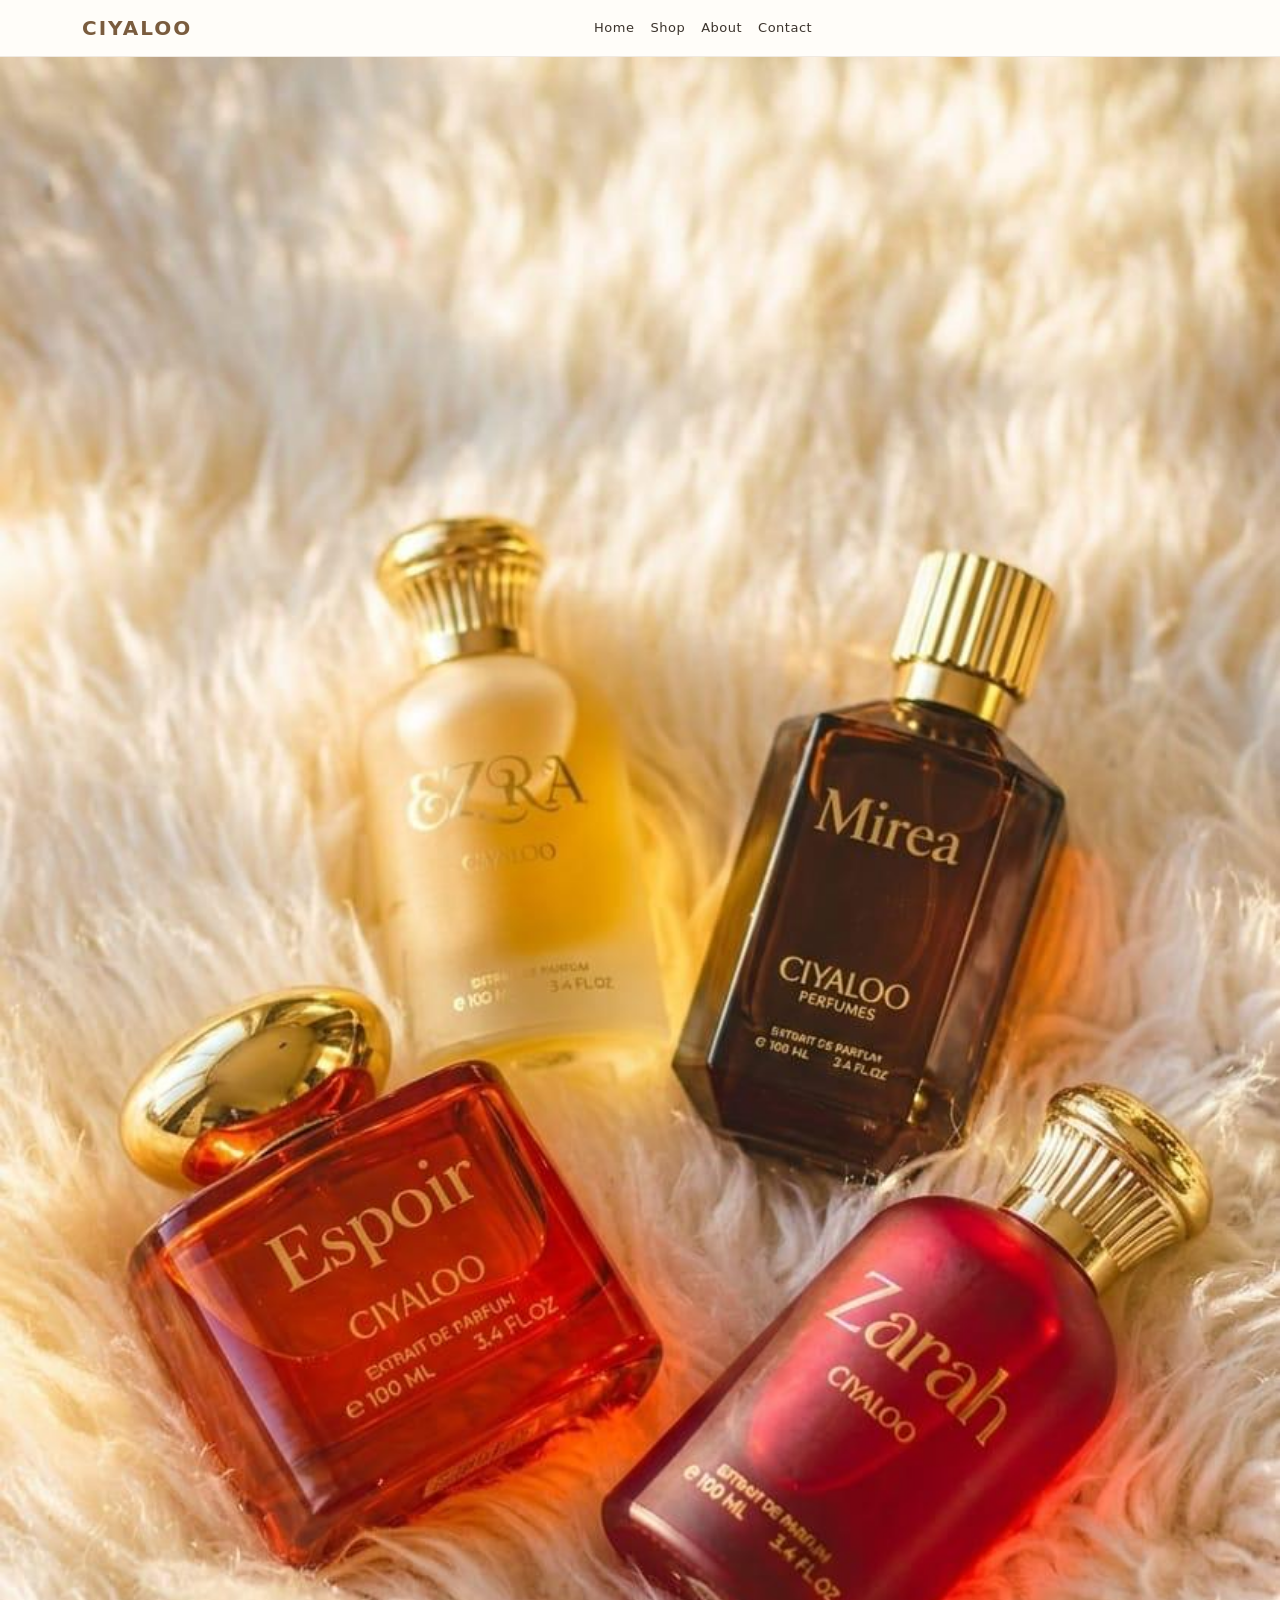
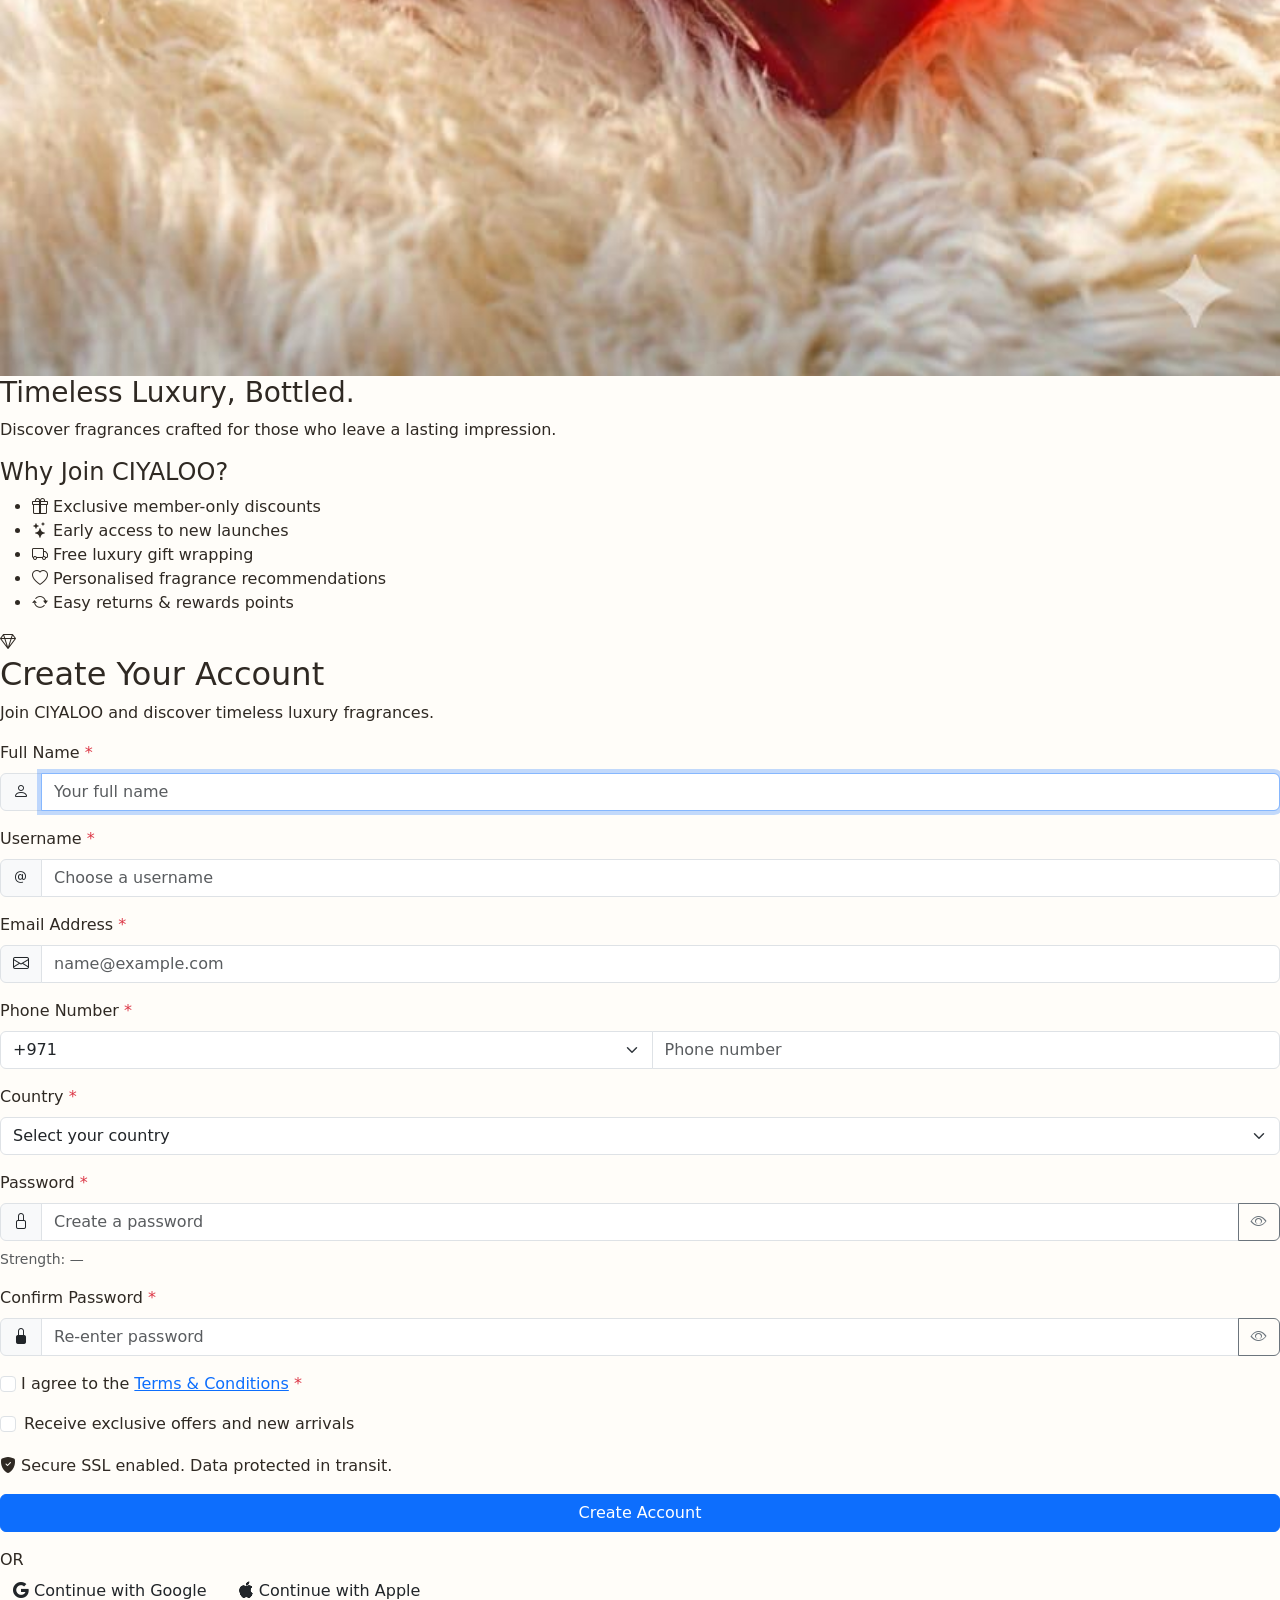
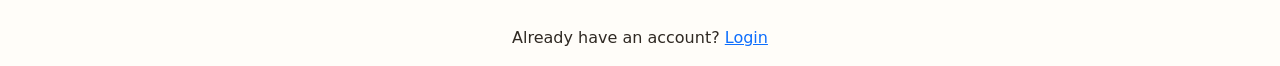
<file: register.html>
<!doctype html>
<html lang="en">
  <head>
    <meta charset="UTF-8" />
    <meta name="viewport" content="width=device-width, initial-scale=1.0" />
    <meta name="robots" content="noindex, nofollow" />
    <title>Register | CIYALOO</title>
    <link rel="canonical" href="https://ciyaloo.com/register.html" />

    <!-- Bootstrap -->
    <link
      href="https://cdn.jsdelivr.net/npm/bootstrap@5.3.3/dist/css/bootstrap.min.css"
      rel="stylesheet"
    />

    <!-- Bootstrap Icons -->
    <link
      rel="stylesheet"
      href="https://cdn.jsdelivr.net/npm/bootstrap-icons@1.11.3/font/bootstrap-icons.min.css"
    />

    <!-- Custom CSS -->
    <link rel="stylesheet" href="css/style.css" />
  </head>

  <body class="register-page">
    <!-- Navigation -->
    <nav class="navbar navbar-expand-lg">
      <div class="container">
        <a class="navbar-brand" href="index.html">CIYALOO</a>

        <button
          class="navbar-toggler"
          type="button"
          data-bs-toggle="collapse"
          data-bs-target="#authMenu"
        >
          <span class="navbar-toggler-icon"></span>
        </button>

        <div class="collapse navbar-collapse" id="authMenu">
          <ul class="navbar-nav mx-auto">
            <li class="nav-item">
              <a class="nav-link" href="index.html">Home</a>
            </li>
            <li class="nav-item">
              <a class="nav-link" href="shop.html">Shop</a>
            </li>
            <li class="nav-item">
              <a class="nav-link" href="about.html">About</a>
            </li>
            <li class="nav-item">
              <a class="nav-link" href="contact.html">Contact</a>
            </li>
          </ul>
        </div>
      </div>
    </nav>

    <!-- Main -->
    <main class="register-main">
      <div class="register-card register-split">
        <!-- Elegant perfume image (desktop only) -->
        <aside class="register-image">
          <img
            src="hero.jpeg"
            alt="CIYALOO luxury fragrance"
            class="img-fluid w-100 h-100"
            style="object-fit: cover; display: block"
          />
          <div class="register-image-overlay">
            <h3>Timeless Luxury, Bottled.</h3>
            <p>
              Discover fragrances crafted for those who leave a lasting
              impression.
            </p>
          </div>
        </aside>

        <!-- Form side -->
        <section class="register-form-side">
          <!-- Why Join CIYALOO? benefits card -->
          <div class="benefits-card">
            <h4>Why Join CIYALOO?</h4>
            <ul class="benefits-list">
              <li>
                <i class="bi bi-gift"></i> Exclusive member-only discounts
              </li>
              <li><i class="bi bi-stars"></i> Early access to new launches</li>
              <li><i class="bi bi-truck"></i> Free luxury gift wrapping</li>
              <li>
                <i class="bi bi-heart"></i> Personalised fragrance
                recommendations
              </li>
              <li>
                <i class="bi bi-arrow-repeat"></i> Easy returns &amp; rewards
                points
              </li>
            </ul>
          </div>

          <div class="register-header">
            <div class="brand-icon">
              <i class="bi bi-gem"></i>
            </div>
            <h2 class="register-title">Create Your Account</h2>
            <p class="register-subtitle">
              Join CIYALOO and discover timeless luxury fragrances.
            </p>
          </div>

          <form id="registerForm" class="register-form" novalidate>
            <div class="row g-3">
              <!-- Full Name -->
              <div class="col-12">
                <label for="fullName" class="form-label"
                  >Full Name <span class="text-danger">*</span></label
                >
                <div class="input-group">
                  <span class="input-group-text"
                    ><i class="bi bi-person"></i
                  ></span>
                  <input
                    id="fullName"
                    name="fullName"
                    type="text"
                    class="form-control"
                    placeholder="Your full name"
                    required
                    autocomplete="name"
                    autofocus
                  />
                </div>
                <div class="field-feedback" data-for="fullName"></div>
              </div>

              <!-- Username -->
              <div class="col-12">
                <label for="username" class="form-label"
                  >Username <span class="text-danger">*</span></label
                >
                <div class="input-group">
                  <span class="input-group-text"><i class="bi bi-at"></i></span>
                  <input
                    id="username"
                    name="username"
                    type="text"
                    class="form-control"
                    placeholder="Choose a username"
                    required
                    autocomplete="username"
                  />
                </div>
                <div class="field-feedback" data-for="username"></div>
              </div>

              <!-- Email -->
              <div class="col-12">
                <label for="email" class="form-label"
                  >Email Address <span class="text-danger">*</span></label
                >
                <div class="input-group">
                  <span class="input-group-text"
                    ><i class="bi bi-envelope"></i
                  ></span>
                  <input
                    id="email"
                    name="email"
                    type="email"
                    class="form-control"
                    placeholder="name@example.com"
                    required
                    autocomplete="email"
                  />
                </div>
                <div class="field-feedback" data-for="email"></div>
              </div>

              <!-- Phone Number (with country code) -->
              <div class="col-12">
                <label for="phone" class="form-label"
                  >Phone Number <span class="text-danger">*</span></label
                >
                <div class="input-group">
                  <select
                    class="form-select country-code"
                    id="countryCode"
                    required
                  >
                    <option value="+971" selected>+971</option>
                    <option value="+91">+91</option>
                    <option value="+966">+966</option>
                    <option value="+44">+44</option>
                    <option value="+1">+1</option>
                  </select>
                  <input
                    id="phone"
                    name="phone"
                    type="tel"
                    class="form-control"
                    placeholder="Phone number"
                    required
                    inputmode="tel"
                    autocomplete="tel"
                  />
                </div>
                <div class="field-feedback" data-for="phone"></div>
              </div>

              <!-- Country -->
              <div class="col-12">
                <label for="country" class="form-label"
                  >Country <span class="text-danger">*</span></label
                >
                <select
                  id="country"
                  name="country"
                  class="form-select"
                  required
                >
                  <option value="" selected disabled>
                    Select your country
                  </option>
                  <option value="IN">India</option>
                  <option value="US">United States</option>
                  <option value="GB">United Kingdom</option>
                  <option value="AE">United Arab Emirates</option>
                  <option value="NG">Nigeria</option>
                  <option value="CA">Canada</option>
                  <option value="DE">Germany</option>
                  <option value="FR">France</option>
                  <option value="Other">Other</option>
                </select>
                <div class="field-feedback" data-for="country"></div>
              </div>

              <!-- Password -->
              <div class="col-12">
                <label for="password" class="form-label"
                  >Password <span class="text-danger">*</span></label
                >
                <div class="input-group">
                  <span class="input-group-text"
                    ><i class="bi bi-lock"></i
                  ></span>
                  <input
                    id="password"
                    name="password"
                    type="password"
                    class="form-control"
                    placeholder="Create a password"
                    required
                    minlength="8"
                    autocomplete="new-password"
                  />
                  <button
                    class="btn btn-outline-secondary"
                    type="button"
                    id="togglePasswordBtn1"
                    aria-label="Show password"
                  >
                    <i class="bi bi-eye" id="eye1"></i>
                  </button>
                </div>
                <div class="password-strength mt-2" aria-hidden="true">
                  <div class="strength-bar" id="strengthBar"></div>
                </div>
                <div class="mt-2 small text-muted" id="passwordStrengthText">
                  Strength: —
                </div>
                <div class="field-feedback" data-for="password"></div>
              </div>

              <!-- Confirm Password -->
              <div class="col-12">
                <label for="confirmPassword" class="form-label"
                  >Confirm Password <span class="text-danger">*</span></label
                >
                <div class="input-group">
                  <span class="input-group-text"
                    ><i class="bi bi-lock-fill"></i
                  ></span>
                  <input
                    id="confirmPassword"
                    name="confirmPassword"
                    type="password"
                    class="form-control"
                    placeholder="Re-enter password"
                    required
                    autocomplete="new-password"
                  />
                  <button
                    class="btn btn-outline-secondary"
                    type="button"
                    id="togglePasswordBtn2"
                    aria-label="Show confirm password"
                  >
                    <i class="bi bi-eye" id="eye2"></i>
                  </button>
                </div>
                <div class="field-feedback" data-for="confirmPassword"></div>
              </div>

              <!-- Terms & Conditions -->
              <div class="col-12">
                <div class="verify-box">
                  <input
                    class="form-check-input"
                    id="agreeTerms"
                    name="agreeTerms"
                    type="checkbox"
                    required
                  />
                  <label for="agreeTerms" class="form-check-label">
                    I agree to the
                    <a href="#" class="register-link">Terms &amp; Conditions</a>
                    <span class="text-danger">*</span>
                  </label>
                </div>
                <div class="field-feedback" data-for="agreeTerms"></div>
              </div>

              <!-- Newsletter opt-in -->
              <div class="col-12">
                <div class="form-check">
                  <input
                    class="form-check-input"
                    id="newsletter"
                    name="newsletter"
                    type="checkbox"
                  />
                  <label for="newsletter" class="form-check-label">
                    Receive exclusive offers and new arrivals
                  </label>
                </div>
              </div>

              <!-- Secure SSL badge -->
              <div class="col-12">
                <div class="secure-box">
                  <i class="bi bi-shield-fill-check"></i> Secure SSL enabled.
                  Data protected in transit.
                </div>
              </div>

              <!-- Submit -->
              <div class="col-12">
                <div class="d-grid gap-2">
                  <button
                    id="submitBtn"
                    class="btn btn-primary auth-btn"
                    type="submit"
                  >
                    Create Account
                  </button>
                  <div
                    id="loadingSpinner"
                    class="verify-loading"
                    style="display: none"
                  >
                    Creating your account...
                    <span
                      class="spinner-border spinner-border-sm ms-2"
                      role="status"
                      aria-hidden="true"
                    ></span>
                  </div>
                </div>
              </div>

              <!-- Divider + Social sign-in -->
              <div class="col-12">
                <div class="divider"><span>OR</span></div>
                <div class="social-login">
                  <button type="button" class="btn social-btn">
                    <i class="bi bi-google"></i> Continue with Google
                  </button>
                  <button type="button" class="btn social-btn">
                    <i class="bi bi-apple"></i> Continue with Apple
                  </button>
                </div>
              </div>

              <!-- Login link -->
              <div class="col-12 text-center mt-3">
                Already have an account?
                <a href="login.html" class="register-link">Login</a>
              </div>

              <!-- Message -->
              <div class="col-12">
                <div
                  id="formMessage"
                  class="mt-3"
                  role="alert"
                  style="display: none"
                ></div>
              </div>
            </div>
          </form>
        </section>
      </div>
    </main>

    <script src="https://cdn.jsdelivr.net/npm/bootstrap@5.3.3/dist/js/bootstrap.bundle.min.js"></script>

    <script>
      const form = document.getElementById("registerForm");
      const submitBtn = document.getElementById("submitBtn");
      const loadingSpinner = document.getElementById("loadingSpinner");
      const formMessage = document.getElementById("formMessage");

      const fullName = document.getElementById("fullName");
      const username = document.getElementById("username");
      const email = document.getElementById("email");
      const phone = document.getElementById("phone");
      const country = document.getElementById("country");
      const countryCode = document.getElementById("countryCode");

      const password = document.getElementById("password");
      const confirmPassword = document.getElementById("confirmPassword");
      const agreeTerms = document.getElementById("agreeTerms");

      const strengthBar = document.getElementById("strengthBar");
      const passwordStrengthText = document.getElementById(
        "passwordStrengthText",
      );

      const eye1 = document.getElementById("eye1");
      const eye2 = document.getElementById("eye2");

      function setFeedback(fieldName, message) {
        const el = document.querySelector('[data-for="' + fieldName + '"]');
        if (!el) return;
        el.textContent = message || "";
        el.style.display = message ? "block" : "none";
      }

      function clearAllFeedback() {
        [
          "fullName",
          "username",
          "email",
          "phone",
          "country",
          "password",
          "confirmPassword",
          "agreeTerms",
        ].forEach((k) => setFeedback(k, ""));
      }

      function isValidEmail(v) {
        return /^[^\s@]+@[^\s@]+\.[^\s@]+$/.test(String(v).trim());
      }

      function normalizePhone(v) {
        return String(v).replace(/[\s-()]/g, "");
      }

      function isValidPhone(v) {
        const n = normalizePhone(v);
        const digits = n.startsWith("+") ? n.slice(1) : n;
        return (
          /^\+?\d{10,15}$/.test(n) && digits.length >= 10 && digits.length <= 15
        );
      }

      function passwordChecks(p) {
        const val = String(p);
        return {
          length: val.length >= 8,
          upper: /[A-Z]/.test(val),
          lower: /[a-z]/.test(val),
          number: /\d/.test(val),
          special: /[^A-Za-z0-9]/.test(val),
        };
      }

      function scorePassword(p) {
        const c = passwordChecks(p);
        let score = 0;
        if (c.length) score += 20;
        if (c.upper) score += 20;
        if (c.lower) score += 20;
        if (c.number) score += 20;
        if (c.special) score += 20;
        return Math.max(0, Math.min(100, score));
      }

      function updatePasswordMeter() {
        const p = password.value;
        const score = scorePassword(p);
        strengthBar.style.width = score + "%";

        let color = "#dc3545";
        let label = "Weak";
        if (score >= 80) {
          color = "#198754";
          label = "Strong";
        } else if (score >= 50) {
          color = "#ffc107";
          label = "Good";
        }

        strengthBar.style.background = color;
        passwordStrengthText.textContent = p.length
          ? "Strength: " + label
          : "Strength: —";
      }

      function togglePassword(inputEl, eyeEl) {
        if (inputEl.type === "password") {
          inputEl.type = "text";
          eyeEl.className = "bi bi-eye-slash";
        } else {
          inputEl.type = "password";
          eyeEl.className = "bi bi-eye";
        }
      }

      document
        .getElementById("togglePasswordBtn1")
        .addEventListener("click", () => togglePassword(password, eye1));
      document
        .getElementById("togglePasswordBtn2")
        .addEventListener("click", () => togglePassword(confirmPassword, eye2));

      password.addEventListener("input", () => {
        updatePasswordMeter();
        const checks = passwordChecks(password.value);
        if (!password.value) {
          setFeedback("password", "");
        } else {
          const ok =
            checks.length &&
            checks.upper &&
            checks.lower &&
            checks.number &&
            checks.special;
          setFeedback(
            "password",
            ok ? "" : "Password does not meet all requirements.",
          );
        }

        if (confirmPassword.value) {
          if (confirmPassword.value !== password.value)
            setFeedback("confirmPassword", "Passwords do not match.");
          else setFeedback("confirmPassword", "");
        }
      });

      confirmPassword.addEventListener("input", () => {
        if (!confirmPassword.value) {
          setFeedback("confirmPassword", "");
          return;
        }
        if (confirmPassword.value !== password.value)
          setFeedback("confirmPassword", "Passwords do not match.");
        else setFeedback("confirmPassword", "");
      });

      form.addEventListener("submit", async (e) => {
        e.preventDefault();
        clearAllFeedback();
        formMessage.style.display = "none";
        formMessage.className = "";

        const data = {
          fullName: fullName.value.trim(),
          username: username.value.trim(),
          email: email.value.trim(),
          phone: phone.value.trim(),
          country: country.value,
          countryCode: countryCode.value,
          password: password.value,
          confirmPassword: confirmPassword.value,
          agreeTerms: agreeTerms.checked,
        };

        let firstInvalid = null;

        function invalid(fieldName, message, focusEl) {
          setFeedback(fieldName, message);
          if (!firstInvalid && focusEl) firstInvalid = focusEl;
        }

        if (!data.fullName)
          invalid("fullName", "Full Name is required.", fullName);
        if (!data.username)
          invalid("username", "Username is required.", username);

        if (!data.email) invalid("email", "Email Address is required.", email);
        else if (!isValidEmail(data.email))
          invalid("email", "Please enter a valid email address.", email);

        if (!data.phone) invalid("phone", "Phone Number is required.", phone);
        else if (!isValidPhone(data.phone))
          invalid(
            "phone",
            "Please enter a valid phone number (10–15 digits).",
            phone,
          );

        if (!data.country)
          invalid("country", "Please select your country.", country);

        const checks = passwordChecks(data.password);
        const passwordOk =
          checks.length &&
          checks.upper &&
          checks.lower &&
          checks.number &&
          checks.special;
        if (!data.password)
          invalid("password", "Password is required.", password);
        else if (!passwordOk)
          invalid(
            "password",
            "Use a stronger password (see requirements).",
            password,
          );

        if (!data.confirmPassword)
          invalid(
            "confirmPassword",
            "Please confirm your password.",
            confirmPassword,
          );
        else if (data.confirmPassword !== data.password)
          invalid(
            "confirmPassword",
            "Passwords do not match.",
            confirmPassword,
          );

        if (!data.agreeTerms)
          invalid(
            "agreeTerms",
            "You must agree to the Terms & Conditions.",
            agreeTerms,
          );

        if (firstInvalid) {
          firstInvalid.scrollIntoView({ behavior: "smooth", block: "center" });
          firstInvalid.focus({ preventScroll: true });
          return;
        }

        submitBtn.disabled = true;
        loadingSpinner.style.display = "block";

        try {
          await new Promise((r) => setTimeout(r, 1200));

          formMessage.className = "alert alert-success";
          formMessage.style.display = "block";
          formMessage.textContent =
            "Account created successfully! You can now log in.";

          form.reset();
          updatePasswordMeter();
        } catch (err) {
          formMessage.className = "alert alert-danger";
          formMessage.style.display = "block";
          formMessage.textContent = "Registration failed. Please try again.";
        } finally {
          submitBtn.disabled = false;
          loadingSpinner.style.display = "none";
        }
      });

      updatePasswordMeter();
    </script>
  </body>
</html>
</file>
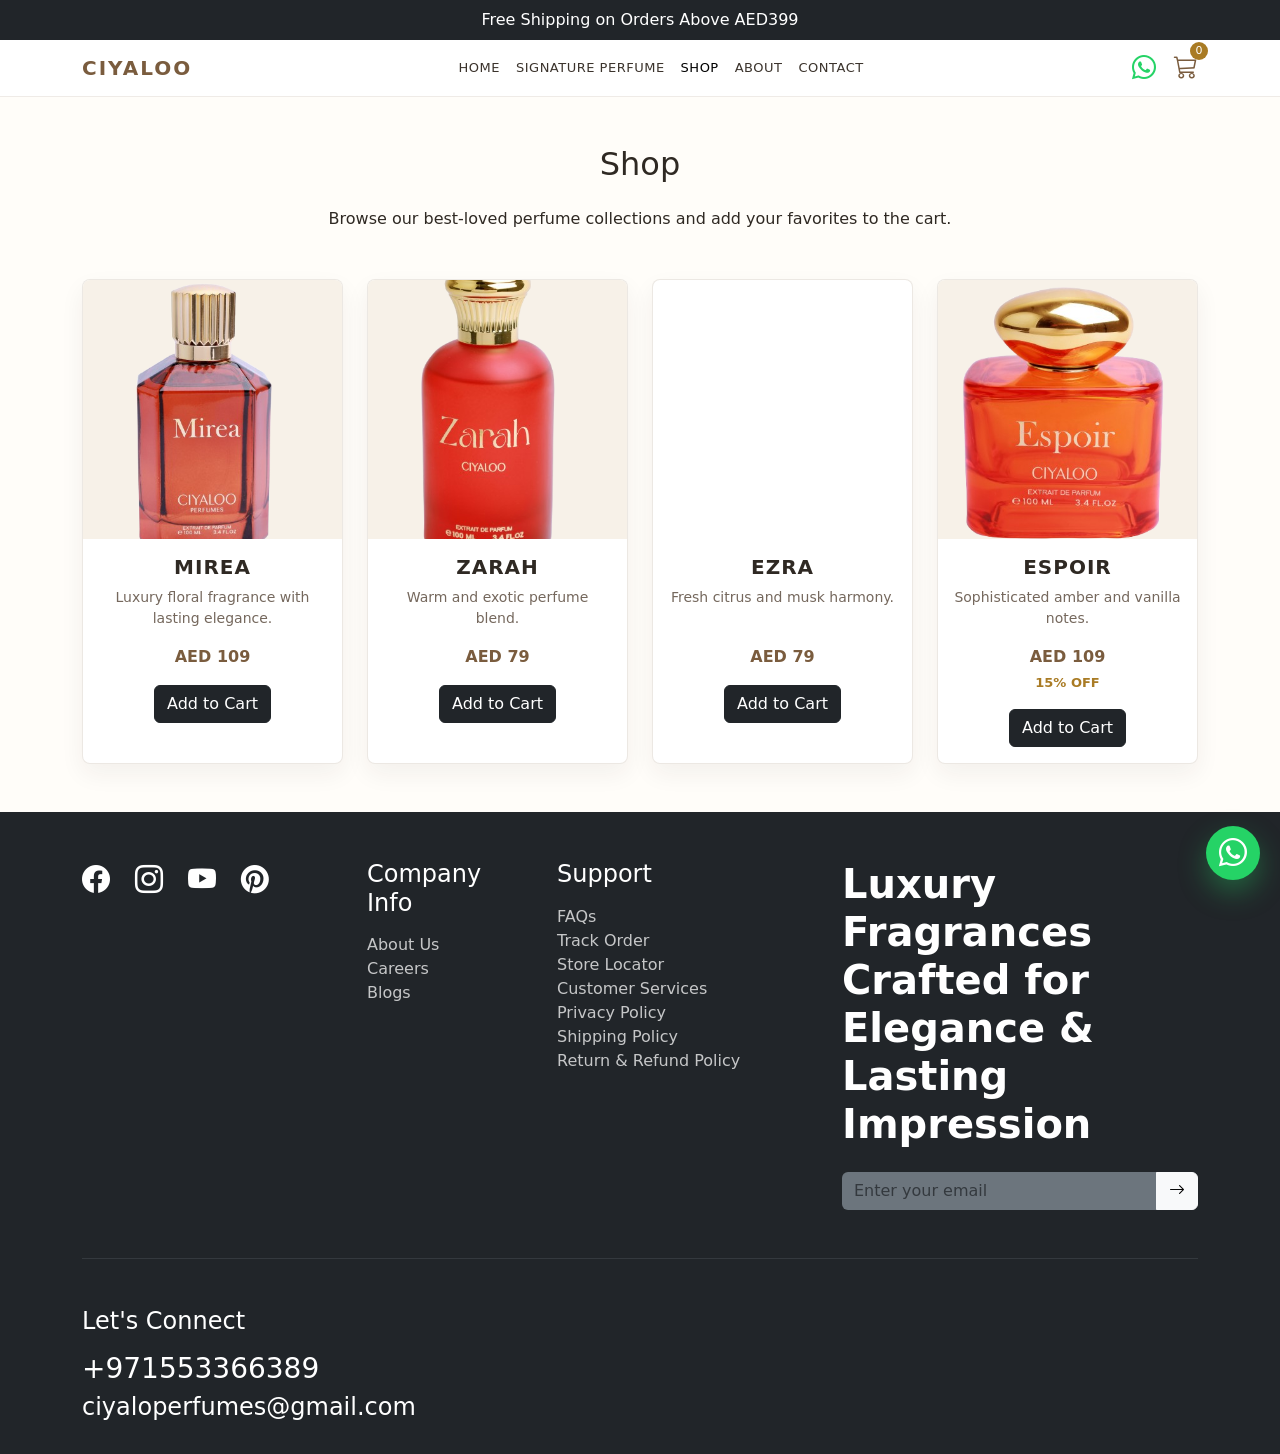
<file: shop.html>
<!doctype html>
<html lang="en">
  <head>
    <meta charset="UTF-8" />
    <meta name="viewport" content="width=device-width, initial-scale=1.0" />
    <meta
      name="description"
      content="Shop premium perfumes in Dubai at CIYALOO. Browse MIREA, ZARAH, EZRA, and ESPOIR luxury fragrances for Dubai and UAE."
    />
    <meta name="robots" content="index, follow" />
    <title>Shop Premium Perfumes in Dubai | CIYALOO</title>
    <link rel="canonical" href="https://ciyaloo.com/shop.html" />
    <meta
      property="og:title"
      content="Shop Premium Perfumes in Dubai | CIYALOO"
    />
    <meta
      property="og:description"
      content="Discover luxury fragrances and premium perfumes in Dubai at CIYALOO. Browse signature scents made for modern elegance."
    />
    <meta property="og:type" content="website" />
    <meta property="og:url" content="https://ciyaloo.com/shop.html" />
    <meta property="og:image" content="https://ciyaloo.com/mirea.png" />
    <meta property="og:site_name" content="CIYALOO" />
    <meta name="twitter:card" content="summary_large_image" />
    <meta
      name="twitter:title"
      content="Shop Premium Perfumes in Dubai | CIYALOO"
    />
    <meta
      name="twitter:description"
      content="Luxury perfume shop Dubai featuring premium fragrances and signature scents for the UAE."
    />
    <meta name="twitter:image" content="https://ciyaloo.com/mirea.png" />

    <link
      href="https://cdn.jsdelivr.net/npm/bootstrap@5.3.3/dist/css/bootstrap.min.css"
      rel="stylesheet"
    />
    <link rel="stylesheet" href="css/style.css" />
    <link
      rel="stylesheet"
      href="https://cdn.jsdelivr.net/npm/bootstrap-icons@1.11.3/font/bootstrap-icons.min.css"
    />
  </head>
  <body>
    <div class="bg-dark text-white text-center py-2">
      Free Shipping on Orders Above AED399
    </div>

    <nav class="navbar navbar-expand-lg bg-white">
      <div class="container">
        <a class="navbar-brand" href="index.html">CIYALOO</a>

        <button
          class="navbar-toggler"
          data-bs-toggle="collapse"
          data-bs-target="#menu"
          aria-controls="menu"
          aria-expanded="false"
          aria-label="Toggle navigation"
        >
          <span class="navbar-toggler-icon"></span>
        </button>

        <div class="collapse navbar-collapse" id="menu">
          <ul class="navbar-nav mx-auto">
            <li class="nav-item">
              <a class="nav-link" href="index.html">HOME</a>
            </li>
            <li class="nav-item">
              <a class="nav-link" href="signature.html">SIGNATURE PERFUME</a>
            </li>
            <li class="nav-item">
              <a class="nav-link active" href="shop.html">SHOP</a>
            </li>
            <li class="nav-item">
              <a class="nav-link" href="about.html">ABOUT</a>
            </li>
            <li class="nav-item">
              <a class="nav-link" href="contact.html">CONTACT</a>
            </li>
          </ul>

          <div class="nav-icons">
            <a
              href="https://wa.me/971553366389?text=Hello%20I%20would%20like%20to%20know%20more."
              target="_blank"
              rel="noopener noreferrer"
              class="cart-link"
              aria-label="WhatsApp"
              style="margin-left: 18px; color: #25d366; text-decoration: none"
            >
              <i class="bi bi-whatsapp" style="font-size: 24px"></i>
            </a>
            <a href="cart.html" class="cart-link" aria-label="Cart">
              <i class="bi bi-cart3"></i>
              <span class="cart-badge">0</span>
            </a>
          </div>
        </div>
      </div>
    </nav>

    <section class="container py-5">
      <h1 class="visually-hidden">Shop premium perfumes in Dubai</h1>
      <h2 class="text-center mb-4">Shop</h2>
      <p class="text-center mb-5">
        Browse our best-loved perfume collections and add your favorites to the
        cart.
      </p>

      <div class="row g-4" data-product-grid data-column-class="col-md-3"></div>
    </section>

    <footer class="bg-dark text-white pt-5 pb-4">
      <div class="container">
        <div class="row">
          <div class="col-lg-3 mb-4">
            <div class="fs-3">
              <i class="bi bi-facebook me-3"></i>
              <i class="bi bi-instagram me-3"></i>
              <i class="bi bi-youtube me-3"></i>
              <i class="bi bi-pinterest"></i>
            </div>
          </div>

          <div class="col-lg-2 mb-4">
            <h4 class="mb-3">Company Info</h4>
            <ul class="list-unstyled">
              <li><a href="about.html" class="footer-link">About Us</a></li>
              <li><a href="#" class="footer-link">Careers</a></li>
              <li><a href="#" class="footer-link">Blogs</a></li>
            </ul>
          </div>

          <div class="col-lg-3 mb-4">
            <h4 class="mb-3">Support</h4>
            <ul class="list-unstyled">
              <li><a href="#" class="footer-link">FAQs</a></li>
              <li><a href="#" class="footer-link">Track Order</a></li>
              <li><a href="#" class="footer-link">Store Locator</a></li>
              <li><a href="#" class="footer-link">Customer Services</a></li>
              <li><a href="#" class="footer-link">Privacy Policy</a></li>
              <li><a href="#" class="footer-link">Shipping Policy</a></li>
              <li>
                <a href="#" class="footer-link">Return & Refund Policy</a>
              </li>
            </ul>
          </div>

          <div class="col-lg-4">
            <h1 class="fw-bold mb-4">
              Luxury Fragrances<br />Crafted for Elegance & Lasting Impression
            </h1>
            <div class="input-group">
              <input
                type="email"
                class="form-control bg-secondary border-0 text-white"
                placeholder="Enter your email"
              />
              <button class="btn btn-light">
                <i class="bi bi-arrow-right"></i>
              </button>
            </div>
          </div>
        </div>

        <hr class="border-secondary my-5" />
        <div class="row">
          <div class="col-lg-6">
            <h4>Let's Connect</h4>
            <h3 class="mt-3">+971553366389</h3>
            <h4>ciyaloperfumes@gmail.com</h4>
          </div>
        </div>
      </div>
    </footer>

    <script src="https://cdn.jsdelivr.net/npm/bootstrap@5.3.3/dist/js/bootstrap.bundle.min.js"></script>
    <script src="cart.js"></script>
    <script src="product-store.js"></script>
    <!-- Floating WhatsApp Button -->
    <a
      href="https://wa.me/971553366389?text=Hello%20I%20would%20like%20to%20know%20more."
      target="_blank"
      rel="noopener noreferrer"
      class="whatsapp-float"
      aria-label="Chat on WhatsApp"
    >
      <i class="bi bi-whatsapp"></i>
    </a>
  </body>
</html>
</file>
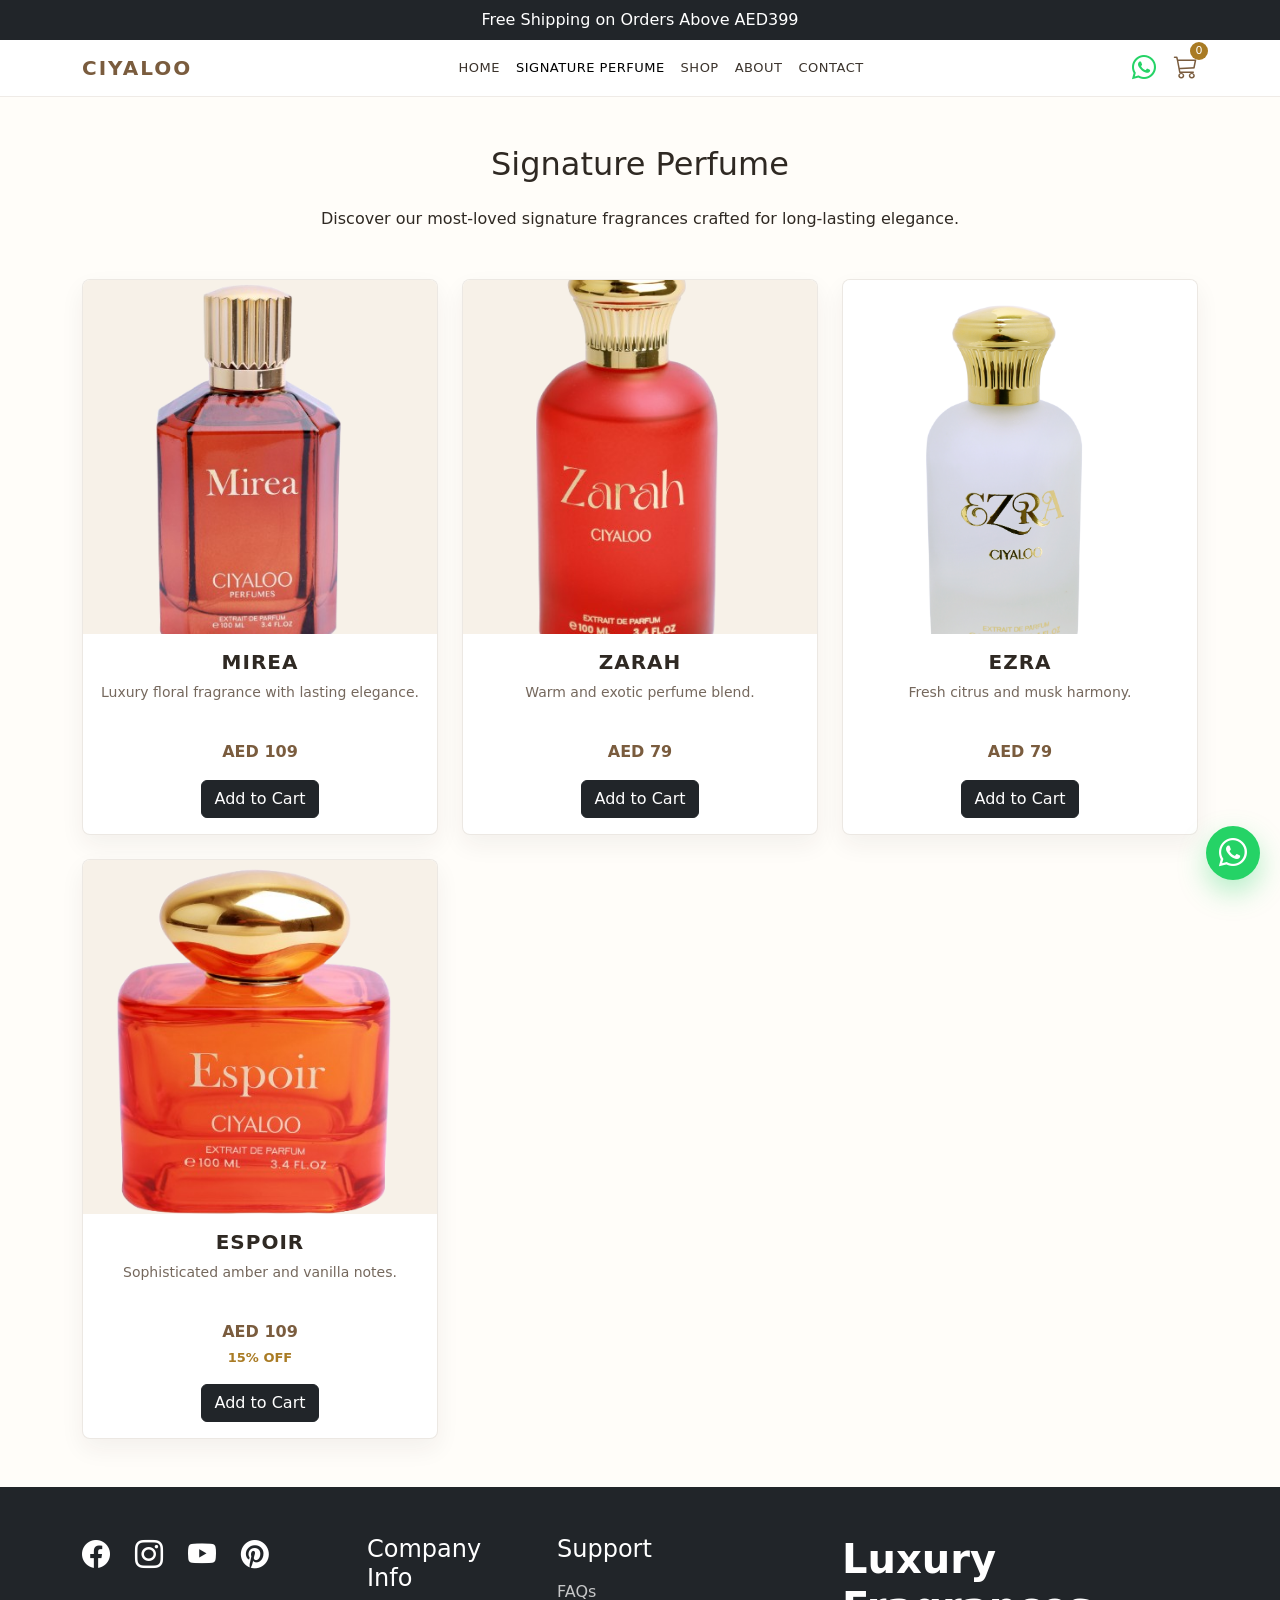
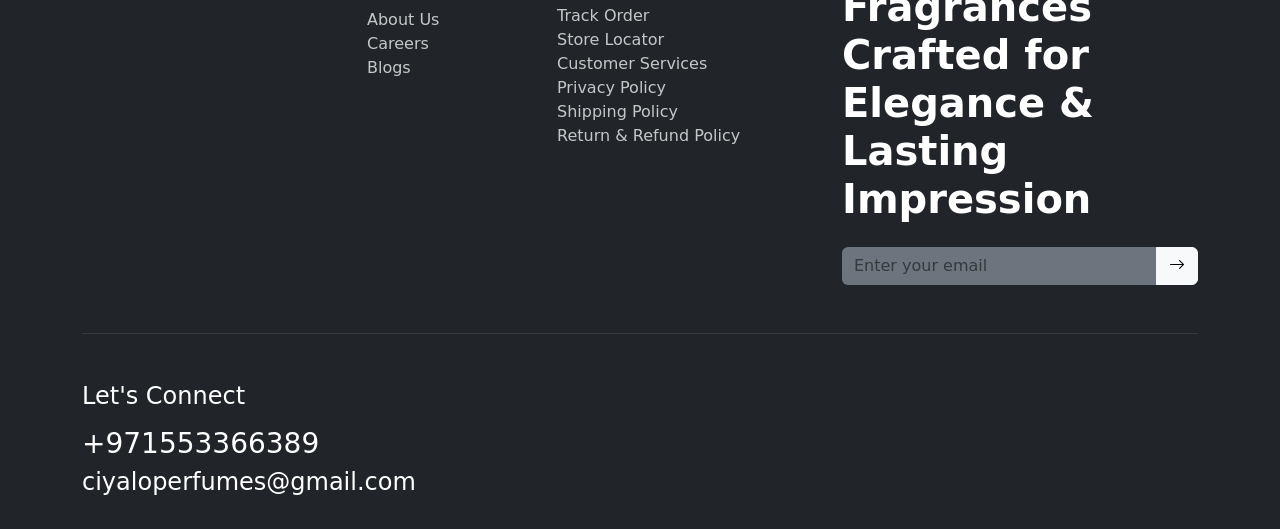
<file: signature.html>
<!doctype html>
<html lang="en">
  <head>
    <meta charset="UTF-8" />
    <meta name="viewport" content="width=device-width, initial-scale=1.0" />
    <meta
      name="description"
      content="Explore CIYALOO signature perfumes in Dubai. Discover elegant fragrance collections created for premium scent lovers across the UAE."
    />
    <meta name="robots" content="index, follow" />
    <title>Signature Perfumes in Dubai | CIYALOO</title>
    <link rel="canonical" href="https://ciyaloo.com/signature.html" />
    <meta property="og:title" content="Signature Perfumes in Dubai | CIYALOO" />
    <meta
      property="og:description"
      content="Signature fragrances and luxury perfumes in Dubai from CIYALOO, crafted for elegant everyday wear and lasting impressions."
    />
    <meta property="og:type" content="website" />
    <meta property="og:url" content="https://ciyaloo.com/signature.html" />
    <meta property="og:image" content="https://ciyaloo.com/mirea.png" />
    <meta property="og:site_name" content="CIYALOO" />
    <meta name="twitter:card" content="summary_large_image" />
    <meta
      name="twitter:title"
      content="Signature Perfumes in Dubai | CIYALOO"
    />
    <meta
      name="twitter:description"
      content="Shop signature fragrances and premium perfumes in Dubai with CIYALOO."
    />
    <meta name="twitter:image" content="https://ciyaloo.com/mirea.png" />

    <link
      href="https://cdn.jsdelivr.net/npm/bootstrap@5.3.3/dist/css/bootstrap.min.css"
      rel="stylesheet"
    />
    <link rel="stylesheet" href="css/style.css" />
    <link
      rel="stylesheet"
      href="https://cdn.jsdelivr.net/npm/bootstrap-icons@1.11.3/font/bootstrap-icons.min.css"
    />
  </head>
  <body>
    <div class="bg-dark text-white text-center py-2">
      Free Shipping on Orders Above AED399
    </div>

    <nav class="navbar navbar-expand-lg bg-white">
      <div class="container">
        <a class="navbar-brand" href="index.html">CIYALOO</a>

        <button
          class="navbar-toggler"
          data-bs-toggle="collapse"
          data-bs-target="#menu"
          aria-controls="menu"
          aria-expanded="false"
          aria-label="Toggle navigation"
        >
          <span class="navbar-toggler-icon"></span>
        </button>

        <div class="collapse navbar-collapse" id="menu">
          <ul class="navbar-nav mx-auto">
            <li class="nav-item">
              <a class="nav-link" href="index.html">HOME</a>
            </li>
            <li class="nav-item">
              <a class="nav-link active" href="signature.html"
                >SIGNATURE PERFUME</a
              >
            </li>
            <li class="nav-item">
              <a class="nav-link" href="shop.html">SHOP</a>
            </li>
            <li class="nav-item">
              <a class="nav-link" href="about.html">ABOUT</a>
            </li>
            <li class="nav-item">
              <a class="nav-link" href="contact.html">CONTACT</a>
            </li>
          </ul>

          <div class="nav-icons">
            <a
              href="https://wa.me/971553366389?text=Hello%20I%20would%20like%20to%20know%20more."
              target="_blank"
              rel="noopener noreferrer"
              class="cart-link"
              aria-label="WhatsApp"
              style="margin-left: 18px; color: #25d366; text-decoration: none"
            >
              <i class="bi bi-whatsapp" style="font-size: 24px"></i>
            </a>
            <a href="cart.html" class="cart-link" aria-label="Cart">
              <i class="bi bi-cart3"></i>
              <span class="cart-badge">0</span>
            </a>
          </div>
        </div>
      </div>
    </nav>

    <section class="container py-5">
      <h1 class="visually-hidden">Signature perfumes in Dubai</h1>
      <h2 class="text-center mb-4">Signature Perfume</h2>
      <p class="text-center mb-5">
        Discover our most-loved signature fragrances crafted for long-lasting
        elegance.
      </p>

      <div class="row g-4" data-product-grid data-column-class="col-md-4"></div>
    </section>

    <footer class="bg-dark text-white pt-5 pb-4">
      <div class="container">
        <div class="row">
          <div class="col-lg-3 mb-4">
            <div class="fs-3">
              <i class="bi bi-facebook me-3"></i>
              <i class="bi bi-instagram me-3"></i>
              <i class="bi bi-youtube me-3"></i>
              <i class="bi bi-pinterest"></i>
            </div>
          </div>

          <div class="col-lg-2 mb-4">
            <h4 class="mb-3">Company Info</h4>
            <ul class="list-unstyled">
              <li><a href="about.html" class="footer-link">About Us</a></li>
              <li><a href="#" class="footer-link">Careers</a></li>
              <li><a href="#" class="footer-link">Blogs</a></li>
            </ul>
          </div>

          <div class="col-lg-3 mb-4">
            <h4 class="mb-3">Support</h4>
            <ul class="list-unstyled">
              <li><a href="#" class="footer-link">FAQs</a></li>
              <li><a href="#" class="footer-link">Track Order</a></li>
              <li><a href="#" class="footer-link">Store Locator</a></li>
              <li><a href="#" class="footer-link">Customer Services</a></li>
              <li><a href="#" class="footer-link">Privacy Policy</a></li>
              <li><a href="#" class="footer-link">Shipping Policy</a></li>
              <li>
                <a href="#" class="footer-link">Return & Refund Policy</a>
              </li>
            </ul>
          </div>

          <div class="col-lg-4">
            <h1 class="fw-bold mb-4">
              Luxury Fragrances<br />Crafted for Elegance & Lasting Impression
            </h1>
            <div class="input-group">
              <input
                type="email"
                class="form-control bg-secondary border-0 text-white"
                placeholder="Enter your email"
              />
              <button class="btn btn-light">
                <i class="bi bi-arrow-right"></i>
              </button>
            </div>
          </div>
        </div>

        <hr class="border-secondary my-5" />
        <div class="row">
          <div class="col-lg-6">
            <h4>Let's Connect</h4>
            <h3 class="mt-3">+971553366389</h3>
            <h4>ciyaloperfumes@gmail.com</h4>
          </div>
        </div>
      </div>
    </footer>

    <script src="https://cdn.jsdelivr.net/npm/bootstrap@5.3.3/dist/js/bootstrap.bundle.min.js"></script>
    <script src="cart.js"></script>
    <script src="product-store.js"></script>
    <!-- Floating WhatsApp Button -->
    <a
      href="https://wa.me/971553366389?text=Hello%20I%20would%20like%20to%20know%20more."
      target="_blank"
      rel="noopener noreferrer"
      class="whatsapp-float"
      aria-label="Chat on WhatsApp"
    >
      <i class="bi bi-whatsapp"></i>
    </a>
  </body>
</html>
</file>
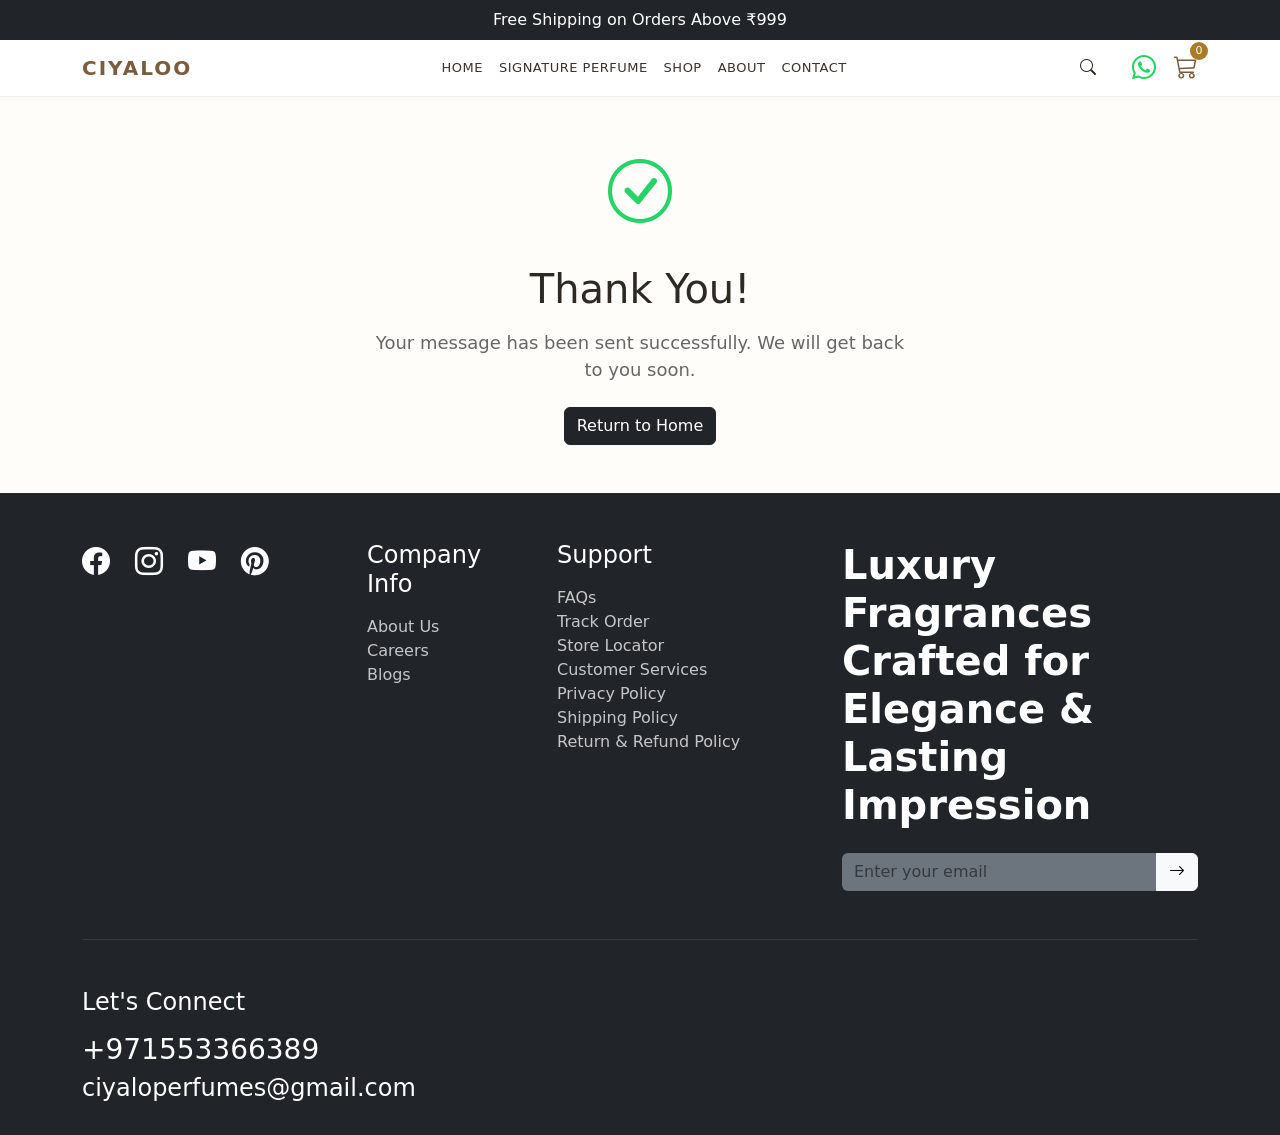
<file: thank-you.html>
<!doctype html>
<html lang="en">
  <head>
    <meta charset="UTF-8" />
    <meta name="viewport" content="width=device-width, initial-scale=1.0" />
    <meta name="robots" content="noindex, nofollow" />
    <title>Thank You - CIYALOO</title>
    <link rel="canonical" href="https://ciyaloo.com/thank-you.html" />

    <link
      href="https://cdn.jsdelivr.net/npm/bootstrap@5.3.3/dist/css/bootstrap.min.css"
      rel="stylesheet"
    />
    <link rel="stylesheet" href="css/style.css" />
    <link
      rel="stylesheet"
      href="https://cdn.jsdelivr.net/npm/bootstrap-icons@1.11.3/font/bootstrap-icons.min.css"
    />
  </head>
  <body>
    <div class="bg-dark text-white text-center py-2">
      Free Shipping on Orders Above ₹999
    </div>

    <nav class="navbar navbar-expand-lg bg-white">
      <div class="container">
        <a class="navbar-brand" href="index.html">CIYALOO</a>

        <button
          class="navbar-toggler"
          data-bs-toggle="collapse"
          data-bs-target="#menu"
          aria-controls="menu"
          aria-expanded="false"
          aria-label="Toggle navigation"
        >
          <span class="navbar-toggler-icon"></span>
        </button>

        <div class="collapse navbar-collapse" id="menu">
          <ul class="navbar-nav mx-auto">
            <li class="nav-item">
              <a class="nav-link" href="index.html">HOME</a>
            </li>
            <li class="nav-item">
              <a class="nav-link" href="signature.html">SIGNATURE PERFUME</a>
            </li>
            <li class="nav-item">
              <a class="nav-link" href="shop.html">SHOP</a>
            </li>
            <li class="nav-item">
              <a class="nav-link" href="about.html">ABOUT</a>
            </li>
            <li class="nav-item">
              <a class="nav-link" href="contact.html">CONTACT</a>
            </li>
          </ul>

          <div class="nav-icons">
            <i class="bi bi-search"></i>
            <a
              href="https://wa.me/971553366389?text=Hello%20I%20would%20like%20to%20know%20more."
              target="_blank"
              rel="noopener noreferrer"
              class="cart-link"
              aria-label="WhatsApp"
              style="margin-left: 18px; color: #25d366; text-decoration: none"
            >
              <i class="bi bi-whatsapp" style="font-size: 24px"></i>
            </a>
            <a href="cart.html" class="cart-link" aria-label="Cart">
              <i class="bi bi-cart3"></i>
              <span class="cart-badge">0</span>
            </a>
          </div>
        </div>
      </div>
    </nav>

    <section class="container py-5">
      <div class="row justify-content-center">
        <div class="col-lg-6 text-center">
          <div class="mb-4">
            <i
              class="bi bi-check-circle"
              style="font-size: 64px; color: #25d366"
            ></i>
          </div>
          <h1 class="mb-3">Thank You!</h1>
          <p class="mb-4" style="font-size: 18px; color: #666">
            Your message has been sent successfully. We will get back to you
            soon.
          </p>
          <a href="index.html" class="btn btn-dark">Return to Home</a>
        </div>
      </div>
    </section>

    <footer class="bg-dark text-white pt-5 pb-4">
      <div class="container">
        <div class="row">
          <div class="col-lg-3 mb-4">
            <div class="fs-3">
              <i class="bi bi-facebook me-3"></i>
              <i class="bi bi-instagram me-3"></i>
              <i class="bi bi-youtube me-3"></i>
              <i class="bi bi-pinterest"></i>
            </div>
          </div>

          <div class="col-lg-2 mb-4">
            <h4 class="mb-3">Company Info</h4>
            <ul class="list-unstyled">
              <li><a href="about.html" class="footer-link">About Us</a></li>
              <li><a href="#" class="footer-link">Careers</a></li>
              <li><a href="#" class="footer-link">Blogs</a></li>
            </ul>
          </div>

          <div class="col-lg-3 mb-4">
            <h4 class="mb-3">Support</h4>
            <ul class="list-unstyled">
              <li><a href="#" class="footer-link">FAQs</a></li>
              <li><a href="#" class="footer-link">Track Order</a></li>
              <li><a href="#" class="footer-link">Store Locator</a></li>
              <li><a href="#" class="footer-link">Customer Services</a></li>
              <li><a href="#" class="footer-link">Privacy Policy</a></li>
              <li><a href="#" class="footer-link">Shipping Policy</a></li>
              <li>
                <a href="#" class="footer-link">Return & Refund Policy</a>
              </li>
            </ul>
          </div>

          <div class="col-lg-4">
            <h1 class="fw-bold mb-4">
              Luxury Fragrances<br />Crafted for Elegance & Lasting Impression
            </h1>
            <div class="input-group">
              <input
                type="email"
                class="form-control bg-secondary border-0 text-white"
                placeholder="Enter your email"
              />
              <button class="btn btn-light">
                <i class="bi bi-arrow-right"></i>
              </button>
            </div>
          </div>
        </div>

        <hr class="border-secondary my-5" />
        <div class="row">
          <div class="col-lg-6">
            <h4>Let's Connect</h4>
            <h3 class="mt-3">+971553366389</h3>
            <h4>ciyaloperfumes@gmail.com</h4>
          </div>
        </div>
      </div>
    </footer>

    <script src="https://cdn.jsdelivr.net/npm/bootstrap@5.3.3/dist/js/bootstrap.bundle.min.js"></script>
  </body>
</html>
</file>
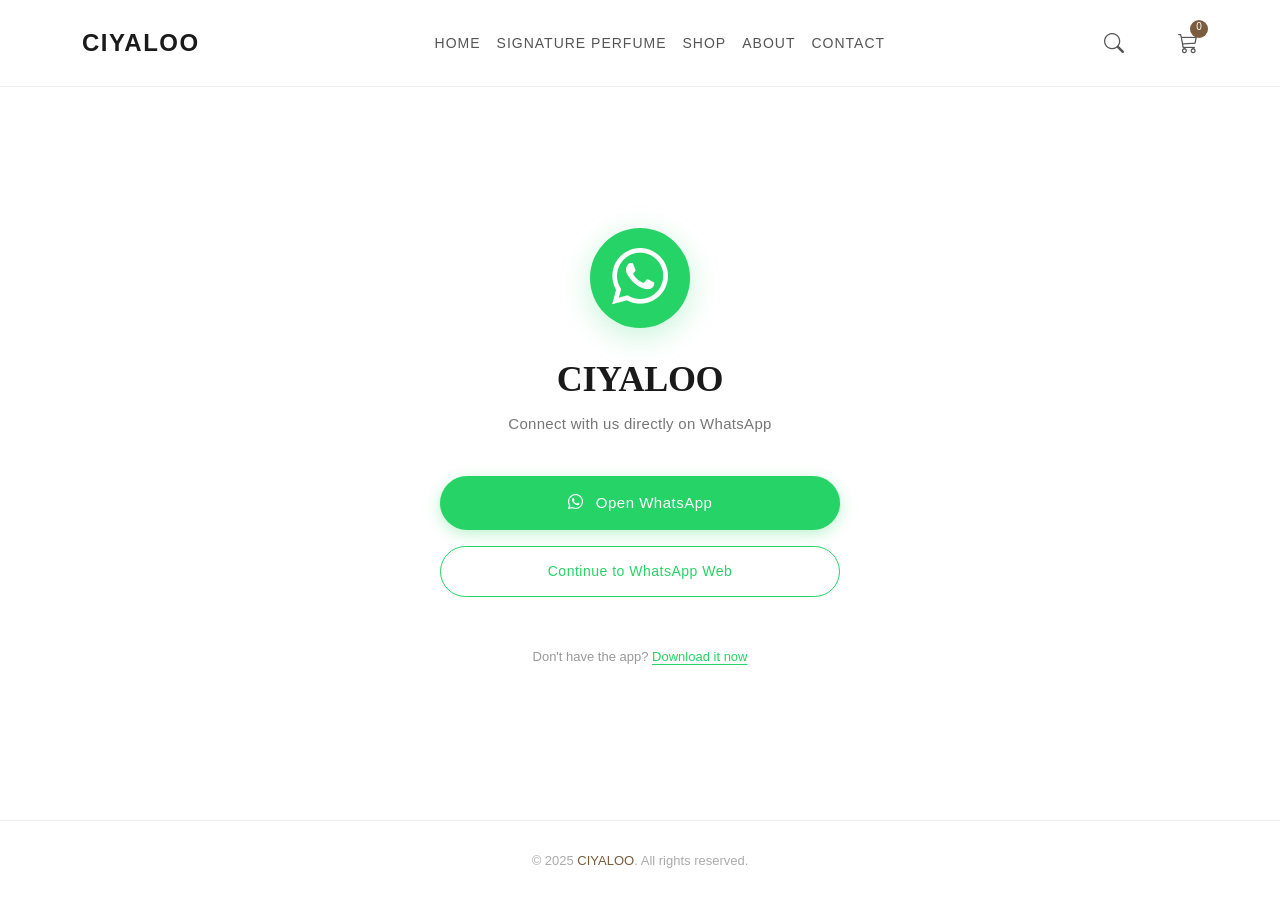
<file: whatsapp.html>
<!doctype html>
<html lang="en">
  <head>
    <meta charset="UTF-8" />
    <meta name="viewport" content="width=device-width, initial-scale=1.0" />
    <meta name="robots" content="noindex, nofollow" />
    <title>WhatsApp Contact - CIYALOO</title>
    <link rel="canonical" href="https://ciyaloo.com/whatsapp.html" />

    <link
      href="https://cdn.jsdelivr.net/npm/bootstrap@5.3.3/dist/css/bootstrap.min.css"
      rel="stylesheet"
    />
    <link rel="stylesheet" href="css/style.css" />
    <link
      rel="stylesheet"
      href="https://cdn.jsdelivr.net/npm/bootstrap-icons@1.11.3/font/bootstrap-icons.min.css"
    />

    <style>
      .whatsapp-page {
        background-color: #ffffff;
        min-height: 100vh;
        display: flex;
        flex-direction: column;
        font-family: "Poppins", sans-serif;
      }

      .whatsapp-navbar {
        background: #fff;
        padding: 20px 0;
        border-bottom: 1px solid #f0f0f0;
      }

      .whatsapp-navbar .navbar-brand {
        font-family: "Poppins", sans-serif;
        font-size: 24px;
        font-weight: 600;
        color: #1a1a1a;
        letter-spacing: 1.5px;
      }

      .whatsapp-navbar .nav-link {
        color: #555 !important;
        font-size: 14px;
        font-weight: 400;
        letter-spacing: 1px;
        text-transform: uppercase;
        padding: 8px 16px;
        transition: color 0.3s ease;
      }

      .whatsapp-navbar .nav-link:hover {
        color: #7a5c3e !important;
      }

      .whatsapp-main {
        flex: 1;
        display: flex;
        align-items: center;
        justify-content: center;
        padding: 60px 20px;
      }

      .whatsapp-card {
        max-width: 480px;
        width: 100%;
        text-align: center;
        padding: 60px 40px;
      }

      .whatsapp-logo {
        width: 100px;
        height: 100px;
        margin: 0 auto 30px;
        background: #25d366;
        border-radius: 50%;
        display: flex;
        align-items: center;
        justify-content: center;
        box-shadow: 0 8px 30px rgba(37, 211, 102, 0.25);
      }

      .whatsapp-logo i {
        font-size: 56px;
        color: #fff;
      }

      .whatsapp-business-name {
        font-family: "Cormorant Garamond", serif;
        font-size: 36px;
        font-weight: 600;
        color: #1a1a1a;
        margin-bottom: 12px;
        letter-spacing: -0.3px;
      }

      .whatsapp-subtitle {
        font-size: 15px;
        color: #777;
        margin-bottom: 40px;
        font-weight: 300;
        letter-spacing: 0.3px;
      }

      .whatsapp-btn-primary {
        display: block;
        width: 100%;
        padding: 16px 24px;
        background: #25d366;
        color: #fff;
        border: none;
        border-radius: 50px;
        font-family: "Poppins", sans-serif;
        font-size: 15px;
        font-weight: 500;
        letter-spacing: 0.5px;
        text-decoration: none;
        transition: all 0.3s ease;
        box-shadow: 0 4px 15px rgba(37, 211, 102, 0.3);
        margin-bottom: 16px;
      }

      .whatsapp-btn-primary:hover {
        background: #20bd5a;
        color: #fff;
        transform: translateY(-2px);
        box-shadow: 0 6px 20px rgba(37, 211, 102, 0.4);
      }

      .whatsapp-btn-secondary {
        display: block;
        width: 100%;
        padding: 14px 24px;
        background: transparent;
        color: #25d366;
        border: 1.5px solid #25d366;
        border-radius: 50px;
        font-family: "Poppins", sans-serif;
        font-size: 14px;
        font-weight: 500;
        letter-spacing: 0.5px;
        text-decoration: none;
        transition: all 0.3s ease;
        margin-bottom: 50px;
      }

      .whatsapp-btn-secondary:hover {
        background: rgba(37, 211, 102, 0.06);
        color: #1da851;
        border-color: #1da851;
      }

      .whatsapp-footer-text {
        font-size: 13px;
        color: #999;
        margin-bottom: 12px;
        font-weight: 300;
      }

      .whatsapp-download-link {
        color: #25d366;
        text-decoration: underline;
        text-underline-offset: 3px;
        font-weight: 400;
        transition: color 0.3s ease;
      }

      .whatsapp-download-link:hover {
        color: #1da851;
      }

      .whatsapp-footer {
        background: #fff;
        padding: 30px 0;
        border-top: 1px solid #f0f0f0;
        text-align: center;
      }

      .whatsapp-footer p {
        font-size: 13px;
        color: #aaa;
        margin: 0;
        font-weight: 300;
      }

      .whatsapp-footer a {
        color: #7a5c3e;
        text-decoration: none;
        transition: color 0.3s ease;
      }

      .whatsapp-footer a:hover {
        color: #5a432d;
      }

      @media (max-width: 576px) {
        .whatsapp-card {
          padding: 40px 24px;
        }

        .whatsapp-logo {
          width: 80px;
          height: 80px;
          margin-bottom: 24px;
        }

        .whatsapp-logo i {
          font-size: 44px;
        }

        .whatsapp-business-name {
          font-size: 28px;
        }

        .whatsapp-subtitle {
          font-size: 14px;
          margin-bottom: 32px;
        }
      }
    </style>
  </head>
  <body class="whatsapp-page">
    <nav class="navbar navbar-expand-lg whatsapp-navbar">
      <div class="container">
        <a class="navbar-brand" href="index.html">CIYALOO</a>

        <button
          class="navbar-toggler"
          type="button"
          data-bs-toggle="collapse"
          data-bs-target="#waMenu"
          aria-controls="waMenu"
          aria-expanded="false"
          aria-label="Toggle navigation"
        >
          <span class="navbar-toggler-icon"></span>
        </button>

        <div class="collapse navbar-collapse" id="waMenu">
          <ul class="navbar-nav mx-auto">
            <li class="nav-item">
              <a class="nav-link" href="index.html">Home</a>
            </li>
            <li class="nav-item">
              <a class="nav-link" href="signature.html">Signature Perfume</a>
            </li>
            <li class="nav-item">
              <a class="nav-link" href="shop.html">Shop</a>
            </li>
            <li class="nav-item">
              <a class="nav-link" href="about.html">About</a>
            </li>
            <li class="nav-item">
              <a class="nav-link" href="contact.html">Contact</a>
            </li>
          </ul>

          <div class="nav-icons d-flex align-items-center">
            <i
              class="bi bi-search"
              style="
                font-size: 20px;
                color: #555;
                margin-right: 18px;
                cursor: pointer;
              "
            ></i>
            <a
              href="cart.html"
              class="cart-link"
              aria-label="Cart"
              style="
                position: relative;
                display: inline-flex;
                align-items: center;
                margin-left: 18px;
                color: #555;
                text-decoration: none;
              "
            >
              <i class="bi bi-cart3" style="font-size: 20px"></i>
              <span
                class="cart-badge"
                style="
                  position: absolute;
                  top: -8px;
                  right: -10px;
                  background: #7a5c3e;
                  color: #fff;
                  border-radius: 50%;
                  font-size: 10px;
                  padding: 2px 6px;
                  line-height: 1;
                  font-weight: 500;
                  min-width: 18px;
                  text-align: center;
                "
                >0</span
              >
            </a>
          </div>
        </div>
      </div>
    </nav>

    <main class="whatsapp-main">
      <div class="whatsapp-card">
        <div class="whatsapp-logo">
          <i class="bi bi-whatsapp"></i>
        </div>

        <h1 class="whatsapp-business-name">CIYALOO</h1>
        <p class="whatsapp-subtitle">Connect with us directly on WhatsApp</p>

        <a
          href="https://wa.me/971553366389?text=Hello%20I%20would%20like%20to%20know%20more."
          target="_blank"
          rel="noopener noreferrer"
          class="whatsapp-btn-primary"
        >
          <i class="bi bi-whatsapp me-2"></i>
          Open WhatsApp
        </a>

        <a
          href="https://web.whatsapp.com"
          target="_blank"
          rel="noopener noreferrer"
          class="whatsapp-btn-secondary"
        >
          Continue to WhatsApp Web
        </a>

        <p class="whatsapp-footer-text">
          Don't have the app?
          <a
            href="https://www.whatsapp.com/download"
            target="_blank"
            rel="noopener noreferrer"
            class="whatsapp-download-link"
            >Download it now</a
          >
        </p>
      </div>
    </main>

    <footer class="whatsapp-footer">
      <div class="container">
        <p>
          &copy; 2025 <a href="index.html">CIYALOO</a>. All rights reserved.
        </p>
      </div>
    </footer>

    <script src="https://cdn.jsdelivr.net/npm/bootstrap@5.3.3/dist/js/bootstrap.bundle.min.js"></script>
    <script src="cart.js"></script>
  </body>
</html>
</file>
<file: style.css>
body {
  color: #2f2923;
  background: #fffdf9;
}

.navbar {
  border-bottom: 1px solid rgba(122, 92, 62, 0.12);
}

.navbar-brand {
  color: #7a5c3e;
  font-weight: 700;
  letter-spacing: 2px;
}

.nav-link {
  color: #3b332c;
  font-size: 13px;
  font-weight: 500;
  letter-spacing: 0.5px;
}

.nav-link:hover,
.nav-link.active {
  color: #a97b24;
}

.nav-icons {
  display: flex;
  align-items: center;
  gap: 18px;
}

.cart-link {
  position: relative;
  color: #7a5c3e;
  text-decoration: none;
}

.cart-link .bi-cart3 {
  font-size: 24px;
}

.cart-badge {
  position: absolute;
  top: -8px;
  right: -10px;
  min-width: 18px;
  height: 18px;
  padding: 0 5px;
  border-radius: 999px;
  background: #a97b24;
  color: #fff;
  font-size: 11px;
  line-height: 18px;
  text-align: center;
}

.carousel-item img {
  max-height: 560px;
  object-fit: cover;
}

.card {
  border: 1px solid rgba(122, 92, 62, 0.14);
  border-radius: 8px;
  overflow: hidden;
  box-shadow: 0 10px 24px rgba(47, 41, 35, 0.06);
}

.product-card .card-img-top,
.card-img-top {
  aspect-ratio: 1 / 1;
  object-fit: cover;
  background: #f7f1e8;
}

.product-card h5 {
  color: #2f2923;
  font-weight: 700;
  letter-spacing: 1px;
}

.product-price {
  color: #7a5c3e;
  font-weight: 600;
}

.product-discount {
  color: #a97b24;
  font-size: 13px;
  font-weight: 600;
}

.product-desc {
  min-height: 42px;
  color: #75685d;
  font-size: 14px;
}

.footer-link {
  color: rgba(255, 255, 255, 0.74);
  text-decoration: none;
}

.footer-link:hover {
  color: #fff;
}

.stars,
.review-author {
  color: #a97b24;
}

.whatsapp-float {
  position: fixed;
  right: 20px;
  bottom: 20px;
  z-index: 1000;
  display: inline-flex;
  align-items: center;
  justify-content: center;
  width: 54px;
  height: 54px;
  border-radius: 50%;
  background: #25d366;
  color: #fff;
  text-decoration: none;
  box-shadow: 0 12px 28px rgba(37, 211, 102, 0.35);
}

.whatsapp-float .bi {
  font-size: 28px;
}

@media (max-width: 767.98px) {
  .nav-icons {
    justify-content: flex-start;
    margin-top: 16px;
  }

  footer h1,
  .newsletter-heading {
    font-size: 26px;
  }
}
</file>
<file: css/style.css>
@import url('../style.css');
</file>
